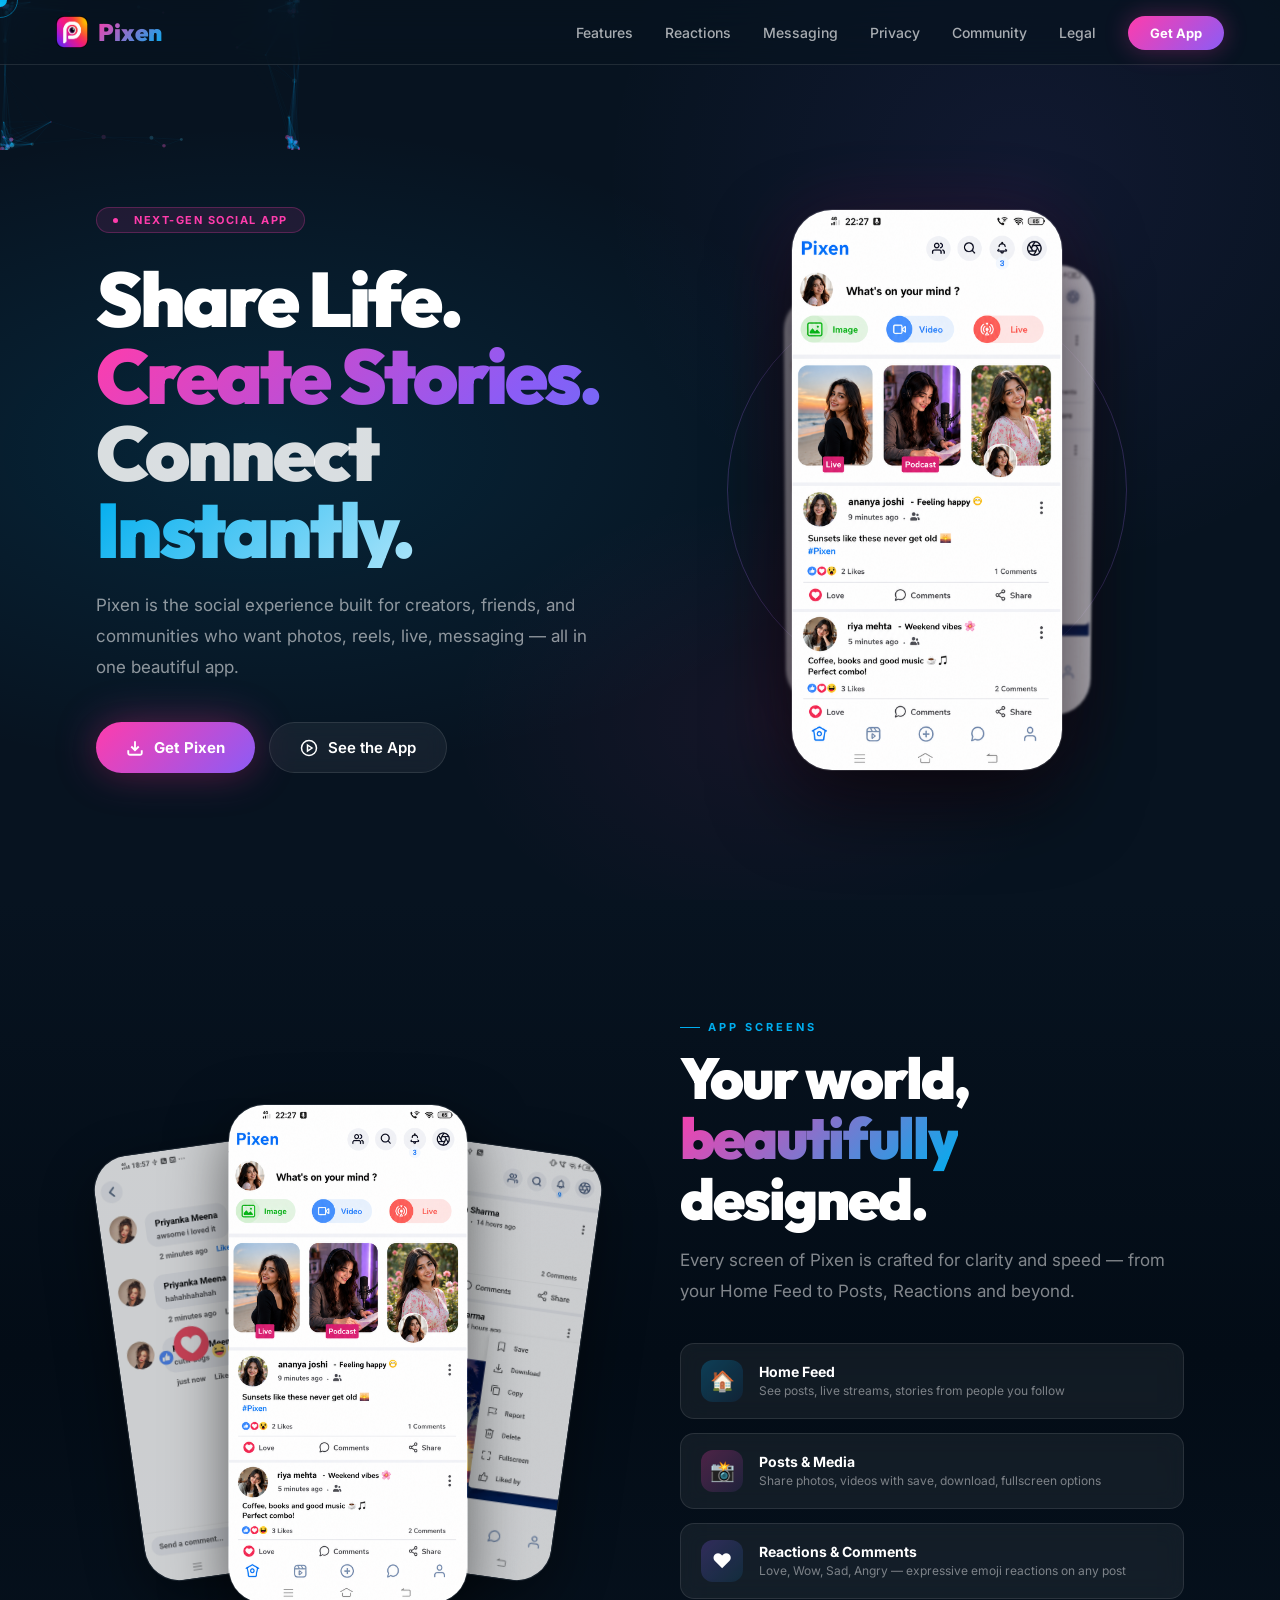
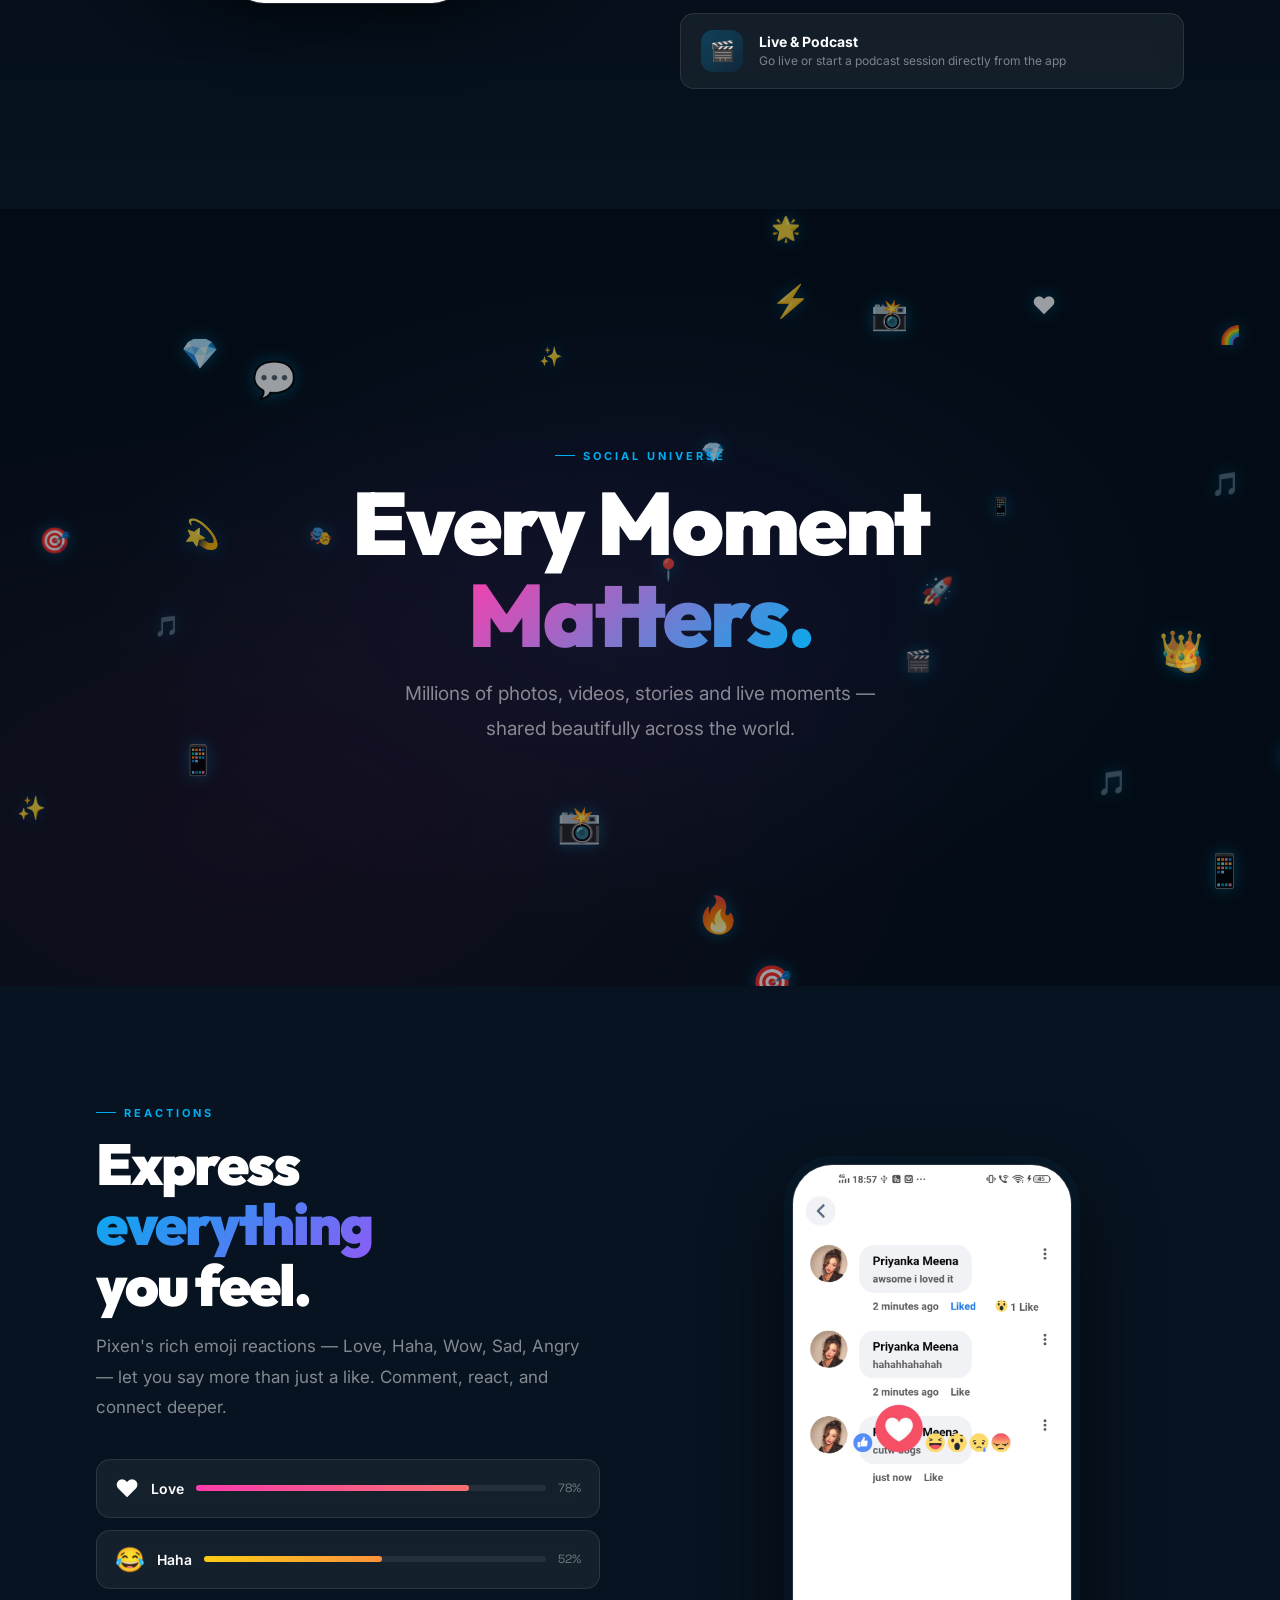
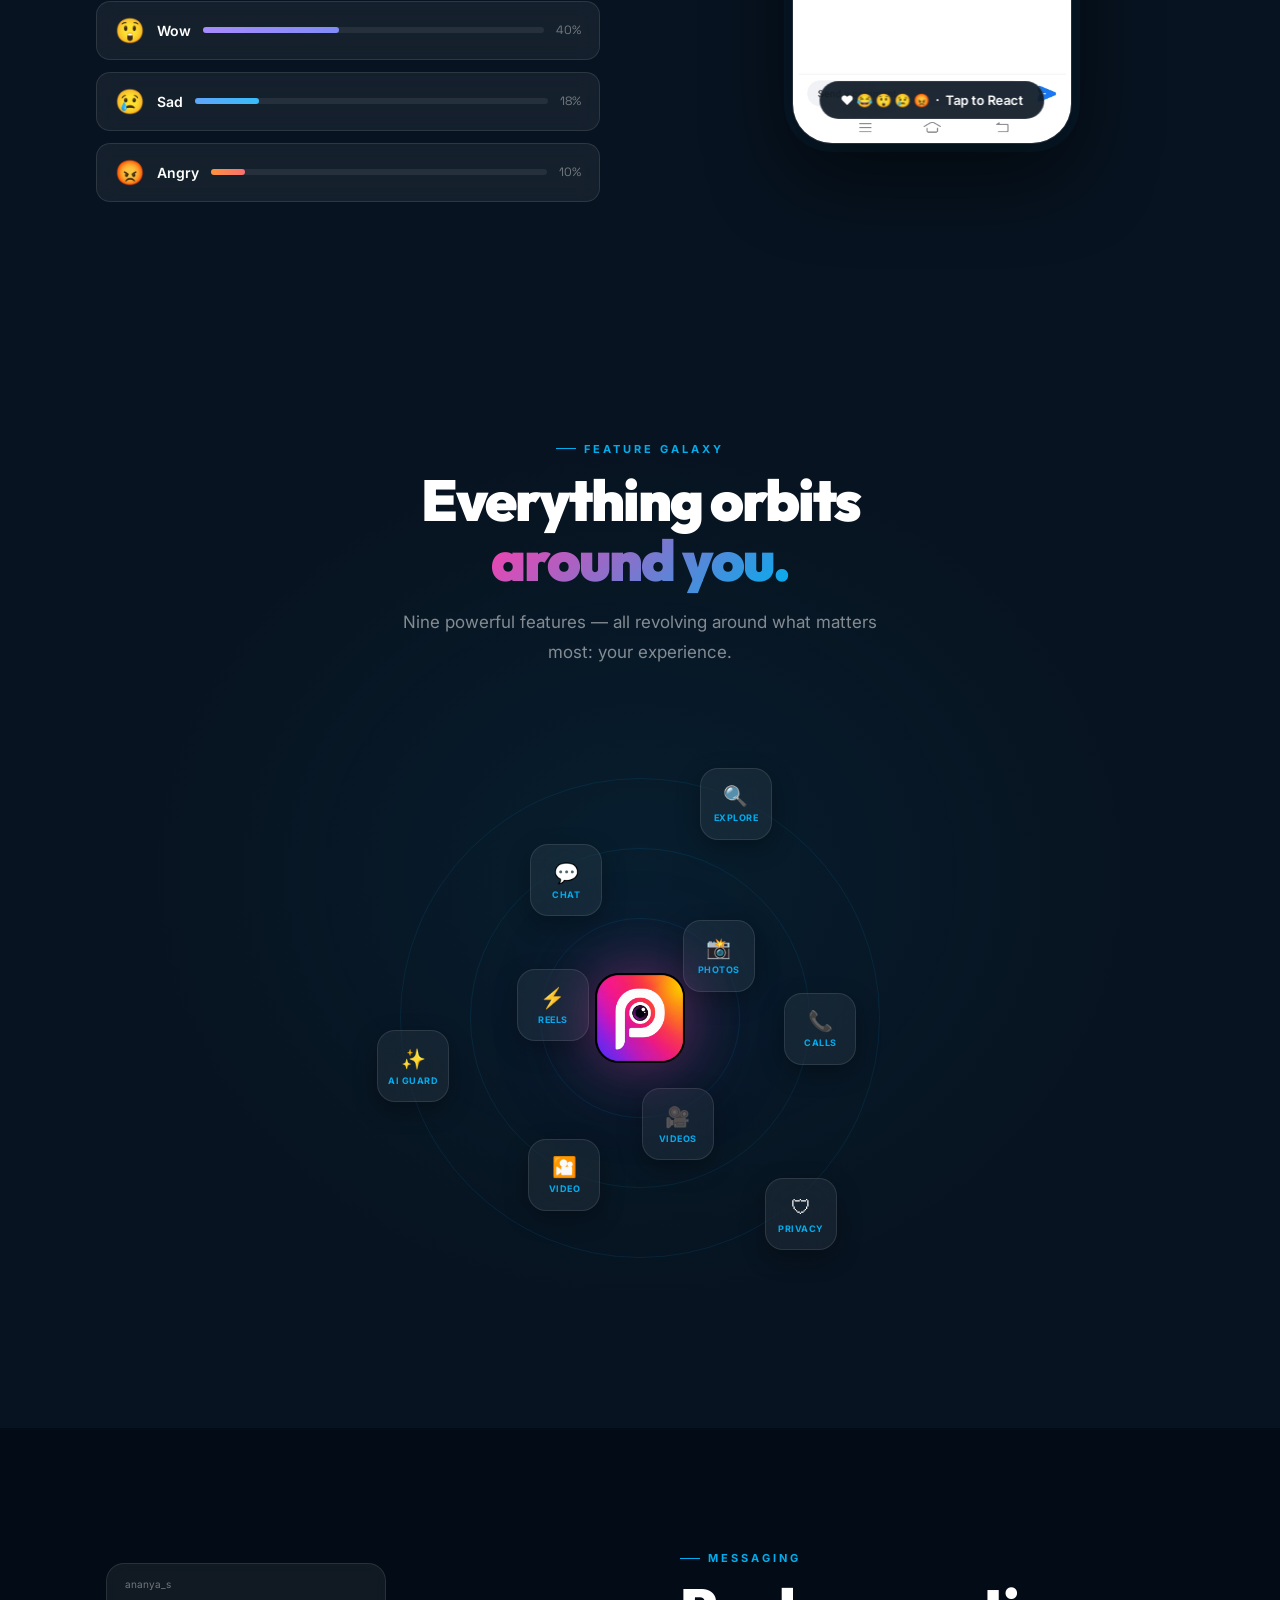
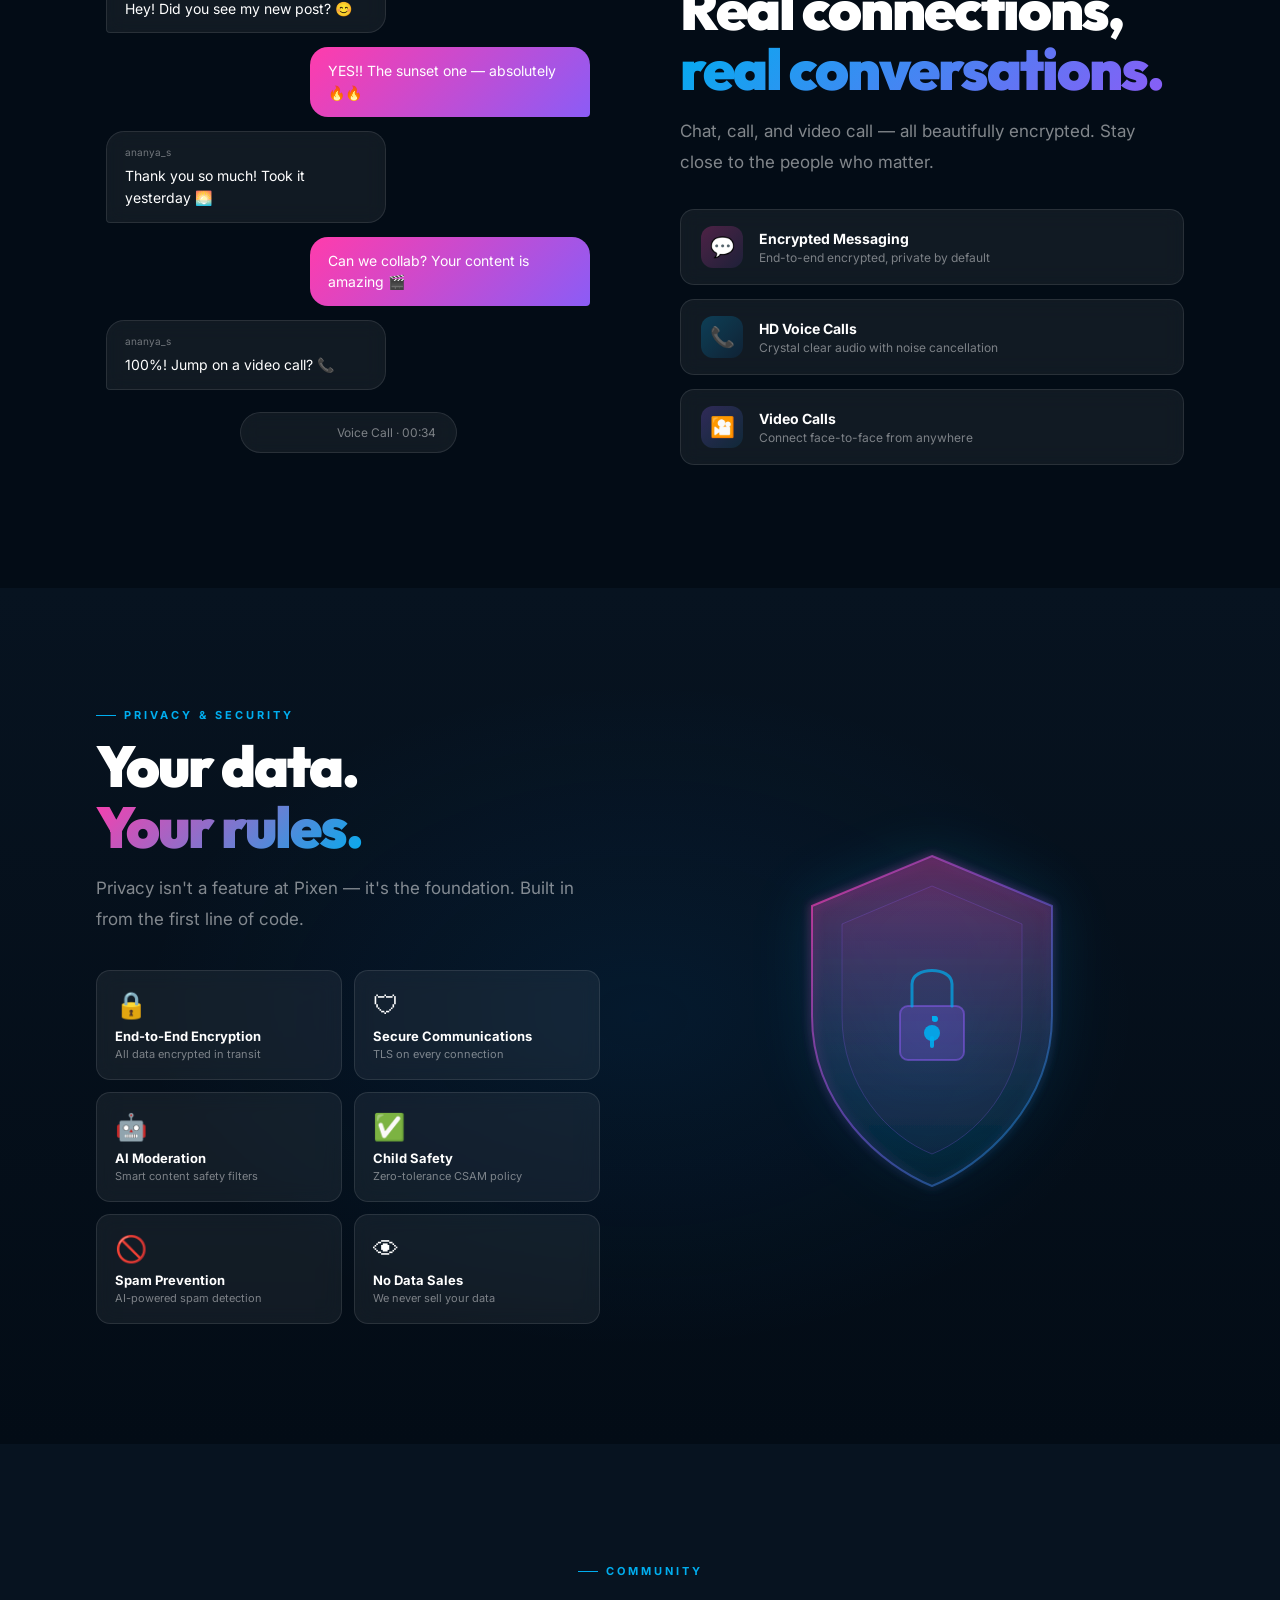
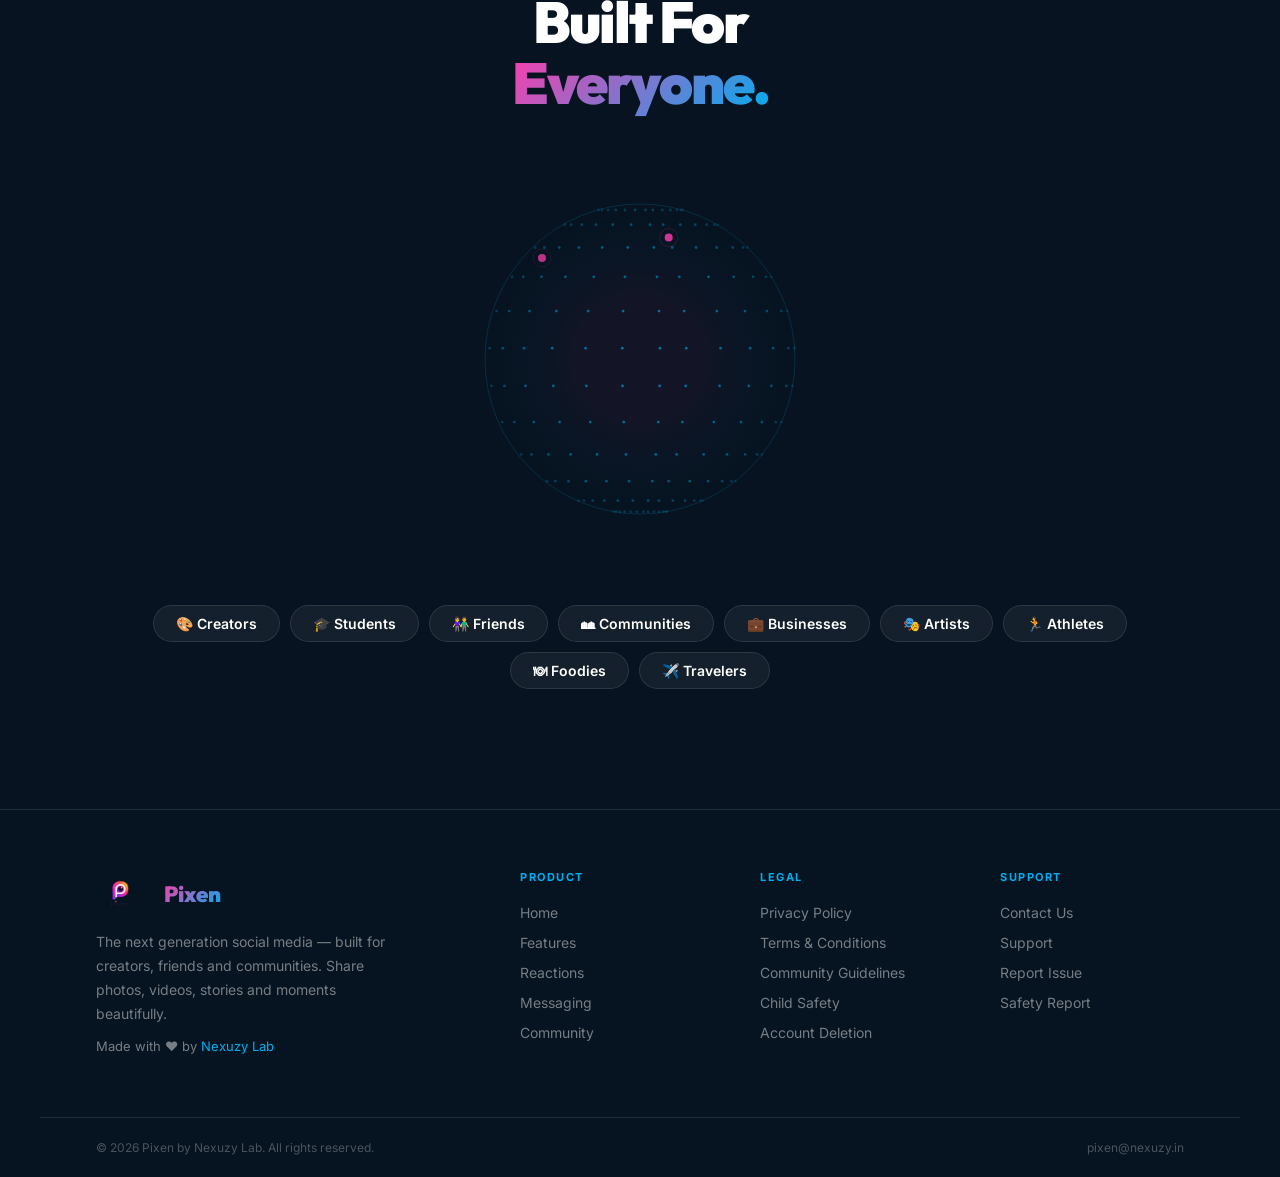
<file: index.html>
<!DOCTYPE html>
<html lang="en">
<head>
<meta charset="UTF-8">
<meta name="viewport" content="width=device-width, initial-scale=1.0">
<title>Pixen – The Next Generation Social Media Experience</title>
<meta name="description" content="Share photos, videos, stories and moments with Pixen. A beautiful social experience designed for creators, friends and communities.">
<meta name="keywords" content="Pixen, Social Media App, Photo Sharing, Video Sharing, Reels, Stories, Creator Platform, Messaging App">
<link rel="icon" type="image/png" href="icon.png">
<link rel="preconnect" href="https://fonts.googleapis.com">
<link href="https://fonts.googleapis.com/css2?family=Outfit:wght@300;400;600;700;800;900&family=Inter:wght@300;400;500;600&family=Space+Grotesk:wght@400;500;700&display=swap" rel="stylesheet">

<style>
:root {
  --sky: #00AEEF;
  --dark-blue: #0070D1;
  --deep: #071320;
  --deeper: #030c16;
  --white: #FFFFFF;
  --glass: rgba(255,255,255,0.06);
  --glass-border: rgba(255,255,255,0.1);
  --glow: rgba(0,174,239,0.35);
  --pink: #FF3CAC;
  --purple: #8B5CF6;
  --orange: #FF6B35;
}

*, *::before, *::after { margin: 0; padding: 0; box-sizing: border-box; }
html { scroll-behavior: smooth; }
body {
  background: var(--deep);
  color: var(--white);
  font-family: 'Inter', sans-serif;
  overflow-x: hidden;
  cursor: none;
}

/* ── CURSOR ── */
#cur { width:14px;height:14px;border-radius:50%;background:var(--sky);position:fixed;pointer-events:none;z-index:9999;transform:translate(-50%,-50%);transition:width .3s,height .3s;mix-blend-mode:screen; }
#cur2 { width:36px;height:36px;border-radius:50%;border:1.5px solid rgba(0,174,239,.5);position:fixed;pointer-events:none;z-index:9998;transform:translate(-50%,-50%);transition:left .12s ease,top .12s ease; }
body *:hover ~ #cur { width:28px;height:28px; }

/* ── SCROLL BAR ── */
#spbar { position:fixed;top:0;left:0;height:3px;background:linear-gradient(90deg,var(--pink),var(--sky),var(--purple));z-index:9999;transition:width .08s;box-shadow:0 0 8px var(--sky); }

/* ── NAV ── */
nav {
  position: fixed; top:0; left:0; right:0; z-index:1000;
  padding: 16px 56px;
  display: flex; align-items: center; justify-content: space-between;
  backdrop-filter: blur(24px);
  background: rgba(7,19,32,0.65);
  border-bottom: 1px solid var(--glass-border);
  transition: background .3s;
}
nav.scrolled { background: rgba(7,19,32,0.95); }
.nav-brand { display:flex;align-items:center;gap:10px;text-decoration:none; }
.nav-brand img { width:32px;height:32px;border-radius:8px; }
.nav-brand span { font-family:'Outfit',sans-serif;font-weight:900;font-size:24px;background:linear-gradient(135deg,var(--pink),var(--sky));-webkit-background-clip:text;-webkit-text-fill-color:transparent; }
.nav-links { display:flex;gap:32px;list-style:none; }
.nav-links a { color:rgba(255,255,255,.65);text-decoration:none;font-size:14px;font-weight:500;transition:color .25s; }
.nav-links a:hover { color:var(--sky); }
.nav-dl { background:linear-gradient(135deg,var(--pink),var(--purple));color:#fff!important;padding:9px 22px;border-radius:50px;font-weight:700!important;font-size:13px!important;box-shadow:0 0 24px rgba(255,60,172,.3);transition:box-shadow .3s!important; }
.nav-dl:hover { box-shadow:0 0 40px rgba(255,60,172,.5)!important;color:#fff!important; }

/* ── HERO ── */
#hero {
  min-height:100vh;
  display:flex; align-items:center;
  position:relative; overflow:hidden;
  background: radial-gradient(ellipse 80% 60% at 20% 50%, rgba(0,174,239,.12) 0%, transparent 60%),
              radial-gradient(ellipse 60% 80% at 80% 20%, rgba(139,92,246,.08) 0%, transparent 55%),
              radial-gradient(ellipse 50% 50% at 60% 80%, rgba(255,60,172,.06) 0%, transparent 50%),
              var(--deep);
}
#hero-canvas { position:absolute;inset:0;z-index:0; }

.hero-wrap {
  position:relative; z-index:5;
  display:grid; grid-template-columns:1fr 1fr;
  align-items:center; gap:60px;
  max-width:1200px; margin:0 auto; padding:0 56px;
  padding-top:80px;
}

/* left */
.hero-left { max-width:560px; }
.hero-pill {
  display:inline-flex;align-items:center;gap:8px;
  background:rgba(255,60,172,.1);border:1px solid rgba(255,60,172,.25);
  border-radius:50px;padding:5px 16px;font-size:11px;font-weight:700;
  color:var(--pink);letter-spacing:1.5px;text-transform:uppercase;margin-bottom:28px;
}
.hero-pill::before{content:'';width:5px;height:5px;background:var(--pink);border-radius:50%;animation:pdot 2s infinite;}
@keyframes pdot{0%,100%{opacity:1;transform:scale(1)}50%{opacity:.4;transform:scale(1.6)}}

.hero-h1 {
  font-family:'Outfit',sans-serif;font-weight:900;
  font-size:clamp(52px,6vw,80px);line-height:1.0;letter-spacing:-3px;
  margin-bottom:22px;
}
.hero-h1 .line1 { display:block;color:#fff; }
.hero-h1 .line2 {
  display:block;
  background:linear-gradient(135deg,var(--pink) 0%,var(--purple) 40%,var(--sky) 100%);
  -webkit-background-clip:text;-webkit-text-fill-color:transparent;
  background-size:200% 200%; animation:hgrad 5s ease infinite;
}
@keyframes hgrad{0%{background-position:0% 50%}50%{background-position:100% 50%}100%{background-position:0% 50%}}
.hero-h1 .line3 { display:block;color:rgba(255,255,255,.85); }
.hero-h1 .line4 {
  display:block;
  background:linear-gradient(135deg,var(--sky),#fff);
  -webkit-background-clip:text;-webkit-text-fill-color:transparent;
}

.hero-p { font-size:17px;color:rgba(255,255,255,.55);line-height:1.8;margin-bottom:40px;font-weight:400; }

.hero-btns { display:flex;gap:14px;flex-wrap:wrap; }
.btn-main {
  display:inline-flex;align-items:center;gap:10px;
  background:linear-gradient(135deg,var(--pink),var(--purple));
  color:#fff;padding:15px 30px;border-radius:50px;font-weight:700;font-size:15px;
  text-decoration:none;border:none;cursor:pointer;
  box-shadow:0 0 40px rgba(255,60,172,.35),0 4px 24px rgba(0,0,0,.3);
  transition:transform .3s,box-shadow .3s;position:relative;overflow:hidden;
}
.btn-main::before{content:'';position:absolute;inset:0;background:linear-gradient(135deg,rgba(255,255,255,.2),transparent);opacity:0;transition:opacity .3s;}
.btn-main:hover{transform:translateY(-3px);box-shadow:0 0 60px rgba(255,60,172,.5),0 8px 36px rgba(0,0,0,.4);}
.btn-main:hover::before{opacity:1;}
.btn-ghost {
  display:inline-flex;align-items:center;gap:10px;
  background:var(--glass);border:1px solid var(--glass-border);
  color:#fff;padding:15px 30px;border-radius:50px;font-weight:600;font-size:15px;
  text-decoration:none;backdrop-filter:blur(10px);transition:all .3s;
}
.btn-ghost:hover{background:rgba(255,255,255,.1);border-color:var(--sky);box-shadow:0 0 20px var(--glow);transform:translateY(-3px);}

/* right – phone stack */
.hero-right {
  position:relative;height:680px;
  display:flex;align-items:center;justify-content:center;
  perspective:1200px;
}
.phone-stack { position:relative;width:300px;height:620px; }

.phone-frame {
  position:absolute;
  border-radius:40px;
  overflow:hidden;
  box-shadow:0 30px 80px rgba(0,0,0,.6),0 0 0 1px rgba(255,255,255,.08);
  transition:transform .6s cubic-bezier(.23,1,.32,1);
}
.pf-main {
  width:270px;height:560px;
  top:30px;left:50%;transform:translateX(-50%);
  z-index:4;
  box-shadow:0 0 0 1px rgba(255,255,255,.12),0 30px 80px rgba(0,0,0,.7),0 0 80px rgba(255,60,172,.12);
  animation:pfloat 7s ease-in-out infinite;
}
.pf-back1 {
  width:240px;height:500px;
  top:60px;left:calc(50% + 60px);transform:translateX(-50%) rotateY(-12deg) rotateX(3deg) scale(.9);
  z-index:3;opacity:.7;filter:blur(1px);
  animation:pfloat2 7s ease-in-out infinite .5s;
}
.pf-back2 {
  width:220px;height:480px;
  top:80px;left:calc(50% - 50px);transform:translateX(-50%) rotateY(10deg) rotateX(2deg) scale(.85);
  z-index:3;opacity:.5;filter:blur(2px);
  animation:pfloat3 7s ease-in-out infinite 1s;
}
@keyframes pfloat{0%,100%{transform:translateX(-50%) translateY(0) rotateX(4deg) rotateY(-6deg)}50%{transform:translateX(-50%) translateY(-18px) rotateX(2deg) rotateY(-4deg)}}
@keyframes pfloat2{0%,100%{transform:translateX(-50%) rotateY(-12deg) rotateX(3deg) scale(.9) translateY(0)}50%{transform:translateX(-50%) rotateY(-10deg) rotateX(2deg) scale(.9) translateY(-12px)}}
@keyframes pfloat3{0%,100%{transform:translateX(-50%) rotateY(10deg) rotateX(2deg) scale(.85) translateY(0)}50%{transform:translateX(-50%) rotateY(8deg) rotateX(1deg) scale(.85) translateY(-8px)}}

.phone-frame img { width:100%;height:100%;object-fit:cover;object-position:top;display:block; }

/* glow rings */
.gring {
  position:absolute;border-radius:50%;border:1px solid;
  pointer-events:none;
  top:50%;left:50%;transform:translate(-50%,-50%);
  animation:gexpand 4s ease-out infinite;
}
@keyframes gexpand{0%{transform:translate(-50%,-50%) scale(.4);opacity:.7}100%{transform:translate(-50%,-50%) scale(1.8);opacity:0}}

/* ── SECTION SHARED ── */
.sec { position:relative;overflow:hidden;padding:120px 0; }
.sec-inner { max-width:1200px;margin:0 auto;padding:0 56px; }
.sec-tag { font-size:11px;font-weight:700;color:var(--sky);letter-spacing:3px;text-transform:uppercase;margin-bottom:14px;display:flex;align-items:center;gap:8px; }
.sec-tag::before { content:'';width:20px;height:1px;background:var(--sky); }
.sec-h { font-family:'Outfit',sans-serif;font-weight:900;font-size:clamp(36px,4.5vw,60px);line-height:1.05;letter-spacing:-2px;margin-bottom:16px; }
.sec-body { font-size:17px;color:rgba(255,255,255,.5);line-height:1.8;max-width:500px; }
.grad-txt { background:linear-gradient(135deg,var(--pink),var(--sky));-webkit-background-clip:text;-webkit-text-fill-color:transparent; }
.grad-txt2 { background:linear-gradient(135deg,var(--sky),var(--purple));-webkit-background-clip:text;-webkit-text-fill-color:transparent; }

/* reveal */
[data-r] { opacity:0;transform:translateY(36px);transition:opacity .9s,transform .9s; }
[data-r].on { opacity:1;transform:none; }
[data-r][data-d="1"]{transition-delay:.1s}[data-r][data-d="2"]{transition-delay:.2s}
[data-r][data-d="3"]{transition-delay:.3s}[data-r][data-d="4"]{transition-delay:.4s}
[data-r][data-d="5"]{transition-delay:.5s}

/* ── SECTION 2 — SCREENS SHOWCASE ── */
#screens { background:linear-gradient(180deg,var(--deep) 0%,var(--deeper) 50%,var(--deep) 100%); }
.screens-layout { display:grid;grid-template-columns:1fr 1fr;gap:80px;align-items:center; }

.phone-trio {
  position:relative;height:600px;
  display:flex;align-items:center;justify-content:center;
}
.pt-card {
  position:absolute;
  border-radius:36px;
  overflow:hidden;
  box-shadow:0 20px 60px rgba(0,0,0,.55);
  border:1px solid rgba(255,255,255,.1);
  transition:transform .4s,box-shadow .4s;
}
.pt-card:hover { transform:translateY(-12px) scale(1.03)!important;box-shadow:0 30px 80px rgba(0,0,0,.7),0 0 40px rgba(255,60,172,.15)!important; }
.pt-c { width:240px;height:500px;z-index:3;left:50%;transform:translateX(-50%);top:50px;animation:ptfloat 6s ease-in-out infinite; }
.pt-l { width:200px;height:430px;z-index:2;left:calc(50% - 130px);transform:translateX(-50%) rotate(-8deg);top:90px;opacity:.8;animation:ptfloat 6s ease-in-out infinite .8s; }
.pt-r { width:200px;height:430px;z-index:2;left:calc(50% + 130px);transform:translateX(-50%) rotate(8deg);top:90px;opacity:.8;animation:ptfloat 6s ease-in-out infinite 1.4s; }
@keyframes ptfloat{0%,100%{margin-top:0}50%{margin-top:-14px}}
.pt-card img { width:100%;height:100%;object-fit:cover;object-position:top; }

.feature-pills { display:flex;flex-direction:column;gap:14px;margin-top:36px; }
.fp {
  display:flex;align-items:center;gap:16px;
  background:var(--glass);border:1px solid var(--glass-border);
  border-radius:14px;padding:16px 20px;
  backdrop-filter:blur(10px);
  transition:all .35s;cursor:default;
}
.fp:hover { background:rgba(255,60,172,.07);border-color:rgba(255,60,172,.3);transform:translateX(8px);box-shadow:0 0 24px rgba(255,60,172,.1); }
.fp-icon { width:42px;height:42px;border-radius:12px;display:flex;align-items:center;justify-content:center;font-size:20px;flex-shrink:0; }
.fp-icon.blue { background:linear-gradient(135deg,rgba(0,174,239,.25),rgba(0,112,209,.1)); }
.fp-icon.pink { background:linear-gradient(135deg,rgba(255,60,172,.25),rgba(139,92,246,.1)); }
.fp-icon.purple { background:linear-gradient(135deg,rgba(139,92,246,.25),rgba(0,174,239,.1)); }
.fp-title { font-weight:700;font-size:14px;margin-bottom:3px; }
.fp-sub { font-size:12px;color:rgba(255,255,255,.45); }

/* ── SECTION 3 — SOCIAL UNIVERSE ── */
#universe {
  min-height:85vh;display:flex;align-items:center;
  background:radial-gradient(ellipse at center,rgba(139,92,246,.08) 0%,transparent 60%),
              radial-gradient(ellipse at 20% 80%,rgba(255,60,172,.06) 0%,transparent 50%),
              var(--deeper);
  text-align:center;overflow:hidden;
}
#fi-layer { position:absolute;inset:0;pointer-events:none; }
.fi { position:absolute;opacity:.6;animation:fidrift ease-in-out infinite;filter:drop-shadow(0 0 8px rgba(0,174,239,.4)); }
@keyframes fidrift{0%,100%{transform:translateY(0) rotate(0deg);opacity:.4}50%{transform:translateY(-28px) rotate(8deg);opacity:.75}}
.universe-text { position:relative;z-index:2;padding:120px 56px;width:100%; }
.universe-text .sec-h { font-size:clamp(50px,7vw,88px); }

/* ── SECTION 4 — COMMENTS SHOWCASE ── */
#comments-sec { background:var(--deep); }
.comments-layout { display:grid;grid-template-columns:1fr 1fr;gap:80px;align-items:center; }
.comment-phone {
  position:relative;width:280px;height:580px;margin:0 auto;
  border-radius:40px;overflow:hidden;
  border:1.5px solid rgba(255,255,255,.12);
  box-shadow:0 0 0 8px rgba(0,174,239,.04),0 30px 80px rgba(0,0,0,.6);
  animation:cpfloat 6s ease-in-out infinite;
}
@keyframes cpfloat{0%,100%{transform:translateY(0) rotateX(3deg) rotateY(8deg)}50%{transform:translateY(-16px) rotateX(2deg) rotateY(6deg)}}
.comment-phone img { width:100%;height:100%;object-fit:cover;object-position:top; }
.comment-badge {
  position:absolute;bottom:24px;left:50%;transform:translateX(-50%);
  background:rgba(7,19,32,.9);border:1px solid rgba(255,255,255,.1);
  border-radius:50px;padding:10px 20px;backdrop-filter:blur(20px);
  white-space:nowrap;display:flex;align-items:center;gap:8px;
  font-size:13px;font-weight:600;
}

.reactions-demo { display:flex;flex-direction:column;gap:12px;margin-top:32px; }
.react-row {
  display:flex;align-items:center;gap:12px;
  padding:14px 18px;background:var(--glass);border:1px solid var(--glass-border);
  border-radius:14px;backdrop-filter:blur(10px);transition:all .3s;
}
.react-row:hover{background:rgba(0,174,239,.07);border-color:rgba(0,174,239,.25);transform:translateX(6px);}
.react-emoji { font-size:24px; }
.react-label { font-size:14px;font-weight:600; }
.react-bar { flex:1;height:6px;border-radius:3px;background:rgba(255,255,255,.07); }
.react-fill { height:100%;border-radius:3px;transition:width 1.5s ease; }
.react-pct { font-size:12px;color:rgba(255,255,255,.4);font-family:'Space Grotesk',sans-serif; }

/* ── SECTION 5 — FEATURE GALAXY ── */
#galaxy {
  background:radial-gradient(ellipse at center,rgba(0,174,239,.07) 0%,transparent 55%), var(--deep);
  text-align:center;
}
.orbit-sys {
  position:relative;width:580px;height:580px;margin:60px auto 0;
}
.orbit-ring {
  position:absolute;top:50%;left:50%;border-radius:50%;
  border:1px solid rgba(0,174,239,.1);transform:translate(-50%,-50%);
}
.or1{width:200px;height:200px;animation:ospin 14s linear infinite;}
.or2{width:340px;height:340px;animation:ospin 22s linear infinite reverse;}
.or3{width:480px;height:480px;animation:ospin 32s linear infinite;}
@keyframes ospin{from{transform:translate(-50%,-50%) rotate(0deg)}to{transform:translate(-50%,-50%) rotate(360deg)}}
.orbit-logo {
  position:absolute;top:50%;left:50%;transform:translate(-50%,-50%);
  width:90px;height:90px;border-radius:24px;overflow:hidden;
  box-shadow:0 0 60px rgba(255,60,172,.35),0 0 120px rgba(139,92,246,.2);
  z-index:10;animation:logopulse 3s ease-in-out infinite;
}
.orbit-logo img { width:100%;height:100%;object-fit:cover; }
@keyframes logopulse{0%,100%{box-shadow:0 0 40px rgba(255,60,172,.3),0 0 80px rgba(139,92,246,.15)}50%{box-shadow:0 0 70px rgba(255,60,172,.5),0 0 140px rgba(139,92,246,.3)}}
.ocard {
  position:absolute;top:50%;left:50%;
  width:72px;height:72px;
  background:var(--glass);border:1px solid var(--glass-border);border-radius:18px;
  backdrop-filter:blur(20px);
  display:flex;flex-direction:column;align-items:center;justify-content:center;gap:4px;
  font-size:20px;cursor:default;
  box-shadow:0 8px 24px rgba(0,0,0,.3);
  transition:transform .3s,background .3s,box-shadow .3s;
}
.ocard span { font-size:9px;font-weight:700;color:var(--sky);letter-spacing:.5px;text-transform:uppercase; }
.ocard:hover { background:rgba(255,60,172,.12);border-color:rgba(255,60,172,.4);box-shadow:0 0 24px rgba(255,60,172,.2);transform:translate(-50%,-50%) scale(1.2)!important; }

/* ── SECTION 6 — MESSAGING ── */
#messaging { background:var(--deeper); }
.msg-layout { display:grid;grid-template-columns:1fr 1fr;gap:80px;align-items:center; }
.chat-visual {
  position:relative;height:520px;
  display:flex;flex-direction:column;justify-content:center;gap:14px;
  padding:0 10px;
}
.cbub {
  max-width:280px;padding:13px 18px;border-radius:18px;font-size:14px;
  line-height:1.55;position:relative;
  animation:bubappear .5s ease forwards;opacity:0;
}
@keyframes bubappear{from{opacity:0;transform:translateY(8px)}to{opacity:1;transform:none}}
.cbub.recv { background:var(--glass);border:1px solid var(--glass-border);border-radius:18px 18px 18px 4px;backdrop-filter:blur(10px); }
.cbub.sent { background:linear-gradient(135deg,var(--pink),var(--purple));border-radius:18px 18px 4px 18px;align-self:flex-end; }
.cbub-name { font-size:10px;color:rgba(255,255,255,.4);margin-bottom:5px; }
.wave-line {
  align-self:center;
  display:flex;align-items:center;gap:3px;
  background:var(--glass);border:1px solid var(--glass-border);
  border-radius:30px;padding:12px 20px;backdrop-filter:blur(10px);
  margin-top:8px;
}
.wb { width:3px;background:var(--sky);border-radius:2px;animation:wanim 1s ease-in-out infinite; }
@keyframes wanim{0%,100%{height:5px}50%{height:26px}}
.wave-line span { font-size:12px;color:rgba(255,255,255,.45);margin-left:10px; }

/* ── SECTION 7 — SECURITY ── */
#security {
  background:radial-gradient(ellipse at center,rgba(0,112,209,.1) 0%,transparent 55%),
             linear-gradient(180deg,var(--deep),var(--deeper));
}
.sec-layout { display:grid;grid-template-columns:1fr 1fr;gap:80px;align-items:center; }
.shield-wrap { position:relative;width:300px;height:360px;margin:0 auto; }
.shield-svg { width:100%;height:100%;filter:drop-shadow(0 0 28px rgba(0,174,239,.4));animation:shrot 8s ease-in-out infinite; }
@keyframes shrot{0%,100%{transform:rotateY(0deg) rotateX(4deg)}50%{transform:rotateY(14deg) rotateX(7deg)}}
.sp-dot { position:absolute;top:50%;left:50%;width:5px;height:5px;border-radius:50%;background:var(--sky); animation:spOrbit ease-in-out infinite; }
@keyframes spOrbit{0%{transform:rotate(0deg) translateX(130px) rotate(0deg);opacity:0}10%{opacity:1}90%{opacity:1}100%{transform:rotate(360deg) translateX(130px) rotate(-360deg);opacity:0}}
.sec-grid { display:grid;grid-template-columns:1fr 1fr;gap:12px;margin-top:36px; }
.sgcard {
  background:var(--glass);border:1px solid var(--glass-border);border-radius:14px;
  padding:18px;backdrop-filter:blur(10px);transition:all .3s;
}
.sgcard:hover{background:rgba(0,174,239,.08);border-color:rgba(0,174,239,.3);transform:translateY(-4px);box-shadow:0 10px 28px rgba(0,174,239,.12);}
.sgcard-icon{font-size:26px;margin-bottom:8px;}
.sgcard-title{font-weight:700;font-size:13px;margin-bottom:3px;}
.sgcard-sub{font-size:11px;color:rgba(255,255,255,.45);}

/* ── SECTION 8 — COMMUNITY ── */
#community { background:var(--deep);text-align:center; }
.globe-wrap { position:relative;width:380px;height:380px;margin:56px auto; }
#globe-cv { width:100%;height:100%; }
.ctags { display:flex;flex-wrap:wrap;gap:10px;justify-content:center;margin-top:32px; }
.ctag {
  background:var(--glass);border:1px solid var(--glass-border);border-radius:50px;
  padding:9px 22px;font-size:14px;font-weight:600;backdrop-filter:blur(10px);
  transition:all .3s;cursor:default;
}
.ctag:hover{background:rgba(255,60,172,.12);border-color:rgba(255,60,172,.35);color:var(--pink);transform:translateY(-4px);box-shadow:0 8px 20px rgba(255,60,172,.15);}

/* ── FOOTER ── */
footer {
  background:rgba(7,19,32,.97);border-top:1px solid var(--glass-border);
}
.ft-top {
  padding:60px 56px;display:grid;
  grid-template-columns:2fr 1fr 1fr 1fr;gap:56px;
  max-width:1200px;margin:0 auto;
}
.ft-brand p{font-size:14px;color:rgba(255,255,255,.45);margin-top:12px;line-height:1.7;max-width:300px;}
.ft-brand img{width:48px;height:48px;border-radius:12px;}
.ft-brand-row{display:flex;align-items:center;gap:10px;margin-bottom:0;}
.ft-brand-name{font-family:'Outfit',sans-serif;font-weight:900;font-size:22px;background:linear-gradient(135deg,var(--pink),var(--sky));-webkit-background-clip:text;-webkit-text-fill-color:transparent;}
.ft-col h4{font-size:11px;font-weight:700;letter-spacing:1.5px;text-transform:uppercase;color:var(--sky);margin-bottom:18px;}
.ft-col ul{list-style:none;}
.ft-col ul li{margin-bottom:10px;}
.ft-col ul li a{color:rgba(255,255,255,.45);text-decoration:none;font-size:14px;transition:color .25s;}
.ft-col ul li a:hover{color:var(--sky);}
.ft-bottom {
  max-width:1200px;margin:0 auto;padding:22px 56px;
  border-top:1px solid var(--glass-border);
  display:flex;justify-content:space-between;align-items:center;
}
.ft-bottom p{font-size:12px;color:rgba(255,255,255,.28);}

/* ── RESPONSIVE ── */
@media(max-width:900px){
  nav{padding:14px 20px;}
  .nav-links{display:none;}
  .hero-wrap{grid-template-columns:1fr;padding:0 20px;padding-top:100px;}
  .hero-right{height:460px;}
  .pf-back1,.pf-back2{display:none;}
  .screens-layout,.comments-layout,.msg-layout,.sec-layout{grid-template-columns:1fr;}
  .sec-inner{padding:0 20px;}
  .ft-top{grid-template-columns:1fr;padding:40px 20px;gap:28px;}
  .ft-bottom{flex-direction:column;gap:10px;padding:20px;text-align:center;}
  .orbit-sys{width:320px;height:320px;}
}
</style>
</head>
<body>

<div id="cur"></div>
<div id="cur2"></div>
<div id="spbar"></div>

<!-- NAV -->
<nav id="mainnav">
  <a href="#" class="nav-brand">
    <img src="icon.png" alt="Pixen Icon">
    <span>Pixen</span>
  </a>
  <ul class="nav-links">
    <li><a href="#screens">Features</a></li>
    <li><a href="#comments-sec">Reactions</a></li>
    <li><a href="#messaging">Messaging</a></li>
    <li><a href="#security">Privacy</a></li>
    <li><a href="#community">Community</a></li>
    <li><a href="privacy-policy.html">Legal</a></li>
    <li><a href="#screens" class="nav-dl">Get App</a></li>
  </ul>
</nav>

<!-- ══════════════ HERO ══════════════ -->
<section id="hero">
  <canvas id="hero-canvas"></canvas>

  <div class="hero-wrap">
    <!-- LEFT -->
    <div class="hero-left">
      <div class="hero-pill" data-r>
        <span></span> Next-Gen Social App
      </div>
      <h1 class="hero-h1" data-r data-d="1">
        <span class="line1">Share Life.</span>
        <span class="line2">Create Stories.</span>
        <span class="line3">Connect</span>
        <span class="line4">Instantly.</span>
      </h1>
      <p class="hero-p" data-r data-d="2">
        Pixen is the social experience built for creators, friends, and communities who want photos, reels, live, messaging — all in one beautiful app.
      </p>
      <div class="hero-btns" data-r data-d="3">
        <a href="#screens" class="btn-main">
          <svg width="18" height="18" fill="none" stroke="currentColor" stroke-width="2.5" viewBox="0 0 24 24"><path d="M21 15v4a2 2 0 01-2 2H5a2 2 0 01-2-2v-4"/><polyline points="7 10 12 15 17 10"/><line x1="12" y1="15" x2="12" y2="3"/></svg>
          Get Pixen
        </a>
        <a href="#screens" class="btn-ghost">
          <svg width="18" height="18" fill="none" stroke="currentColor" stroke-width="2" viewBox="0 0 24 24"><circle cx="12" cy="12" r="10"/><polygon points="10 8 16 12 10 16 10 8"/></svg>
          See the App
        </a>
      </div>
    </div>

    <!-- RIGHT — real phone screenshots -->
    <div class="hero-right" id="heroRight" data-r data-d="2">
      <!-- glow rings -->
      <div class="gring" style="width:400px;height:400px;border-color:rgba(255,60,172,.15);animation-delay:0s;"></div>
      <div class="gring" style="width:400px;height:400px;border-color:rgba(0,174,239,.1);animation-delay:1.4s;"></div>
      <div class="gring" style="width:400px;height:400px;border-color:rgba(139,92,246,.1);animation-delay:2.8s;"></div>

      <div class="phone-stack">
        <div class="phone-frame pf-back2">
          <img src="comment.jpg" alt="Pixen Reactions">
        </div>
        <div class="phone-frame pf-back1">
          <img src="post.png" alt="Pixen Post">
        </div>
        <div class="phone-frame pf-main" id="mainPhone">
          <img src="home.png" alt="Pixen Home Feed">
        </div>
      </div>
    </div>
  </div>
</section>

<!-- ══════════════ SCREENS SHOWCASE ══════════════ -->
<section id="screens" class="sec">
  <div class="sec-inner">
    <div class="screens-layout">
      <div class="phone-trio" data-r>
        <div class="pt-card pt-l">
          <img src="comment.jpg" alt="Pixen Comments">
        </div>
        <div class="pt-card pt-r">
          <img src="post.png" alt="Pixen Post">
        </div>
        <div class="pt-card pt-c">
          <img src="home.png" alt="Pixen Home">
        </div>
      </div>

      <div data-r data-d="2">
        <div class="sec-tag">App Screens</div>
        <h2 class="sec-h">Your world,<br><span class="grad-txt">beautifully</span><br>designed.</h2>
        <p class="sec-body">Every screen of Pixen is crafted for clarity and speed — from your Home Feed to Posts, Reactions and beyond.</p>

        <div class="feature-pills">
          <div class="fp" data-r data-d="2">
            <div class="fp-icon blue">🏠</div>
            <div>
              <div class="fp-title">Home Feed</div>
              <div class="fp-sub">See posts, live streams, stories from people you follow</div>
            </div>
          </div>
          <div class="fp" data-r data-d="3">
            <div class="fp-icon pink">📸</div>
            <div>
              <div class="fp-title">Posts & Media</div>
              <div class="fp-sub">Share photos, videos with save, download, fullscreen options</div>
            </div>
          </div>
          <div class="fp" data-r data-d="4">
            <div class="fp-icon purple">❤️</div>
            <div>
              <div class="fp-title">Reactions & Comments</div>
              <div class="fp-sub">Love, Wow, Sad, Angry — expressive emoji reactions on any post</div>
            </div>
          </div>
          <div class="fp" data-r data-d="5">
            <div class="fp-icon blue">🎬</div>
            <div>
              <div class="fp-title">Live & Podcast</div>
              <div class="fp-sub">Go live or start a podcast session directly from the app</div>
            </div>
          </div>
        </div>
      </div>
    </div>
  </div>
</section>

<!-- ══════════════ SOCIAL UNIVERSE ══════════════ -->
<section id="universe" class="sec">
  <div id="fi-layer"></div>
  <div class="universe-text">
    <div class="sec-tag" style="justify-content:center;" data-r>Social Universe</div>
    <h2 class="sec-h" data-r data-d="1" style="font-size:clamp(50px,7vw,88px);">Every Moment<br><span class="grad-txt">Matters.</span></h2>
    <p class="sec-body" data-r data-d="2" style="margin:0 auto;text-align:center;font-size:19px;">
      Millions of photos, videos, stories and live moments — shared beautifully across the world.
    </p>
  </div>
</section>

<!-- ══════════════ COMMENTS & REACTIONS ══════════════ -->
<section id="comments-sec" class="sec">
  <div class="sec-inner">
    <div class="comments-layout">
      <div data-r>
        <div class="sec-tag">Reactions</div>
        <h2 class="sec-h">Express<br><span class="grad-txt2">everything</span><br>you feel.</h2>
        <p class="sec-body">Pixen's rich emoji reactions — Love, Haha, Wow, Sad, Angry — let you say more than just a like. Comment, react, and connect deeper.</p>

        <div class="reactions-demo" style="margin-top:36px;">
          <div class="react-row">
            <span class="react-emoji">❤️</span>
            <span class="react-label">Love</span>
            <div class="react-bar"><div class="react-fill" style="width:0%;background:linear-gradient(90deg,#FF3CAC,#f87171);" data-w="78%"></div></div>
            <span class="react-pct">78%</span>
          </div>
          <div class="react-row">
            <span class="react-emoji">😂</span>
            <span class="react-label">Haha</span>
            <div class="react-bar"><div class="react-fill" style="width:0%;background:linear-gradient(90deg,#facc15,#fb923c);" data-w="52%"></div></div>
            <span class="react-pct">52%</span>
          </div>
          <div class="react-row">
            <span class="react-emoji">😲</span>
            <span class="react-label">Wow</span>
            <div class="react-bar"><div class="react-fill" style="width:0%;background:linear-gradient(90deg,#a78bfa,#818cf8);" data-w="40%"></div></div>
            <span class="react-pct">40%</span>
          </div>
          <div class="react-row">
            <span class="react-emoji">😢</span>
            <span class="react-label">Sad</span>
            <div class="react-bar"><div class="react-fill" style="width:0%;background:linear-gradient(90deg,#60a5fa,#38bdf8);" data-w="18%"></div></div>
            <span class="react-pct">18%</span>
          </div>
          <div class="react-row">
            <span class="react-emoji">😡</span>
            <span class="react-label">Angry</span>
            <div class="react-bar"><div class="react-fill" style="width:0%;background:linear-gradient(90deg,#fb923c,#f87171);" data-w="10%"></div></div>
            <span class="react-pct">10%</span>
          </div>
        </div>
      </div>

      <div class="comment-phone" data-r data-d="2" style="perspective:800px;">
        <img src="comment.jpg" alt="Pixen Comments and Reactions">
        <div class="comment-badge">
          ❤️ 😂 😲 😢 😡 &nbsp;·&nbsp; Tap to React
        </div>
      </div>
    </div>
  </div>
</section>

<!-- ══════════════ FEATURE GALAXY ══════════════ -->
<section id="galaxy" class="sec">
  <div class="sec-inner">
    <div class="sec-tag" style="justify-content:center;" data-r>Feature Galaxy</div>
    <h2 class="sec-h" data-r data-d="1" style="text-align:center;">Everything orbits<br><span class="grad-txt">around you.</span></h2>
    <p class="sec-body" data-r data-d="2" style="margin:0 auto;text-align:center;">Nine powerful features — all revolving around what matters most: your experience.</p>

    <div class="orbit-sys" data-r data-d="2">
      <div class="orbit-ring or1"></div>
      <div class="orbit-ring or2"></div>
      <div class="orbit-ring or3"></div>
      <div class="orbit-logo">
        <img src="icon.png" alt="Pixen">
      </div>
      <!-- cards placed by JS -->
    </div>
  </div>
</section>

<!-- ══════════════ MESSAGING ══════════════ -->
<section id="messaging" class="sec">
  <div class="sec-inner">
    <div class="msg-layout">
      <div class="chat-visual" data-r>
        <div class="cbub recv" style="animation-delay:.2s;">
          <div class="cbub-name">ananya_s</div>
          Hey! Did you see my new post? 😊
        </div>
        <div class="cbub sent" style="animation-delay:.8s;">
          YES!! The sunset one — absolutely 🔥🔥
        </div>
        <div class="cbub recv" style="animation-delay:1.4s;">
          <div class="cbub-name">ananya_s</div>
          Thank you so much! Took it yesterday 🌅
        </div>
        <div class="cbub sent" style="animation-delay:2s;">
          Can we collab? Your content is amazing 🎬
        </div>
        <div class="cbub recv" style="animation-delay:2.6s;">
          <div class="cbub-name">ananya_s</div>
          100%! Jump on a video call? 📞
        </div>
        <div class="wave-line" style="animation-delay:3.2s;">
          <div class="wb" style="animation-delay:0s;"></div>
          <div class="wb" style="animation-delay:.1s;"></div>
          <div class="wb" style="animation-delay:.2s;"></div>
          <div class="wb" style="animation-delay:.15s;"></div>
          <div class="wb" style="animation-delay:.05s;"></div>
          <div class="wb" style="animation-delay:.25s;"></div>
          <div class="wb" style="animation-delay:.35s;"></div>
          <div class="wb" style="animation-delay:.2s;"></div>
          <div class="wb" style="animation-delay:.1s;"></div>
          <div class="wb" style="animation-delay:.3s;"></div>
          <div class="wb" style="animation-delay:.4s;"></div>
          <span>Voice Call · 00:34</span>
        </div>
      </div>

      <div data-r data-d="2">
        <div class="sec-tag">Messaging</div>
        <h2 class="sec-h">Real connections,<br><span class="grad-txt2">real conversations.</span></h2>
        <p class="sec-body">Chat, call, and video call — all beautifully encrypted. Stay close to the people who matter.</p>

        <div class="feature-pills" style="margin-top:32px;">
          <div class="fp">
            <div class="fp-icon pink">💬</div>
            <div><div class="fp-title">Encrypted Messaging</div><div class="fp-sub">End-to-end encrypted, private by default</div></div>
          </div>
          <div class="fp">
            <div class="fp-icon blue">📞</div>
            <div><div class="fp-title">HD Voice Calls</div><div class="fp-sub">Crystal clear audio with noise cancellation</div></div>
          </div>
          <div class="fp">
            <div class="fp-icon purple">🎦</div>
            <div><div class="fp-title">Video Calls</div><div class="fp-sub">Connect face-to-face from anywhere</div></div>
          </div>
        </div>
      </div>
    </div>
  </div>
</section>

<!-- ══════════════ SECURITY ══════════════ -->
<section id="security" class="sec">
  <div class="sec-inner">
    <div class="sec-layout">
      <div data-r>
        <div class="sec-tag">Privacy & Security</div>
        <h2 class="sec-h">Your data.<br><span class="grad-txt">Your rules.</span></h2>
        <p class="sec-body">Privacy isn't a feature at Pixen — it's the foundation. Built in from the first line of code.</p>

        <div class="sec-grid">
          <div class="sgcard"><div class="sgcard-icon">🔒</div><div class="sgcard-title">End-to-End Encryption</div><div class="sgcard-sub">All data encrypted in transit</div></div>
          <div class="sgcard"><div class="sgcard-icon">🛡</div><div class="sgcard-title">Secure Communications</div><div class="sgcard-sub">TLS on every connection</div></div>
          <div class="sgcard"><div class="sgcard-icon">🤖</div><div class="sgcard-title">AI Moderation</div><div class="sgcard-sub">Smart content safety filters</div></div>
          <div class="sgcard"><div class="sgcard-icon">✅</div><div class="sgcard-title">Child Safety</div><div class="sgcard-sub">Zero-tolerance CSAM policy</div></div>
          <div class="sgcard"><div class="sgcard-icon">🚫</div><div class="sgcard-title">Spam Prevention</div><div class="sgcard-sub">AI-powered spam detection</div></div>
          <div class="sgcard"><div class="sgcard-icon">👁</div><div class="sgcard-title">No Data Sales</div><div class="sgcard-sub">We never sell your data</div></div>
        </div>
      </div>

      <div class="shield-wrap" data-r data-d="2">
        <svg class="shield-svg" viewBox="0 0 300 360" fill="none" xmlns="http://www.w3.org/2000/svg">
          <defs>
            <linearGradient id="sg1" x1="0" y1="0" x2="1" y2="1">
              <stop offset="0%" stop-color="#FF3CAC" stop-opacity=".7"/>
              <stop offset="50%" stop-color="#8B5CF6" stop-opacity=".5"/>
              <stop offset="100%" stop-color="#00AEEF" stop-opacity=".4"/>
            </linearGradient>
            <linearGradient id="sg2" x1="0" y1="0" x2="0" y2="1">
              <stop offset="0%" stop-color="rgba(255,60,172,.2)"/>
              <stop offset="100%" stop-color="rgba(0,174,239,.04)"/>
            </linearGradient>
            <filter id="gf"><feGaussianBlur stdDeviation="5" result="b"/><feMerge><feMergeNode in="b"/><feMergeNode in="SourceGraphic"/></feMerge></filter>
          </defs>
          <path d="M150 20 L270 70 L270 180 C270 270 200 330 150 350 C100 330 30 270 30 180 L30 70 Z" fill="url(#sg2)" stroke="url(#sg1)" stroke-width="2" filter="url(#gf)"/>
          <path d="M150 50 L240 88 L240 180 C240 250 195 300 150 318 C105 300 60 250 60 180 L60 88 Z" fill="rgba(255,60,172,.04)" stroke="rgba(139,92,246,.25)" stroke-width="1"/>
          <rect x="118" y="170" width="64" height="54" rx="8" fill="rgba(139,92,246,.25)" stroke="rgba(139,92,246,.5)" stroke-width="2"/>
          <path d="M130 170 L130 148 C130 130 170 130 170 148 L170 170" fill="none" stroke="rgba(0,174,239,.7)" stroke-width="3" stroke-linecap="round"/>
          <circle cx="150" cy="197" r="8" fill="rgba(0,174,239,.9)"/>
          <rect x="148" y="200" width="4" height="12" rx="2" fill="rgba(0,174,239,.9)"/>
        </svg>
        <div id="shield-sp"></div>
      </div>
    </div>
  </div>
</section>

<!-- ══════════════ COMMUNITY ══════════════ -->
<section id="community" class="sec">
  <div class="sec-inner">
    <div class="sec-tag" style="justify-content:center;" data-r>Community</div>
    <h2 class="sec-h" data-r data-d="1" style="text-align:center;">Built For<br><span class="grad-txt">Everyone.</span></h2>
    <div class="globe-wrap" data-r data-d="2"><canvas id="globe-cv"></canvas></div>
    <div class="ctags" data-r data-d="3">
      <div class="ctag">🎨 Creators</div>
      <div class="ctag">🎓 Students</div>
      <div class="ctag">👫 Friends</div>
      <div class="ctag">🏘 Communities</div>
      <div class="ctag">💼 Businesses</div>
      <div class="ctag">🎭 Artists</div>
      <div class="ctag">🏃 Athletes</div>
      <div class="ctag">🍽 Foodies</div>
      <div class="ctag">✈️ Travelers</div>
    </div>
  </div>
</section>

<!-- ══════════════ FOOTER ══════════════ -->
<footer>
  <div class="ft-top">
    <div class="ft-brand">
      <div class="ft-brand-row">
        <img src="logo.png" alt="Pixen Logo">
        <span class="ft-brand-name" style="margin-left:10px;">Pixen</span>
      </div>
      <p>The next generation social media — built for creators, friends and communities. Share photos, videos, stories and moments beautifully.</p>
      <p style="margin-top:10px;font-size:13px;">Made with ❤️ by <span style="color:var(--sky);">Nexuzy Lab</span></p>
    </div>
    <div class="ft-col">
      <h4>Product</h4>
      <ul>
        <li><a href="#hero">Home</a></li>
        <li><a href="#screens">Features</a></li>
        <li><a href="#comments-sec">Reactions</a></li>
        <li><a href="#messaging">Messaging</a></li>
        <li><a href="#community">Community</a></li>
      </ul>
    </div>
    <div class="ft-col">
      <h4>Legal</h4>
      <ul>
        <li><a href="privacy-policy.html">Privacy Policy</a></li>
        <li><a href="terms.html">Terms & Conditions</a></li>
        <li><a href="community-guidelines.html">Community Guidelines</a></li>
        <li><a href="child-safety.html">Child Safety</a></li>
        <li><a href="account-deletion.html">Account Deletion</a></li>
      </ul>
    </div>
    <div class="ft-col">
      <h4>Support</h4>
      <ul>
        <li><a href="mailto:pixen@nexuzy.in">Contact Us</a></li>
        <li><a href="mailto:pixen@nexuzy.in">Support</a></li>
        <li><a href="mailto:pixen@nexuzy.in">Report Issue</a></li>
        <li><a href="child-safety.html">Safety Report</a></li>
      </ul>
    </div>
  </div>
  <div class="ft-bottom">
    <p>© 2026 Pixen by Nexuzy Lab. All rights reserved.</p>
    <p>pixen@nexuzy.in</p>
  </div>
</footer>

<script>
/* ── CURSOR ── */
const cur = document.getElementById('cur');
const cur2 = document.getElementById('cur2');
let mx=0,my=0,tx=0,ty=0;
document.addEventListener('mousemove',e=>{
  mx=e.clientX; my=e.clientY;
  cur.style.left=mx+'px'; cur.style.top=my+'px';
});
(function tickCur(){
  tx+=(mx-tx)*.14; ty+=(my-ty)*.14;
  cur2.style.left=tx+'px'; cur2.style.top=ty+'px';
  requestAnimationFrame(tickCur);
})();
document.querySelectorAll('a,button,.fp,.sgcard,.ctag,.ocard').forEach(el=>{
  el.addEventListener('mouseenter',()=>{cur.style.width='28px';cur.style.height='28px';});
  el.addEventListener('mouseleave',()=>{cur.style.width='14px';cur.style.height='14px';});
});

/* ── SCROLL PROGRESS ── */
window.addEventListener('scroll',()=>{
  const p = window.scrollY/(document.documentElement.scrollHeight-window.innerHeight)*100;
  document.getElementById('spbar').style.width=p+'%';
  document.getElementById('mainnav').classList.toggle('scrolled', window.scrollY>60);
});

/* ── HERO CANVAS ── */
(function(){
  const cv=document.getElementById('hero-canvas');
  const ctx=cv.getContext('2d');
  let W,H,pts=[];
  function resize(){ W=cv.width=cv.offsetWidth; H=cv.height=cv.offsetHeight; }
  resize(); window.addEventListener('resize',resize);
  for(let i=0;i<90;i++) pts.push({
    x:Math.random()*1920, y:Math.random()*1080,
    vx:(Math.random()-.5)*.35, vy:(Math.random()-.5)*.35,
    r:Math.random()*2+.5, op:Math.random()*.4+.1,
    hue:Math.random()<.5?195:320
  });
  function draw(){
    ctx.clearRect(0,0,W,H);
    pts.forEach(p=>{
      p.x+=p.vx; p.y+=p.vy;
      if(p.x<0)p.x=W; if(p.x>W)p.x=0;
      if(p.y<0)p.y=H; if(p.y>H)p.y=0;
      ctx.beginPath(); ctx.arc(p.x,p.y,p.r,0,Math.PI*2);
      ctx.fillStyle=`hsla(${p.hue},90%,65%,${p.op})`; ctx.fill();
    });
    pts.forEach((a,i)=>pts.slice(i+1).forEach(b=>{
      const dx=a.x-b.x,dy=a.y-b.y,d=Math.sqrt(dx*dx+dy*dy);
      if(d<110){ ctx.beginPath(); ctx.moveTo(a.x,a.y); ctx.lineTo(b.x,b.y);
        ctx.strokeStyle=`rgba(0,174,239,${.07*(1-d/110)})`; ctx.lineWidth=.8; ctx.stroke(); }
    }));
    requestAnimationFrame(draw);
  }
  draw();
})();

/* ── PHONE MOUSE TILT ── */
const mainPh = document.getElementById('mainPhone');
document.addEventListener('mousemove',e=>{
  if(!mainPh) return;
  const rect=mainPh.getBoundingClientRect();
  const cx=rect.left+rect.width/2, cy=rect.top+rect.height/2;
  const rx=(e.clientY-cy)/28, ry=-(e.clientX-cx)/28;
  mainPh.style.transform=`translateX(-50%) rotateX(${rx}deg) rotateY(${ry}deg)`;
});

/* ── FLOATING ICONS ── */
(function(){
  const layer=document.getElementById('fi-layer');
  const icons=['❤️','💬','📸','🎬','⚡','✨','🔥','💫','🌟','📱','🎵','🎭','👑','🌈','💎','🚀','📍','🎯'];
  for(let i=0;i<28;i++){
    const el=document.createElement('div');
    el.className='fi';
    el.textContent=icons[Math.floor(Math.random()*icons.length)];
    el.style.cssText=`left:${Math.random()*100}%;top:${Math.random()*100}%;font-size:${16+Math.random()*20}px;animation-duration:${4+Math.random()*6}s;animation-delay:${Math.random()*5}s;`;
    layer.appendChild(el);
  }
})();

/* ── ORBIT CARDS ── */
(function(){
  const sys=document.querySelector('.orbit-sys');
  if(!sys) return;
  const feats=[
    {icon:'📸',label:'Photos'},{icon:'🎥',label:'Videos'},{icon:'⚡',label:'Reels'},
    {icon:'💬',label:'Chat'},{icon:'📞',label:'Calls'},{icon:'🎦',label:'Video'},
    {icon:'🔍',label:'Explore'},{icon:'🛡',label:'Privacy'},{icon:'✨',label:'AI Guard'},
  ];
  const radii=[100,170,240];
  let t=Date.now();
  feats.forEach((f,idx)=>{
    const c=document.createElement('div');
    c.className='ocard';
    c.innerHTML=`${f.icon}<span>${f.label}</span>`;
    c.style.position='absolute'; c.style.top='50%'; c.style.left='50%';
    sys.appendChild(c);
  });
  const cards=[...sys.querySelectorAll('.ocard')];
  const speeds=[.25,-.17,.12];
  function animOrbit(){
    const el=(Date.now()-t)/1000;
    cards.forEach((c,i)=>{
      const ring=Math.floor(i/3),pos=i%3;
      const r=radii[ring], spd=speeds[ring];
      const base=(pos/3)*Math.PI*2-Math.PI/2;
      const ang=base+el*spd;
      const x=300+Math.cos(ang)*r, y=300+Math.sin(ang)*r;
      if(!c.matches(':hover')){ c.style.left=x+'px'; c.style.top=y+'px'; c.style.transform='translate(-50%,-50%)'; }
    });
    requestAnimationFrame(animOrbit);
  }
  animOrbit();
})();

/* ── SHIELD PARTICLES ── */
(function(){
  const c=document.getElementById('shield-sp');
  if(!c) return;
  for(let i=0;i<10;i++){
    const d=document.createElement('div');
    d.className='sp-dot';
    d.style.animationDuration=(3+Math.random()*4)+'s';
    d.style.animationDelay=(i*.6)+'s';
    d.style.width=d.style.height=(3+Math.random()*3)+'px';
    c.appendChild(d);
  }
})();

/* ── GLOBE ── */
(function(){
  const cv=document.getElementById('globe-cv');
  if(!cv) return;
  const ctx=cv.getContext('2d');
  cv.width=380; cv.height=380;
  const cx=190,cy=190,R=155;
  let rot=0;
  const dots=[];
  for(let la=-80;la<=80;la+=14) for(let lo=0;lo<360;lo+=14) dots.push({la:la*Math.PI/180,lo:lo*Math.PI/180});
  const pins=[{la:.71,lo:-1.29},{la:.9,lo:-.0017},{la:.62,lo:2.44},{la:.5,lo:1.35},{la:-.59,lo:2.64},{la:.04,lo:1.81}];
  function proj(la,lo,r){
    const l=lo+r;
    return{x:cx+R*Math.cos(la)*Math.sin(l),y:cy-R*Math.sin(la),z:Math.cos(la)*Math.cos(l)};
  }
  function drawGlobe(){
    ctx.clearRect(0,0,380,380);
    const g=ctx.createRadialGradient(cx,cy,R*.4,cx,cy,R);
    g.addColorStop(0,'rgba(255,60,172,.05)'); g.addColorStop(1,'rgba(0,174,239,0)');
    ctx.beginPath(); ctx.arc(cx,cy,R,0,Math.PI*2); ctx.fillStyle=g; ctx.fill();
    ctx.beginPath(); ctx.arc(cx,cy,R,0,Math.PI*2); ctx.strokeStyle='rgba(0,174,239,.18)'; ctx.lineWidth=1; ctx.stroke();
    dots.forEach(d=>{
      const p=proj(d.la,d.lo,rot);
      if(p.z>0){ ctx.beginPath(); ctx.arc(p.x,p.y,1.4,0,Math.PI*2); ctx.fillStyle=`rgba(0,174,239,${.15+p.z*.45})`; ctx.fill(); }
    });
    pins.forEach(p=>{
      const q=proj(p.la,p.lo,rot);
      if(q.z>.08){
        ctx.beginPath(); ctx.arc(q.x,q.y,4,0,Math.PI*2); ctx.fillStyle=`rgba(255,60,172,${.55+q.z*.45})`; ctx.fill();
        ctx.beginPath(); ctx.arc(q.x,q.y,9,0,Math.PI*2); ctx.strokeStyle=`rgba(255,60,172,${.25*q.z})`; ctx.lineWidth=1; ctx.stroke();
      }
    });
    rot+=.004;
    requestAnimationFrame(drawGlobe);
  }
  drawGlobe();
})();

/* ── SCROLL REVEAL ── */
const revObs=new IntersectionObserver(entries=>{
  entries.forEach(e=>{ if(e.isIntersecting) e.target.classList.add('on'); });
},{threshold:.1,rootMargin:'0px 0px -40px 0px'});
document.querySelectorAll('[data-r]').forEach(el=>revObs.observe(el));

/* ── REACTION BAR ANIMATION ── */
const barObs=new IntersectionObserver(entries=>{
  entries.forEach(e=>{
    if(e.isIntersecting){
      e.target.querySelectorAll('.react-fill').forEach(f=>{
        setTimeout(()=>{ f.style.width=f.dataset.w; },300);
      });
      barObs.unobserve(e.target);
    }
  });
},{threshold:.3});
const reactSection=document.querySelector('.reactions-demo');
if(reactSection) barObs.observe(reactSection);

/* ── SMOOTH SCROLL ── */
document.querySelectorAll('a[href^="#"]').forEach(a=>{
  a.addEventListener('click',e=>{
    const t=document.querySelector(a.getAttribute('href'));
    if(t){ e.preventDefault(); t.scrollIntoView({behavior:'smooth'}); }
  });
});

/* ── HERO IMMEDIATE REVEAL ── */
setTimeout(()=>{
  document.querySelectorAll('#hero [data-r]').forEach(el=>el.classList.add('on'));
},80);
</script>
</body>
</html>
</file>
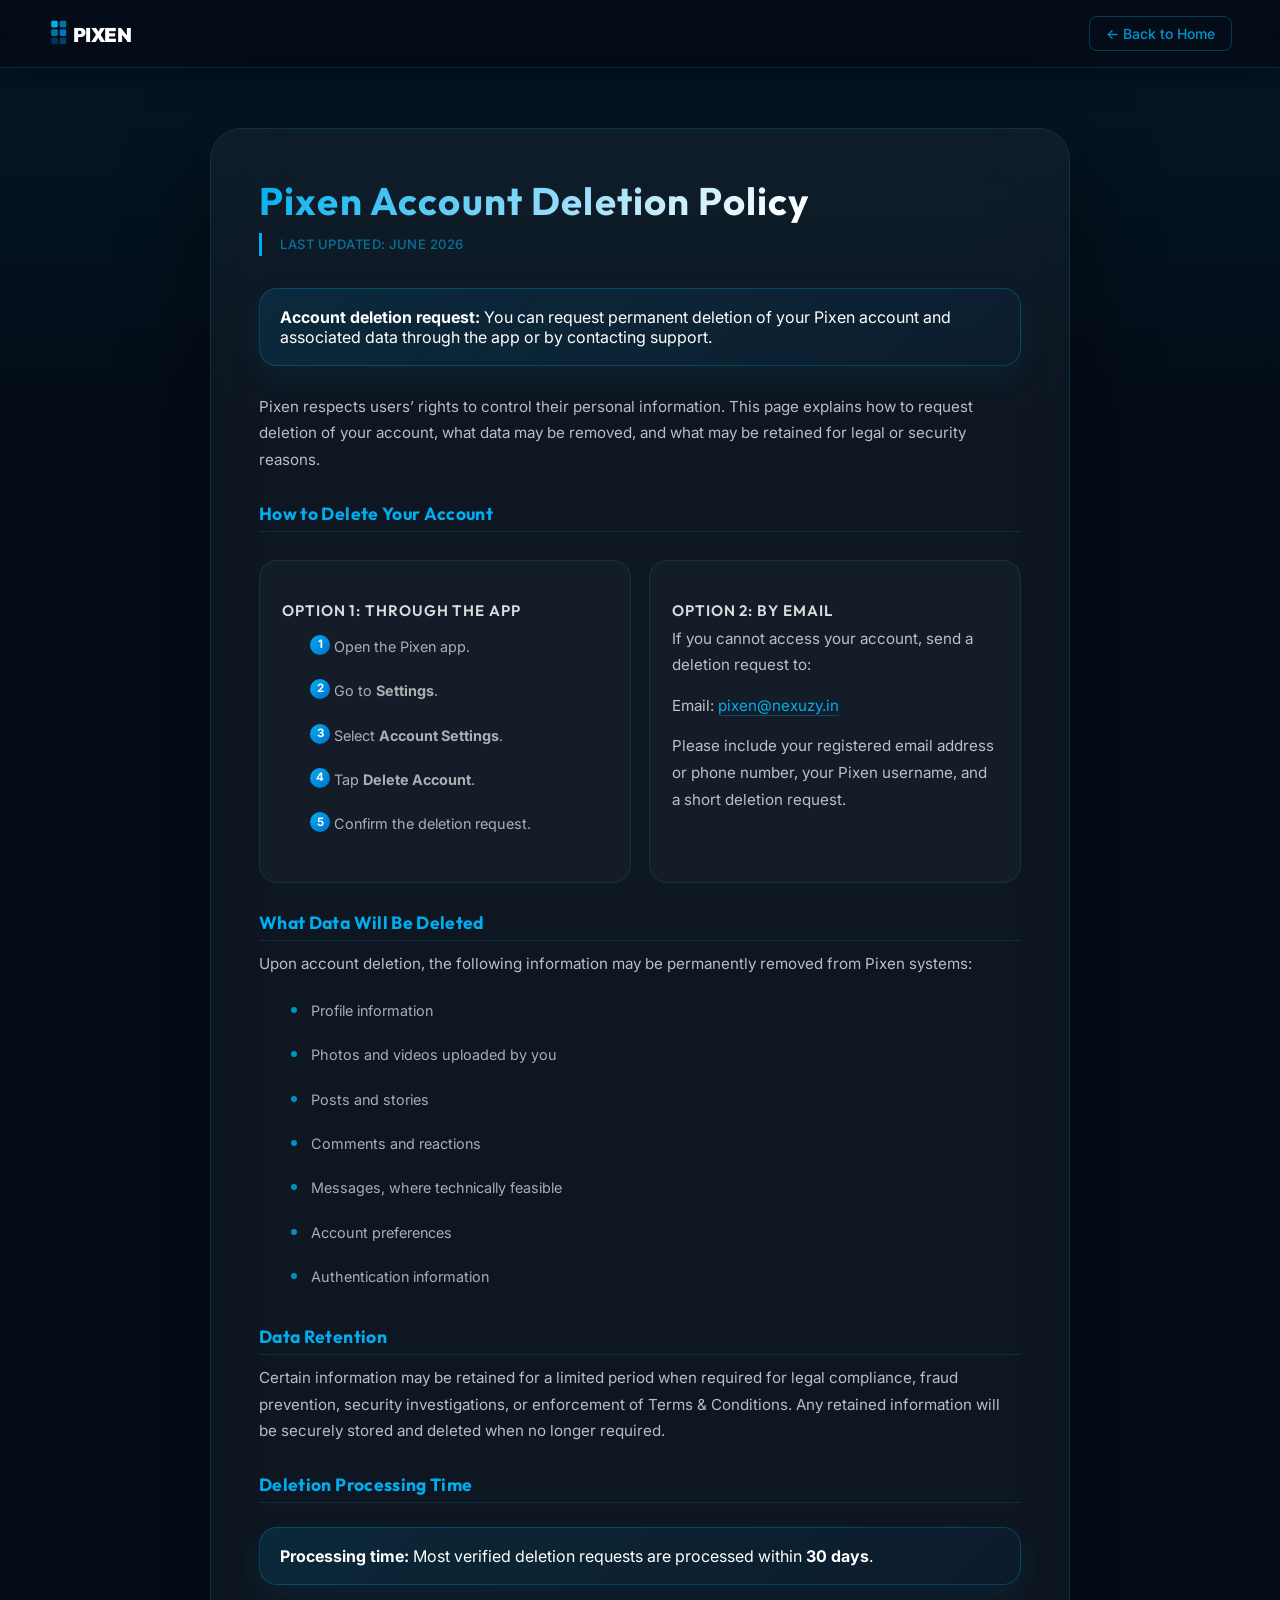
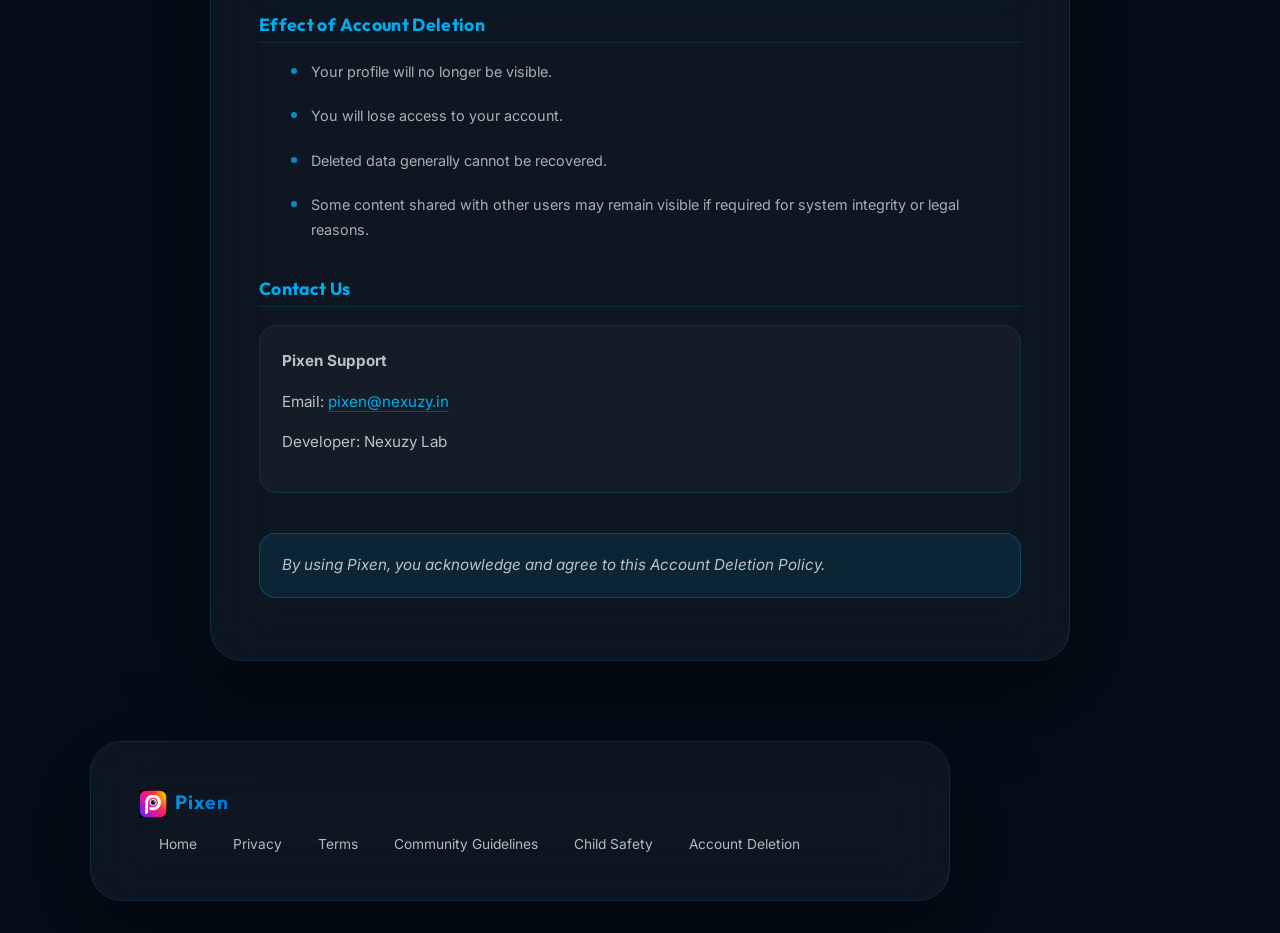
<file: account-deletion.html>
<!DOCTYPE html>
<html lang="en">
<head>
  <meta charset="UTF-8" />
  <meta name="viewport" content="width=device-width, initial-scale=1.0" />
  <title>Pixen – Account Deletion</title>
  <link rel="icon" type="image/png" href="assets/icon.png" />
  <link rel="preconnect" href="https://fonts.googleapis.com">
  <link rel="preconnect" href="https://fonts.gstatic.com" crossorigin>
  <link href="https://fonts.googleapis.com/css2?family=Outfit:wght@400;600;700&family=Inter:wght@400;500&display=swap" rel="stylesheet">
  <link rel="stylesheet" href="assets/css/style.css" />
  <style>
    body{background:#040d18;}
    .nav-header{position:sticky;top:0;z-index:100;display:flex;align-items:center;justify-content:space-between;padding:16px 48px;background:rgba(4,13,24,.92);backdrop-filter:blur(20px);border-bottom:1px solid rgba(0,174,239,.2);box-shadow:0 4px 30px rgba(0,0,0,.5);}
    .nav-home-link{color:rgba(0,174,239,.85);text-decoration:none;font-size:14px;font-weight:500;padding:8px 16px;border:1px solid rgba(0,174,239,.3);border-radius:8px;transition:all .25s;}
    .nav-home-link:hover{background:rgba(0,174,239,.1);border-color:rgba(0,174,239,.6);color:#00AEEF;}
    .section{min-height:unset!important;padding:60px 7vw 80px!important;}
    .section.dark{background:linear-gradient(180deg,rgba(0,174,239,.06) 0%,#040d18 15%,#040d18 100%)!important;}
    .glass-card{background:rgba(255,255,255,.04)!important;border:1px solid rgba(0,174,239,.15)!important;box-shadow:0 24px 80px rgba(0,0,0,.6),0 0 60px rgba(0,174,239,.04)!important;padding:48px!important;max-width:860px!important;}
    .legal-content h2{font-size:clamp(1.8rem,3vw,2.5rem)!important;background:linear-gradient(135deg,#00AEEF,#fff 70%);-webkit-background-clip:text;-webkit-text-fill-color:transparent;margin-bottom:8px!important;}
    .legal-content .last-updated{color:rgba(0,174,239,.6)!important;font-size:13px!important;letter-spacing:.5px;margin-bottom:32px!important;font-weight:500;}
    .legal-content h3{color:#00AEEF!important;font-size:1.1rem!important;font-weight:700!important;margin:28px 0 10px!important;padding-bottom:6px;border-bottom:1px solid rgba(0,174,239,.15);}
    .legal-content h4{color:rgba(255,255,255,.85)!important;font-size:.95rem!important;font-weight:600!important;margin:18px 0 6px!important;}
    .legal-content p{color:rgba(255,255,255,.72)!important;line-height:1.75!important;font-size:.95rem!important;}
    .legal-content ul,.legal-content ol{padding-left:20px;margin-bottom:16px;}
    .legal-content ul li,.legal-content ol li{color:rgba(255,255,255,.65)!important;font-size:.9rem!important;line-height:1.7!important;margin-bottom:6px;}
    .legal-content ul li::marker,.legal-content ol li::marker{color:rgba(0,174,239,.7);}
    .legal-content a{color:#00AEEF!important;text-decoration:none;border-bottom:1px solid rgba(0,174,239,.3);transition:border-color .2s;}
    .legal-content a:hover{border-color:#00AEEF;}
    .highlight-box{background:linear-gradient(135deg,rgba(0,174,239,.12),rgba(0,112,209,.06));border:1px solid rgba(0,174,239,.25);border-radius:18px;padding:18px 20px;margin:24px 0 28px;box-shadow:0 10px 30px rgba(0,174,239,.08);}
    .highlight-box strong{color:#fff;}
    .contact-card,.steps-card{background:rgba(255,255,255,.03);border:1px solid rgba(0,174,239,.14);border-radius:18px;padding:22px;margin-top:18px;}
    .two-col{display:grid;grid-template-columns:1fr 1fr;gap:18px;}
    @media (max-width:780px){.two-col{grid-template-columns:1fr;}.nav-header{padding:16px 20px;}.glass-card{padding:28px!important;}}
    footer{padding:32px 7vw!important;border-top:1px solid rgba(0,174,239,.15)!important;background:rgba(4,13,24,.95)!important;}
    .footer-inner{display:flex;gap:18px;align-items:center;justify-content:space-between;flex-wrap:wrap;}
    .footer-logo,.footer-nav a{color:rgba(255,255,255,.7)!important;text-decoration:none;}
    .footer-nav{display:flex;gap:16px;flex-wrap:wrap;}
    .footer-nav a:hover{color:#00AEEF!important;}
  </style>
</head>
<body>
  <header class="nav-header">
    <a href="index.html" class="nav-logo" aria-label="Pixen Home">
      <svg width="108" height="32" viewBox="0 0 108 34" fill="none" xmlns="http://www.w3.org/2000/svg" aria-label="Pixen" style="display:block;height:32px;width:auto;">
        <rect x="0" y="3" width="7" height="7" rx="1.5" fill="#00AEEF"/>
        <rect x="9" y="3" width="7" height="7" rx="1.5" fill="#00AEEF" opacity="0.65"/>
        <rect x="0" y="12" width="7" height="7" rx="1.5" fill="#00AEEF" opacity="0.65"/>
        <rect x="9" y="12" width="7" height="7" rx="1.5" fill="#0070D1"/>
        <rect x="0" y="21" width="7" height="7" rx="1.5" fill="#0070D1" opacity="0.4"/>
        <rect x="9" y="21" width="7" height="7" rx="1.5" fill="#00AEEF" opacity="0.35"/>
        <text x="23" y="25" font-family="Outfit,sans-serif" font-weight="900" font-size="21" letter-spacing="-0.5" fill="white">PIXEN</text>
      </svg>
    </a>
    <a href="index.html" class="nav-home-link">&larr; Back to Home</a>
  </header>

  <main class="section dark">
    <div class="section-content glass-card legal-content">
      <h2>Pixen Account Deletion Policy</h2>
      <p class="last-updated">Last Updated: June 2026</p>

      <div class="highlight-box">
        <strong>Account deletion request:</strong> You can request permanent deletion of your Pixen account and associated data through the app or by contacting support.
      </div>

      <p>Pixen respects users&rsquo; rights to control their personal information. This page explains how to request deletion of your account, what data may be removed, and what may be retained for legal or security reasons.</p>

      <h3>How to Delete Your Account</h3>
      <div class="two-col">
        <div class="steps-card">
          <h4>Option 1: Through the App</h4>
          <ol>
            <li>Open the Pixen app.</li>
            <li>Go to <strong>Settings</strong>.</li>
            <li>Select <strong>Account Settings</strong>.</li>
            <li>Tap <strong>Delete Account</strong>.</li>
            <li>Confirm the deletion request.</li>
          </ol>
        </div>
        <div class="contact-card">
          <h4>Option 2: By Email</h4>
          <p>If you cannot access your account, send a deletion request to:</p>
          <p>Email: <a href="mailto:pixen@nexuzy.in">pixen@nexuzy.in</a></p>
          <p>Please include your registered email address or phone number, your Pixen username, and a short deletion request.</p>
        </div>
      </div>

      <h3>What Data Will Be Deleted</h3>
      <p>Upon account deletion, the following information may be permanently removed from Pixen systems:</p>
      <ul>
        <li>Profile information</li>
        <li>Photos and videos uploaded by you</li>
        <li>Posts and stories</li>
        <li>Comments and reactions</li>
        <li>Messages, where technically feasible</li>
        <li>Account preferences</li>
        <li>Authentication information</li>
      </ul>

      <h3>Data Retention</h3>
      <p>Certain information may be retained for a limited period when required for legal compliance, fraud prevention, security investigations, or enforcement of Terms &amp; Conditions. Any retained information will be securely stored and deleted when no longer required.</p>

      <h3>Deletion Processing Time</h3>
      <div class="highlight-box">
        <strong>Processing time:</strong> Most verified deletion requests are processed within <strong>30 days</strong>.
      </div>

      <h3>Effect of Account Deletion</h3>
      <ul>
        <li>Your profile will no longer be visible.</li>
        <li>You will lose access to your account.</li>
        <li>Deleted data generally cannot be recovered.</li>
        <li>Some content shared with other users may remain visible if required for system integrity or legal reasons.</li>
      </ul>

      <h3>Contact Us</h3>
      <div class="contact-card">
        <p><strong>Pixen Support</strong></p>
        <p>Email: <a href="mailto:pixen@nexuzy.in">pixen@nexuzy.in</a></p>
        <p>Developer: Nexuzy Lab</p>
      </div>

      <p class="legal-acknowledgement">By using Pixen, you acknowledge and agree to this Account Deletion Policy.</p>
    </div>
  </main>

  <footer class="footer glass-card">
    <div class="footer-inner">
      <div class="footer-logo">
        <img src="assets/icon.png" alt="Pixen" width="28" height="28" loading="lazy" style="height:28px;width:auto;object-fit:contain;vertical-align:middle;margin-right:8px;" />Pixen
      </div>
      <nav class="footer-nav">
        <a href="index.html">Home</a>
        <a href="privacy-policy.html">Privacy</a>
        <a href="terms.html">Terms</a>
        <a href="community-guidelines.html">Community Guidelines</a>
        <a href="child-safety.html">Child Safety</a>
        <a href="account-deletion.html">Account Deletion</a>
      </nav>
    </div>
  </footer>
</body>
</html>
</file>
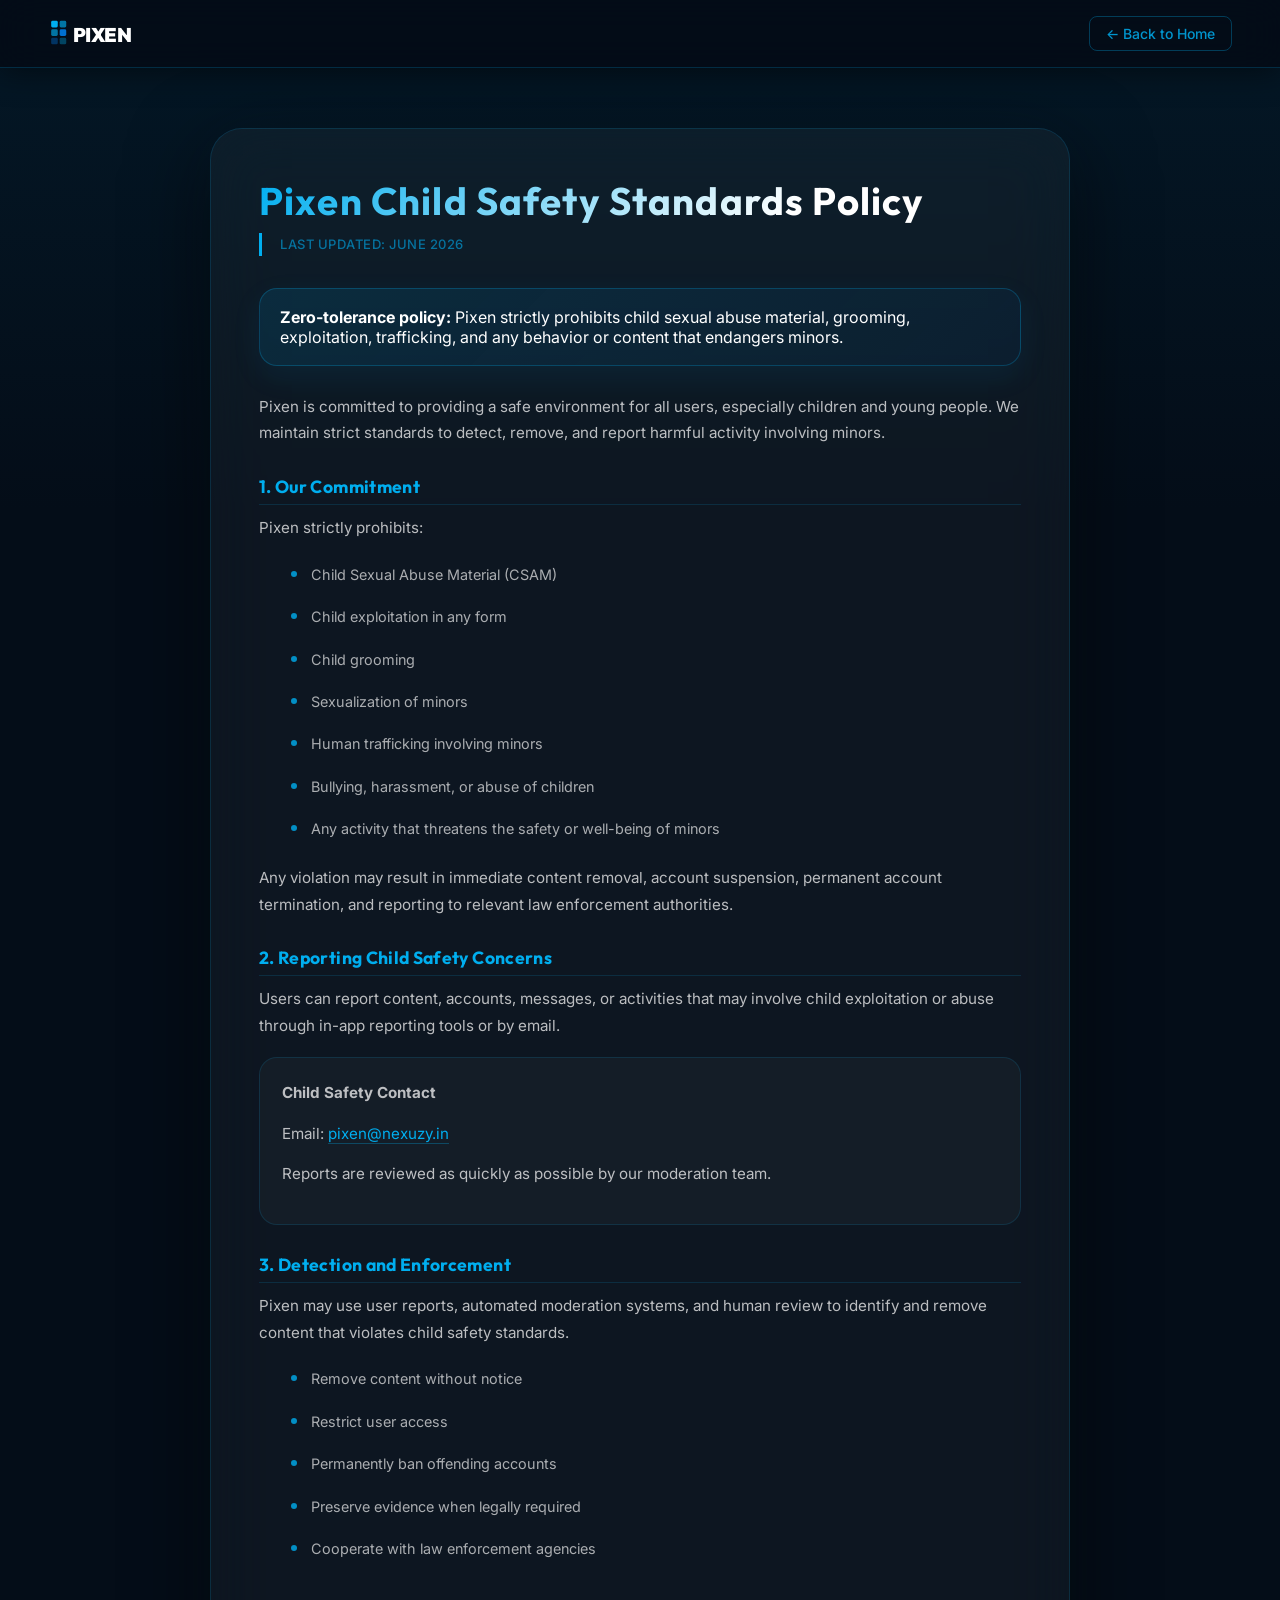
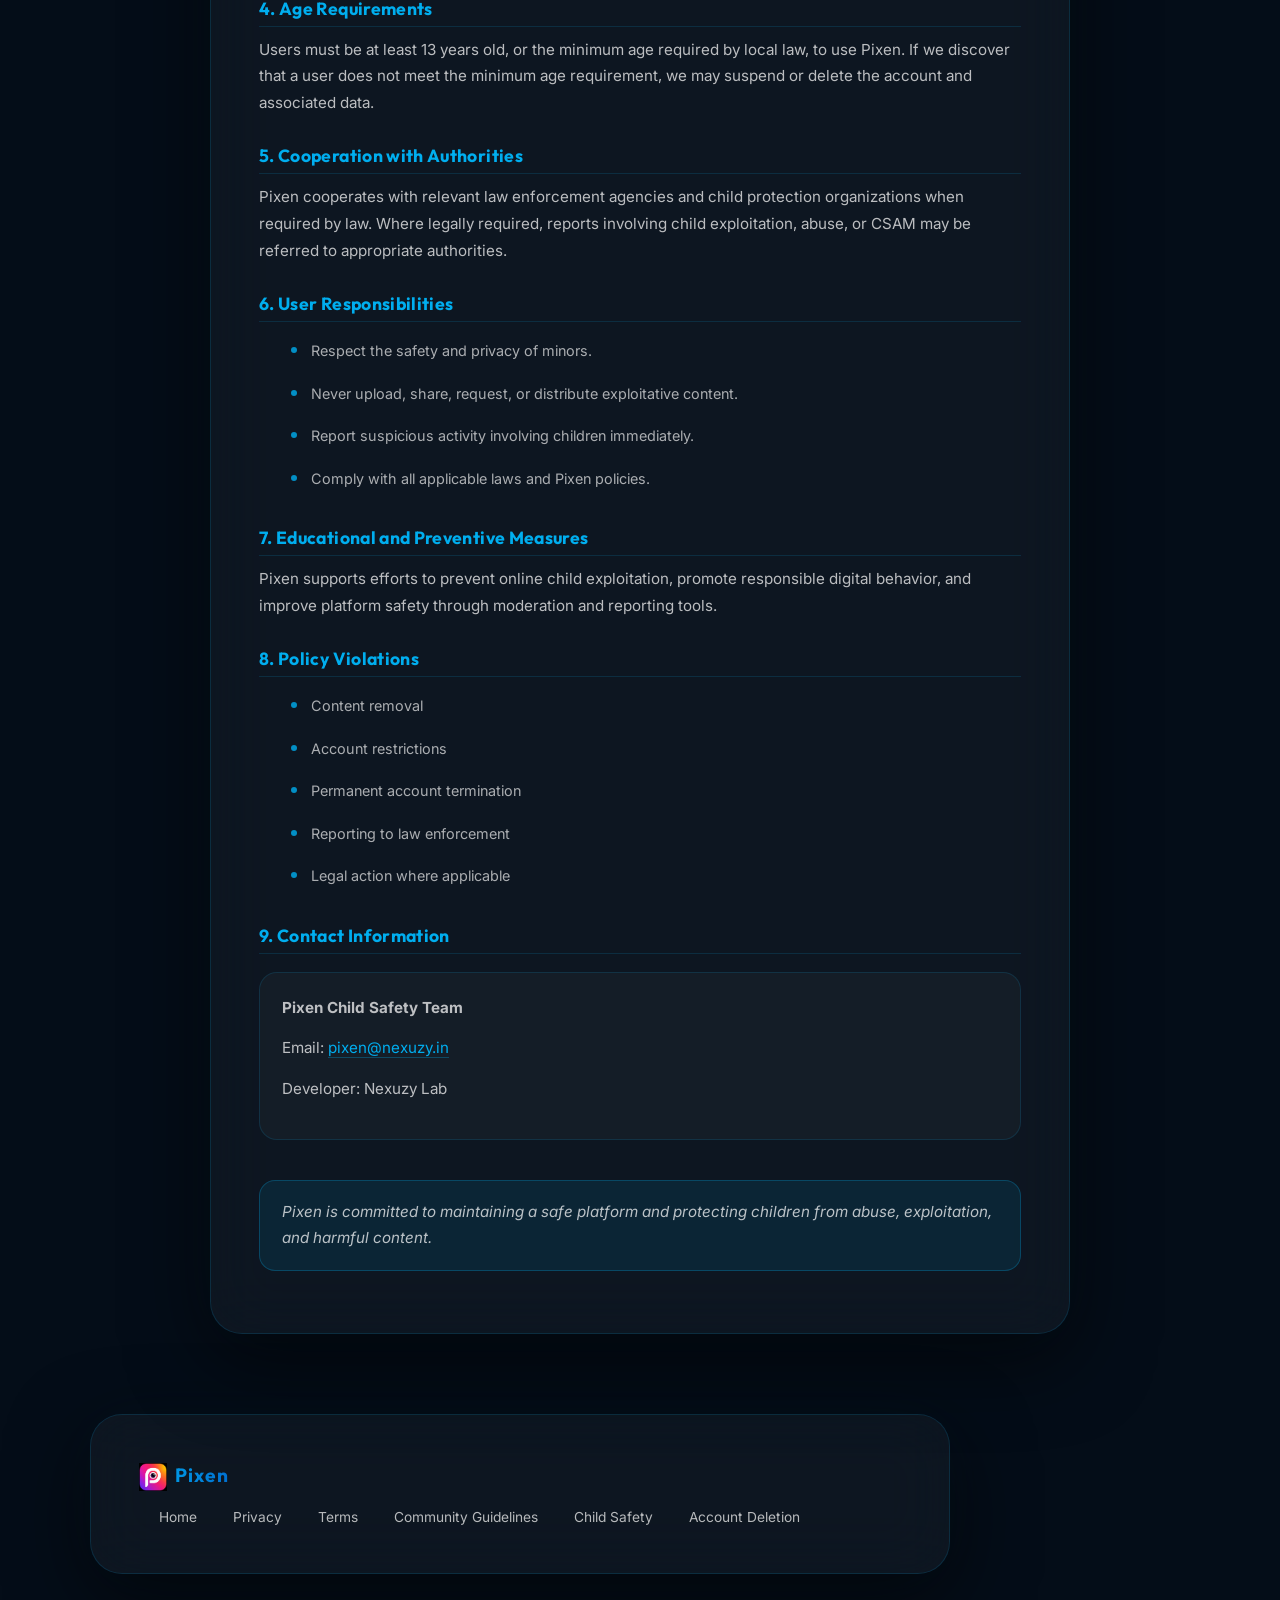
<file: child-safety.html>
<!DOCTYPE html>
<html lang="en">
<head>
  <meta charset="UTF-8" />
  <meta name="viewport" content="width=device-width, initial-scale=1.0" />
  <title>Pixen – Child Safety Standards</title>
  <link rel="icon" type="image/png" href="assets/icon.png" />
  <link rel="preconnect" href="https://fonts.googleapis.com">
  <link rel="preconnect" href="https://fonts.gstatic.com" crossorigin>
  <link href="https://fonts.googleapis.com/css2?family=Outfit:wght@400;600;700&family=Inter:wght@400;500&display=swap" rel="stylesheet">
  <link rel="stylesheet" href="assets/css/style.css" />
  <style>
    body{background:#040d18;}
    .nav-header{position:sticky;top:0;z-index:100;display:flex;align-items:center;justify-content:space-between;padding:16px 48px;background:rgba(4,13,24,.92);backdrop-filter:blur(20px);border-bottom:1px solid rgba(0,174,239,.2);box-shadow:0 4px 30px rgba(0,0,0,.5);}
    .nav-home-link{color:rgba(0,174,239,.85);text-decoration:none;font-size:14px;font-weight:500;padding:8px 16px;border:1px solid rgba(0,174,239,.3);border-radius:8px;transition:all .25s;}
    .nav-home-link:hover{background:rgba(0,174,239,.1);border-color:rgba(0,174,239,.6);color:#00AEEF;}
    .section{min-height:unset!important;padding:60px 7vw 80px!important;}
    .section.dark{background:linear-gradient(180deg,rgba(0,174,239,.06) 0%,#040d18 15%,#040d18 100%)!important;}
    .glass-card{background:rgba(255,255,255,.04)!important;border:1px solid rgba(0,174,239,.15)!important;box-shadow:0 24px 80px rgba(0,0,0,.6),0 0 60px rgba(0,174,239,.04)!important;padding:48px!important;max-width:860px!important;}
    .legal-content h2{font-size:clamp(1.8rem,3vw,2.5rem)!important;background:linear-gradient(135deg,#00AEEF,#fff 70%);-webkit-background-clip:text;-webkit-text-fill-color:transparent;margin-bottom:8px!important;}
    .legal-content .last-updated{color:rgba(0,174,239,.6)!important;font-size:13px!important;letter-spacing:.5px;margin-bottom:32px!important;font-weight:500;}
    .legal-content h3{color:#00AEEF!important;font-size:1.1rem!important;font-weight:700!important;margin:28px 0 10px!important;padding-bottom:6px;border-bottom:1px solid rgba(0,174,239,.15);}
    .legal-content h4{color:rgba(255,255,255,.85)!important;font-size:.95rem!important;font-weight:600!important;margin:18px 0 6px!important;}
    .legal-content p{color:rgba(255,255,255,.72)!important;line-height:1.75!important;font-size:.95rem!important;}
    .legal-content ul{padding-left:20px;margin-bottom:16px;}
    .legal-content ul li{color:rgba(255,255,255,.65)!important;font-size:.9rem!important;line-height:1.7!important;margin-bottom:4px;}
    .legal-content ul li::marker{color:rgba(0,174,239,.6);}
    .legal-content a{color:#00AEEF!important;text-decoration:none;border-bottom:1px solid rgba(0,174,239,.3);transition:border-color .2s;}
    .legal-content a:hover{border-color:#00AEEF;}
    .alert-box{background:linear-gradient(135deg,rgba(0,174,239,.12),rgba(0,112,209,.06));border:1px solid rgba(0,174,239,.25);border-radius:18px;padding:18px 20px;margin:24px 0 28px;box-shadow:0 10px 30px rgba(0,174,239,.08);}
    .alert-box strong{color:#fff;}
    .contact-card{background:rgba(255,255,255,.03);border:1px solid rgba(0,174,239,.14);border-radius:18px;padding:22px;margin-top:18px;}
    footer{padding:32px 7vw!important;border-top:1px solid rgba(0,174,239,.15)!important;background:rgba(4,13,24,.95)!important;}
    .footer-inner{display:flex;gap:18px;align-items:center;justify-content:space-between;flex-wrap:wrap;}
    .footer-logo,.footer-nav a{color:rgba(255,255,255,.7)!important;text-decoration:none;}
    .footer-nav{display:flex;gap:16px;flex-wrap:wrap;}
    .footer-nav a:hover{color:#00AEEF!important;}
  </style>
</head>
<body>
  <header class="nav-header">
    <a href="index.html" class="nav-logo" aria-label="Pixen Home">
      <svg width="108" height="32" viewBox="0 0 108 34" fill="none" xmlns="http://www.w3.org/2000/svg" aria-label="Pixen" style="display:block;height:32px;width:auto;">
        <rect x="0" y="3" width="7" height="7" rx="1.5" fill="#00AEEF"/>
        <rect x="9" y="3" width="7" height="7" rx="1.5" fill="#00AEEF" opacity="0.65"/>
        <rect x="0" y="12" width="7" height="7" rx="1.5" fill="#00AEEF" opacity="0.65"/>
        <rect x="9" y="12" width="7" height="7" rx="1.5" fill="#0070D1"/>
        <rect x="0" y="21" width="7" height="7" rx="1.5" fill="#0070D1" opacity="0.4"/>
        <rect x="9" y="21" width="7" height="7" rx="1.5" fill="#00AEEF" opacity="0.35"/>
        <text x="23" y="25" font-family="Outfit,sans-serif" font-weight="900" font-size="21" letter-spacing="-0.5" fill="white">PIXEN</text>
      </svg>
    </a>
    <a href="index.html" class="nav-home-link">&larr; Back to Home</a>
  </header>

  <main class="section dark">
    <div class="section-content glass-card legal-content">
      <h2>Pixen Child Safety Standards Policy</h2>
      <p class="last-updated">Last Updated: June 2026</p>

      <div class="alert-box">
        <strong>Zero-tolerance policy:</strong> Pixen strictly prohibits child sexual abuse material, grooming, exploitation, trafficking, and any behavior or content that endangers minors.
      </div>

      <p>Pixen is committed to providing a safe environment for all users, especially children and young people. We maintain strict standards to detect, remove, and report harmful activity involving minors.</p>

      <h3>1. Our Commitment</h3>
      <p>Pixen strictly prohibits:</p>
      <ul>
        <li>Child Sexual Abuse Material (CSAM)</li>
        <li>Child exploitation in any form</li>
        <li>Child grooming</li>
        <li>Sexualization of minors</li>
        <li>Human trafficking involving minors</li>
        <li>Bullying, harassment, or abuse of children</li>
        <li>Any activity that threatens the safety or well-being of minors</li>
      </ul>
      <p>Any violation may result in immediate content removal, account suspension, permanent account termination, and reporting to relevant law enforcement authorities.</p>

      <h3>2. Reporting Child Safety Concerns</h3>
      <p>Users can report content, accounts, messages, or activities that may involve child exploitation or abuse through in-app reporting tools or by email.</p>
      <div class="contact-card">
        <p><strong>Child Safety Contact</strong></p>
        <p>Email: <a href="mailto:pixen@nexuzy.in">pixen@nexuzy.in</a></p>
        <p>Reports are reviewed as quickly as possible by our moderation team.</p>
      </div>

      <h3>3. Detection and Enforcement</h3>
      <p>Pixen may use user reports, automated moderation systems, and human review to identify and remove content that violates child safety standards.</p>
      <ul>
        <li>Remove content without notice</li>
        <li>Restrict user access</li>
        <li>Permanently ban offending accounts</li>
        <li>Preserve evidence when legally required</li>
        <li>Cooperate with law enforcement agencies</li>
      </ul>

      <h3>4. Age Requirements</h3>
      <p>Users must be at least 13 years old, or the minimum age required by local law, to use Pixen. If we discover that a user does not meet the minimum age requirement, we may suspend or delete the account and associated data.</p>

      <h3>5. Cooperation with Authorities</h3>
      <p>Pixen cooperates with relevant law enforcement agencies and child protection organizations when required by law. Where legally required, reports involving child exploitation, abuse, or CSAM may be referred to appropriate authorities.</p>

      <h3>6. User Responsibilities</h3>
      <ul>
        <li>Respect the safety and privacy of minors.</li>
        <li>Never upload, share, request, or distribute exploitative content.</li>
        <li>Report suspicious activity involving children immediately.</li>
        <li>Comply with all applicable laws and Pixen policies.</li>
      </ul>

      <h3>7. Educational and Preventive Measures</h3>
      <p>Pixen supports efforts to prevent online child exploitation, promote responsible digital behavior, and improve platform safety through moderation and reporting tools.</p>

      <h3>8. Policy Violations</h3>
      <ul>
        <li>Content removal</li>
        <li>Account restrictions</li>
        <li>Permanent account termination</li>
        <li>Reporting to law enforcement</li>
        <li>Legal action where applicable</li>
      </ul>

      <h3>9. Contact Information</h3>
      <div class="contact-card">
        <p><strong>Pixen Child Safety Team</strong></p>
        <p>Email: <a href="mailto:pixen@nexuzy.in">pixen@nexuzy.in</a></p>
        <p>Developer: Nexuzy Lab</p>
      </div>

      <p class="legal-acknowledgement">Pixen is committed to maintaining a safe platform and protecting children from abuse, exploitation, and harmful content.</p>
    </div>
  </main>

  <footer class="footer glass-card">
    <div class="footer-inner">
      <div class="footer-logo">
        <img src="assets/icon.png" alt="Pixen" width="28" height="28" loading="lazy" style="height:28px;width:auto;object-fit:contain;vertical-align:middle;margin-right:8px;" />Pixen
      </div>
      <nav class="footer-nav">
        <a href="index.html">Home</a>
        <a href="privacy-policy.html">Privacy</a>
        <a href="terms.html">Terms</a>
        <a href="community-guidelines.html">Community Guidelines</a>
        <a href="child-safety.html">Child Safety</a>
        <a href="account-deletion.html">Account Deletion</a>
      </nav>
    </div>
  </footer>
</body>
</html>
</file>
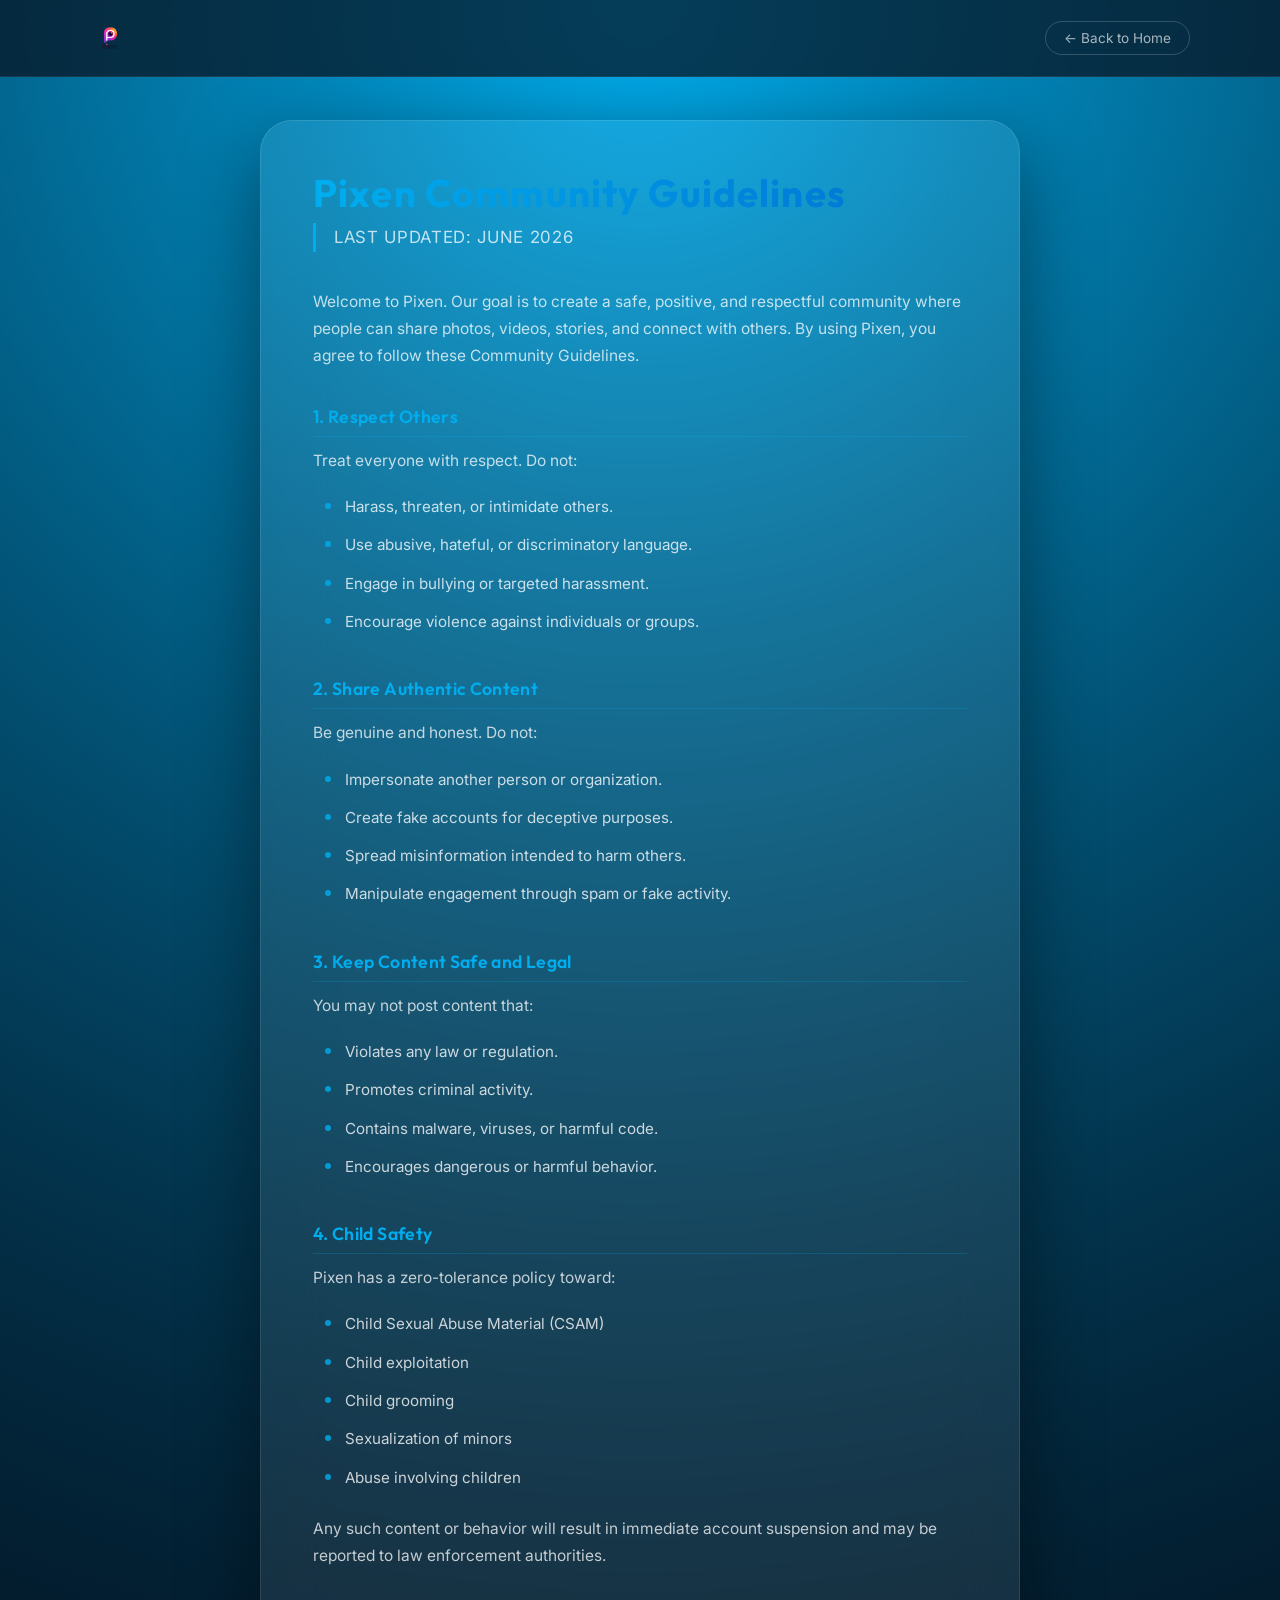
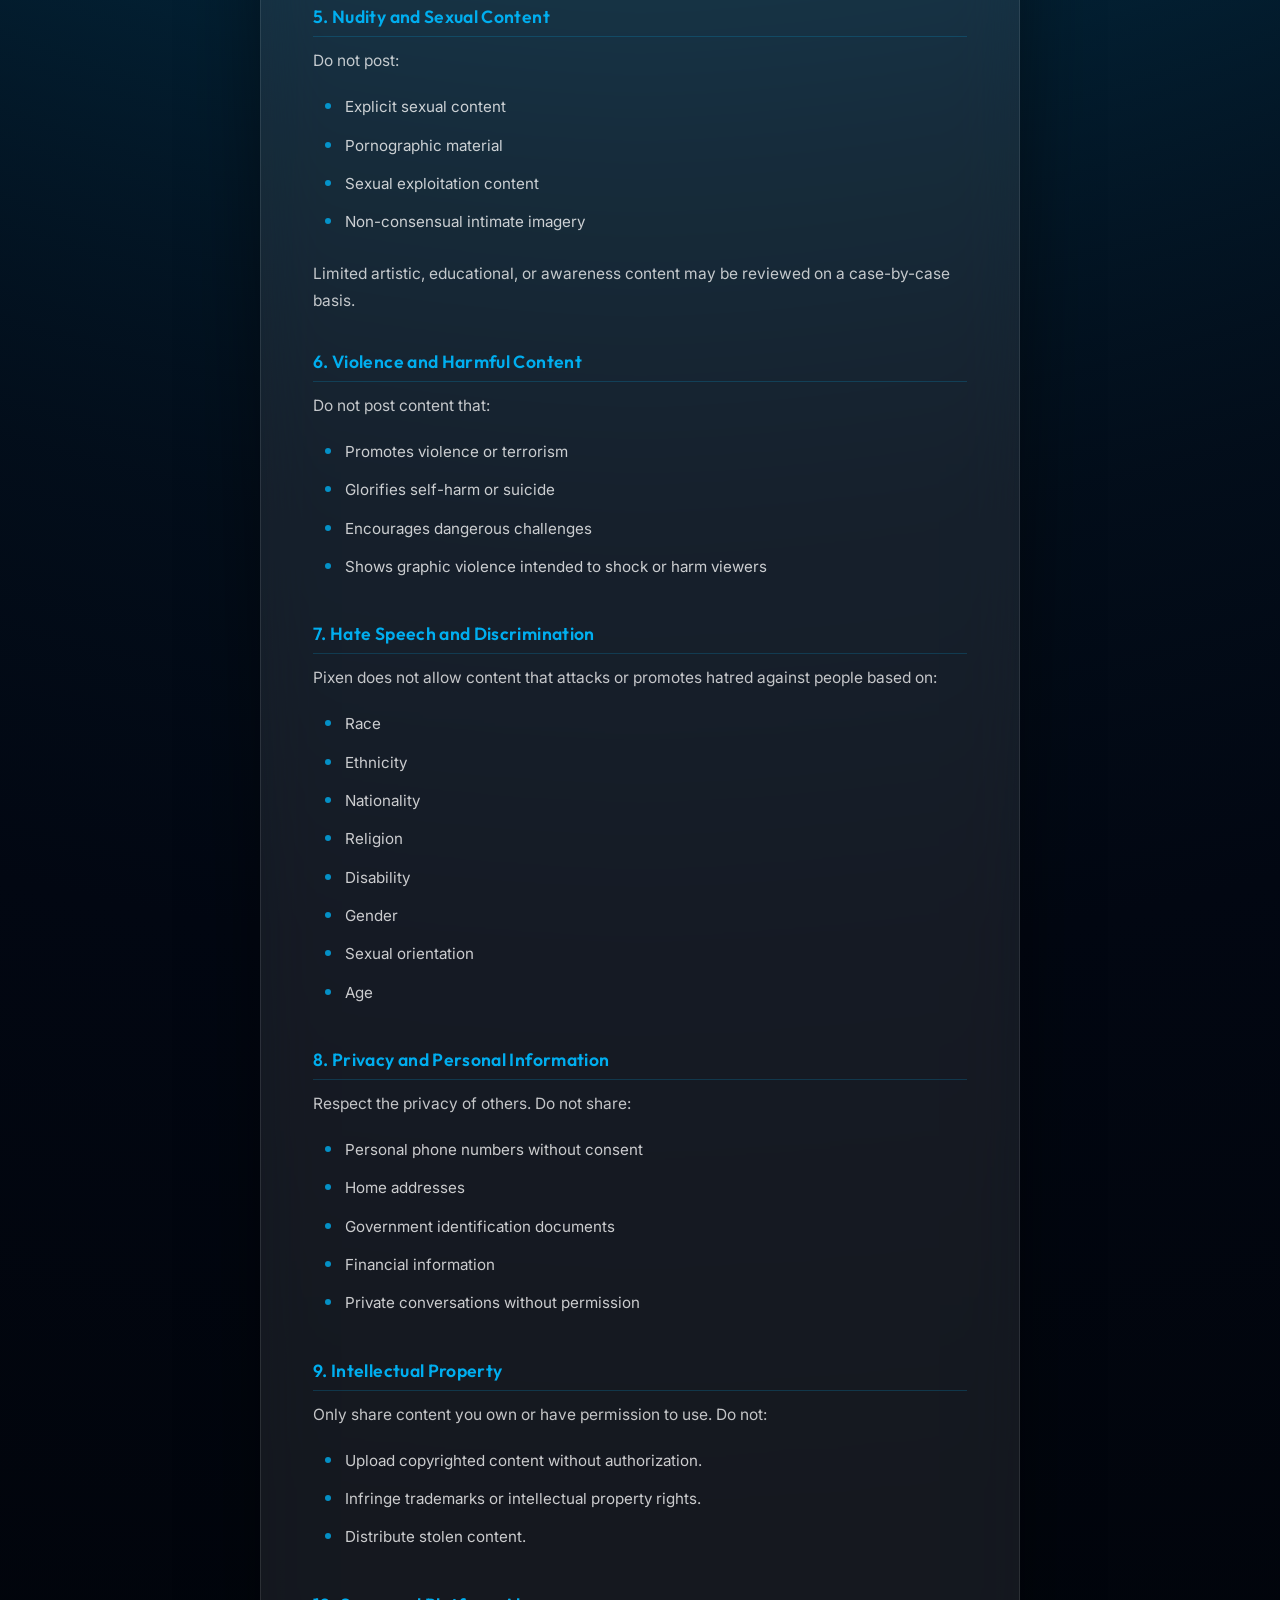
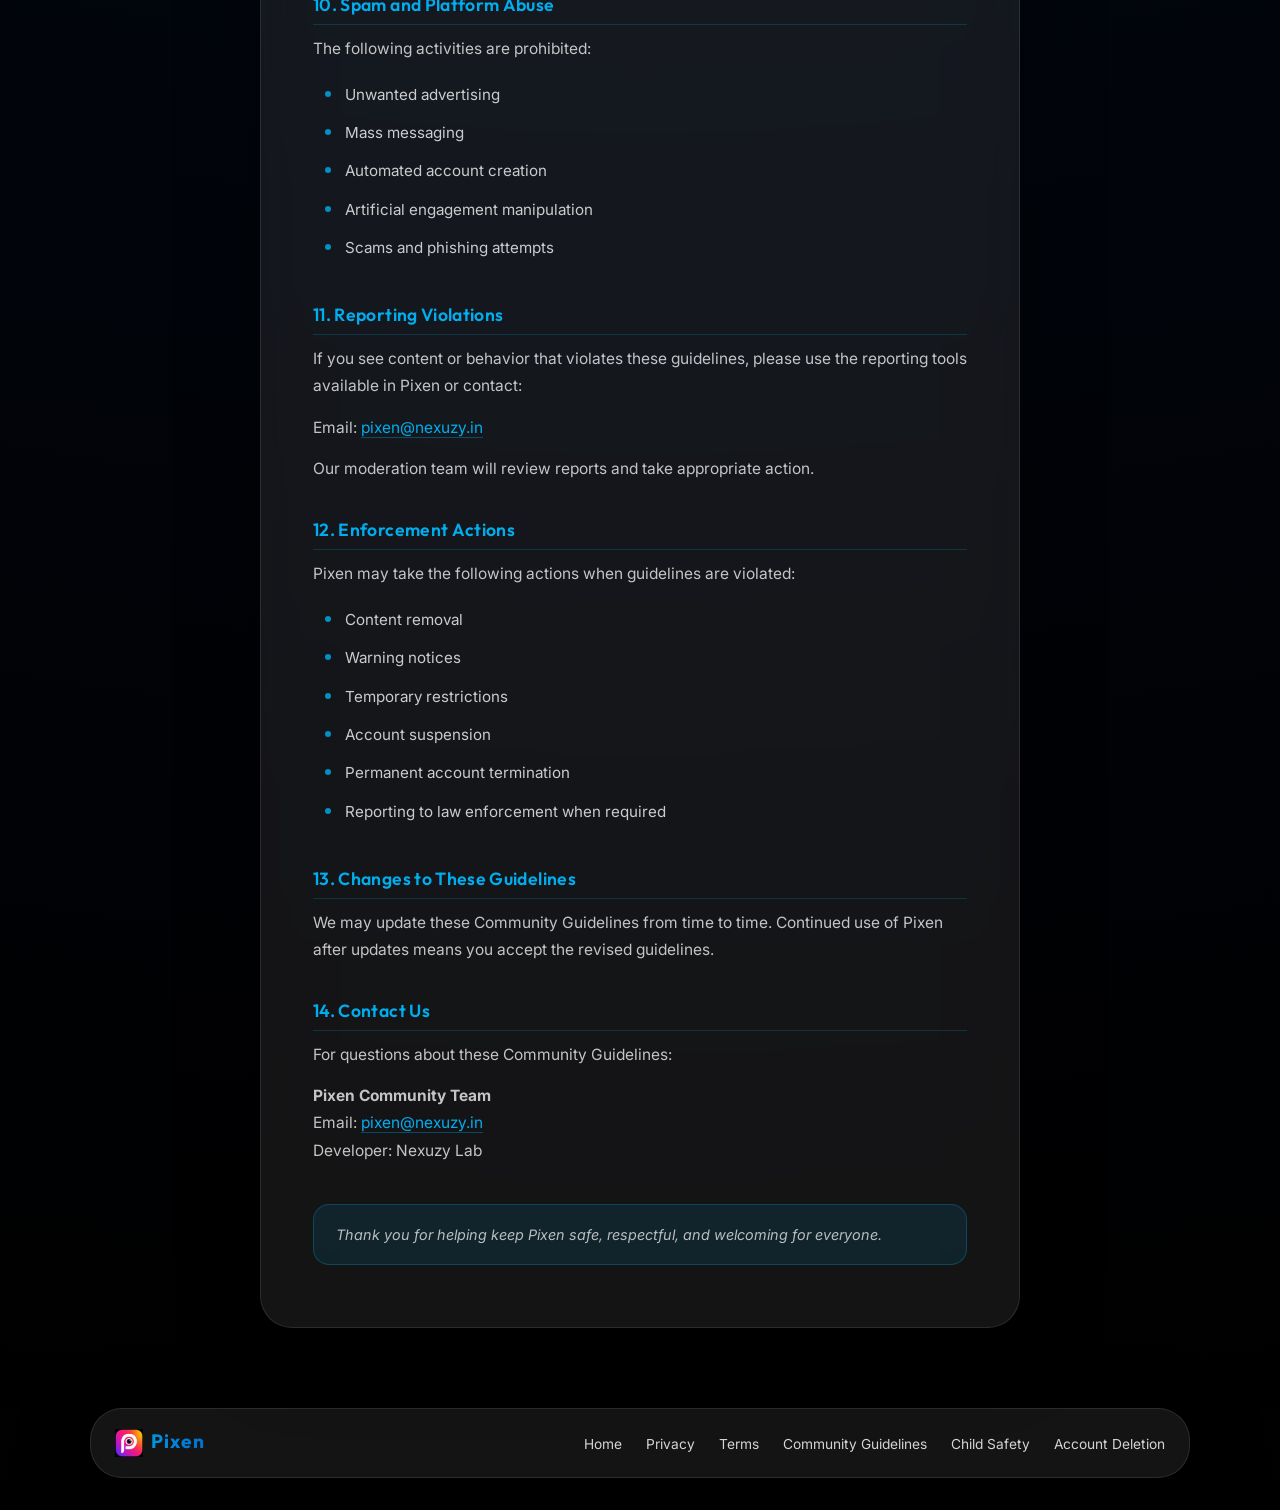
<file: community-guidelines.html>
<!DOCTYPE html>
<html lang="en">
<head>
  <meta charset="UTF-8" />
  <meta name="viewport" content="width=device-width, initial-scale=1.0" />
  <title>Pixen – Community Guidelines</title>
  <link rel="icon" type="image/png" href="assets/icon.png" />
  <link rel="preconnect" href="https://fonts.googleapis.com">
  <link rel="preconnect" href="https://fonts.gstatic.com" crossorigin>
  <link href="https://fonts.googleapis.com/css2?family=Outfit:wght@400;600;700&family=Inter:wght@400;500&display=swap" rel="stylesheet">
  <link rel="stylesheet" href="assets/css/style.css" />
</head>
<body>
  <header class="nav-header">
    <a href="index.html" class="nav-logo" aria-label="Pixen Home">
      <img src="assets/logo.png" alt="Pixen" width="120" height="40" loading="eager" style="height:40px;width:auto;object-fit:contain;display:block;" />
    </a>
    <a href="index.html" class="nav-home-link">&larr; Back to Home</a>
  </header>

  <main class="section dark">
    <div class="section-content glass-card legal-content">
      <h2>Pixen Community Guidelines</h2>
      <p class="last-updated">Last Updated: June 2026</p>

      <p>Welcome to Pixen. Our goal is to create a safe, positive, and respectful community where people can share photos, videos, stories, and connect with others. By using Pixen, you agree to follow these Community Guidelines.</p>

      <h3>1. Respect Others</h3>
      <p>Treat everyone with respect. Do not:</p>
      <ul>
        <li>Harass, threaten, or intimidate others.</li>
        <li>Use abusive, hateful, or discriminatory language.</li>
        <li>Engage in bullying or targeted harassment.</li>
        <li>Encourage violence against individuals or groups.</li>
      </ul>

      <h3>2. Share Authentic Content</h3>
      <p>Be genuine and honest. Do not:</p>
      <ul>
        <li>Impersonate another person or organization.</li>
        <li>Create fake accounts for deceptive purposes.</li>
        <li>Spread misinformation intended to harm others.</li>
        <li>Manipulate engagement through spam or fake activity.</li>
      </ul>

      <h3>3. Keep Content Safe and Legal</h3>
      <p>You may not post content that:</p>
      <ul>
        <li>Violates any law or regulation.</li>
        <li>Promotes criminal activity.</li>
        <li>Contains malware, viruses, or harmful code.</li>
        <li>Encourages dangerous or harmful behavior.</li>
      </ul>

      <h3>4. Child Safety</h3>
      <p>Pixen has a zero-tolerance policy toward:</p>
      <ul>
        <li>Child Sexual Abuse Material (CSAM)</li>
        <li>Child exploitation</li>
        <li>Child grooming</li>
        <li>Sexualization of minors</li>
        <li>Abuse involving children</li>
      </ul>
      <p>Any such content or behavior will result in immediate account suspension and may be reported to law enforcement authorities.</p>

      <h3>5. Nudity and Sexual Content</h3>
      <p>Do not post:</p>
      <ul>
        <li>Explicit sexual content</li>
        <li>Pornographic material</li>
        <li>Sexual exploitation content</li>
        <li>Non-consensual intimate imagery</li>
      </ul>
      <p>Limited artistic, educational, or awareness content may be reviewed on a case-by-case basis.</p>

      <h3>6. Violence and Harmful Content</h3>
      <p>Do not post content that:</p>
      <ul>
        <li>Promotes violence or terrorism</li>
        <li>Glorifies self-harm or suicide</li>
        <li>Encourages dangerous challenges</li>
        <li>Shows graphic violence intended to shock or harm viewers</li>
      </ul>

      <h3>7. Hate Speech and Discrimination</h3>
      <p>Pixen does not allow content that attacks or promotes hatred against people based on:</p>
      <ul>
        <li>Race</li>
        <li>Ethnicity</li>
        <li>Nationality</li>
        <li>Religion</li>
        <li>Disability</li>
        <li>Gender</li>
        <li>Sexual orientation</li>
        <li>Age</li>
      </ul>

      <h3>8. Privacy and Personal Information</h3>
      <p>Respect the privacy of others. Do not share:</p>
      <ul>
        <li>Personal phone numbers without consent</li>
        <li>Home addresses</li>
        <li>Government identification documents</li>
        <li>Financial information</li>
        <li>Private conversations without permission</li>
      </ul>

      <h3>9. Intellectual Property</h3>
      <p>Only share content you own or have permission to use. Do not:</p>
      <ul>
        <li>Upload copyrighted content without authorization.</li>
        <li>Infringe trademarks or intellectual property rights.</li>
        <li>Distribute stolen content.</li>
      </ul>

      <h3>10. Spam and Platform Abuse</h3>
      <p>The following activities are prohibited:</p>
      <ul>
        <li>Unwanted advertising</li>
        <li>Mass messaging</li>
        <li>Automated account creation</li>
        <li>Artificial engagement manipulation</li>
        <li>Scams and phishing attempts</li>
      </ul>

      <h3>11. Reporting Violations</h3>
      <p>If you see content or behavior that violates these guidelines, please use the reporting tools available in Pixen or contact:</p>
      <p>Email: <a href="mailto:pixen@nexuzy.in">pixen@nexuzy.in</a></p>
      <p>Our moderation team will review reports and take appropriate action.</p>

      <h3>12. Enforcement Actions</h3>
      <p>Pixen may take the following actions when guidelines are violated:</p>
      <ul>
        <li>Content removal</li>
        <li>Warning notices</li>
        <li>Temporary restrictions</li>
        <li>Account suspension</li>
        <li>Permanent account termination</li>
        <li>Reporting to law enforcement when required</li>
      </ul>

      <h3>13. Changes to These Guidelines</h3>
      <p>We may update these Community Guidelines from time to time. Continued use of Pixen after updates means you accept the revised guidelines.</p>

      <h3>14. Contact Us</h3>
      <p>For questions about these Community Guidelines:</p>
      <p><strong>Pixen Community Team</strong><br />
      Email: <a href="mailto:pixen@nexuzy.in">pixen@nexuzy.in</a><br />
      Developer: Nexuzy Lab</p>

      <p class="legal-acknowledgement">Thank you for helping keep Pixen safe, respectful, and welcoming for everyone.</p>
    </div>
  </main>

  <footer class="footer glass-card">
    <div class="footer-inner">
      <div class="footer-logo">
        <img src="assets/icon.png" alt="Pixen" width="28" height="28" loading="lazy" style="height:28px;width:auto;object-fit:contain;vertical-align:middle;margin-right:8px;" />Pixen
      </div>
      <nav class="footer-nav">
        <a href="index.html">Home</a>
        <a href="privacy-policy.html">Privacy</a>
        <a href="terms.html">Terms</a>
        <a href="community-guidelines.html">Community Guidelines</a>
        <a href="child-safety.html">Child Safety</a>
        <a href="account-deletion.html">Account Deletion</a>
      </nav>
    </div>
  </footer>
</body>
</html>
</file>
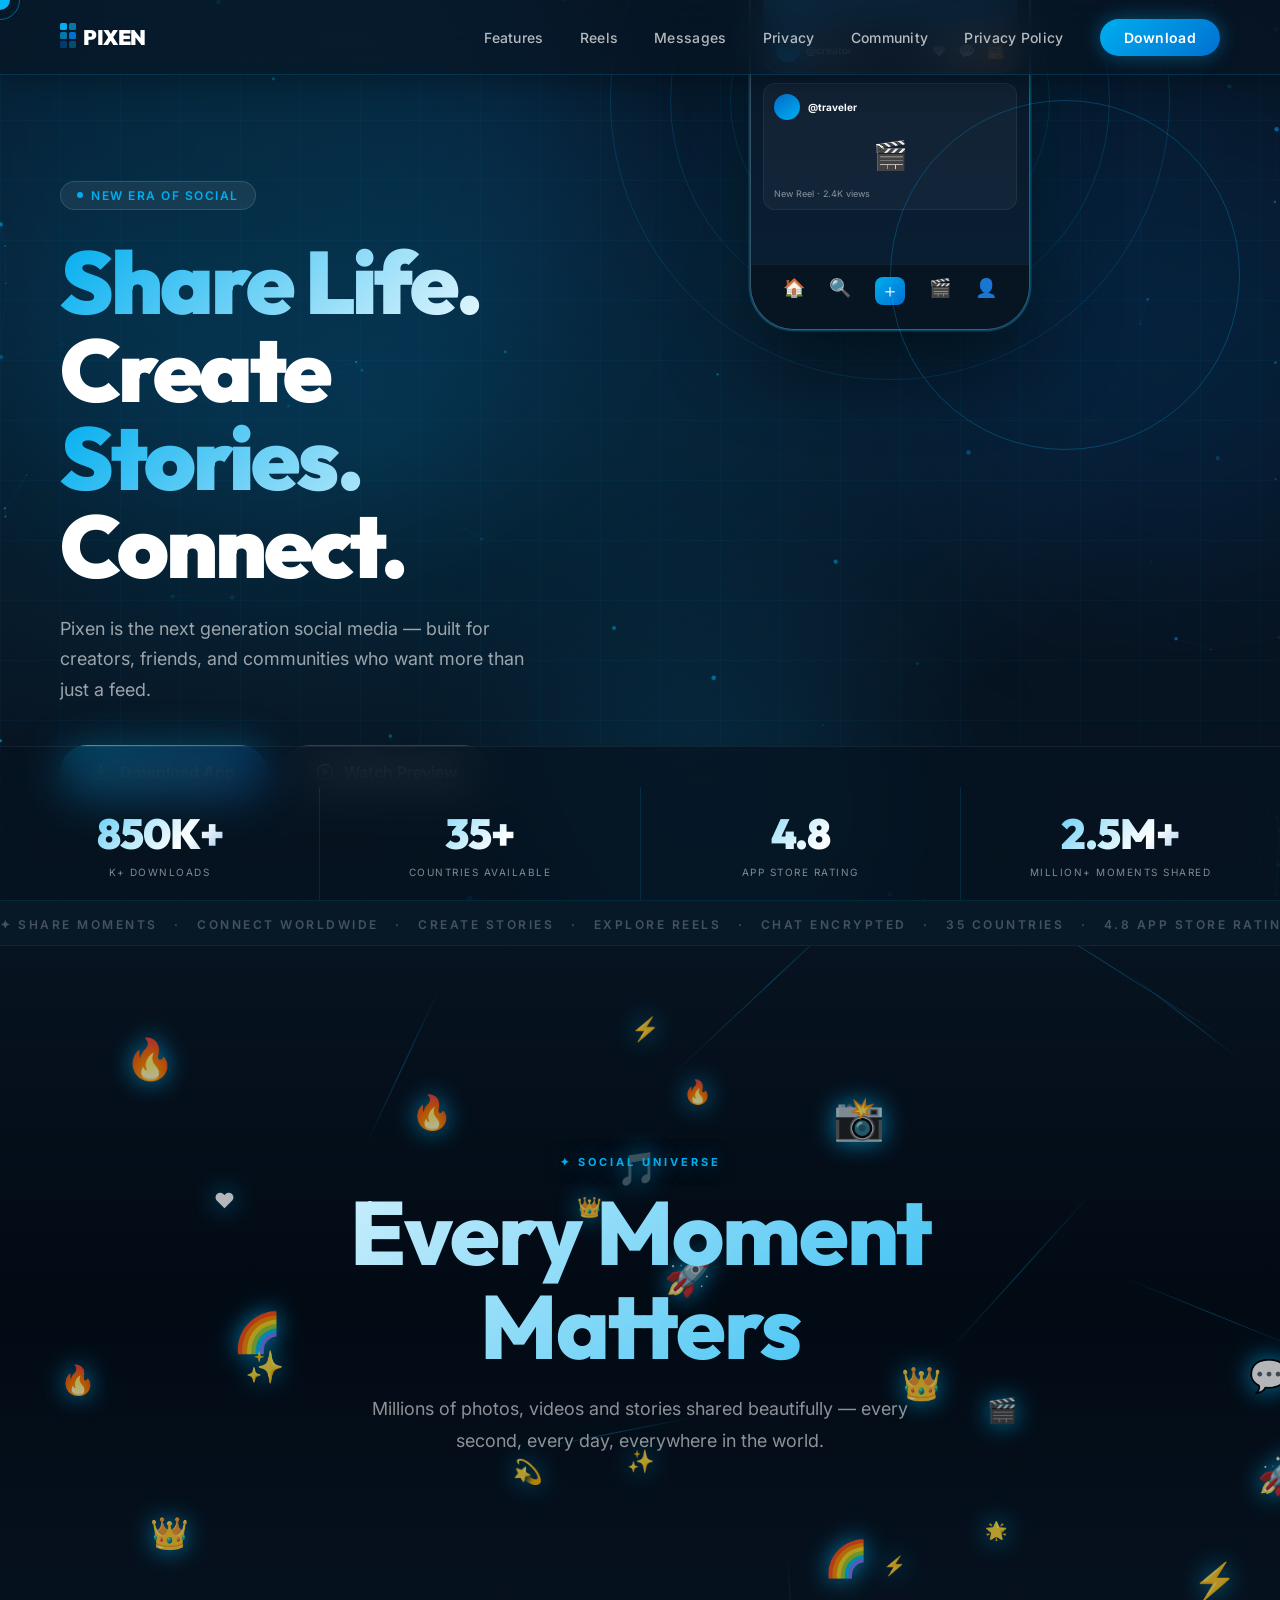
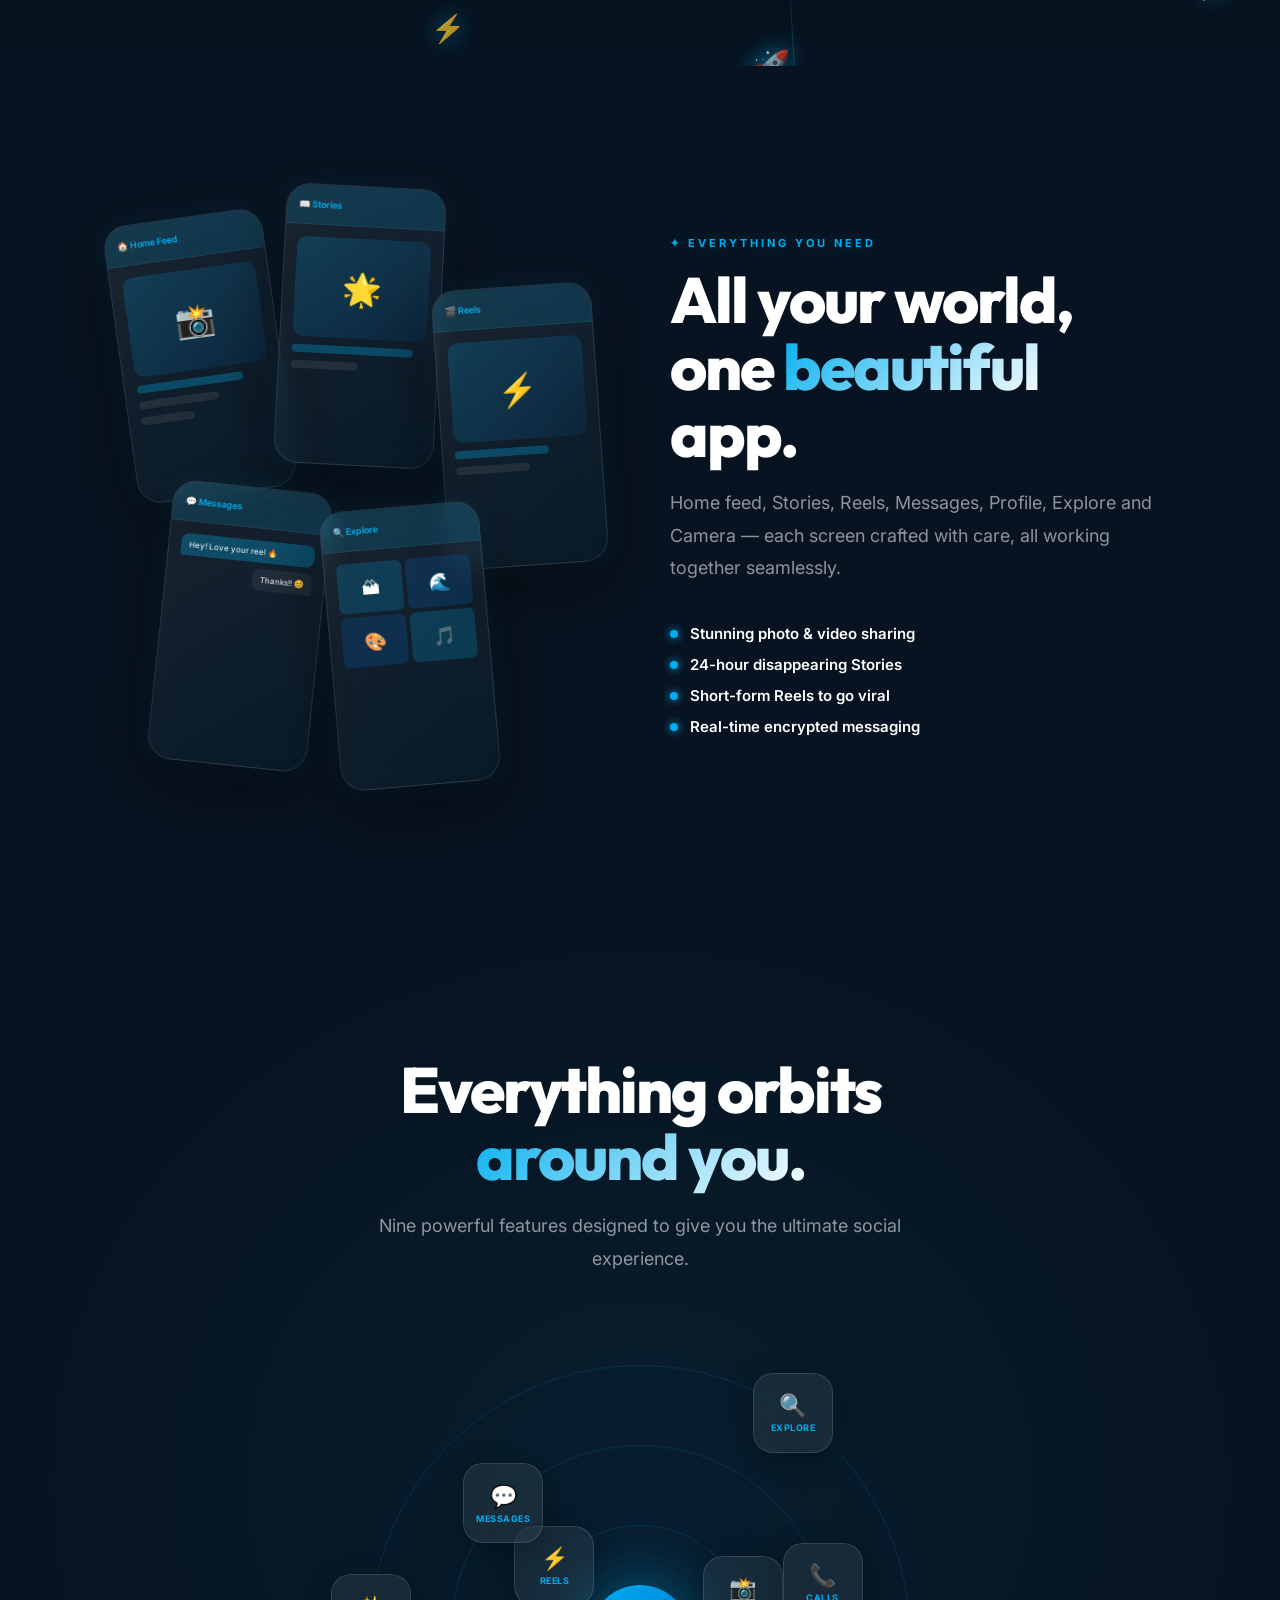
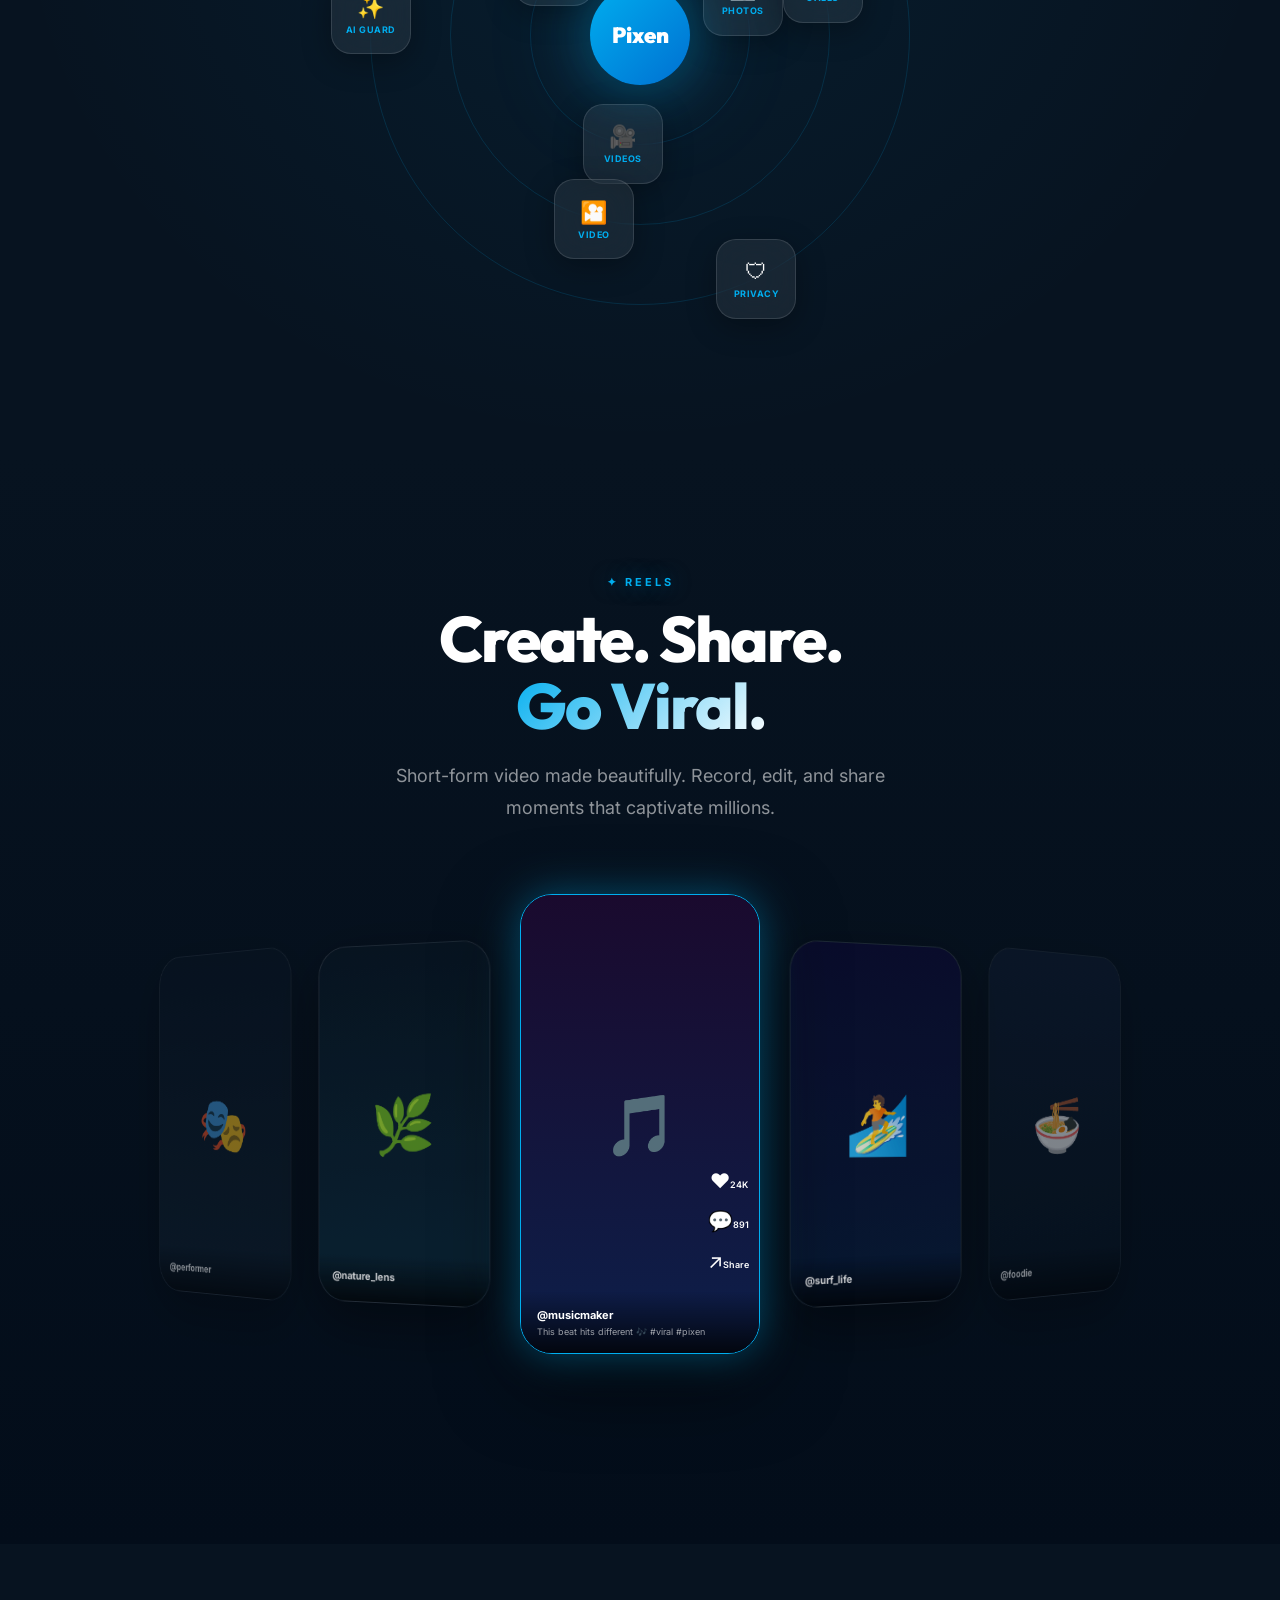
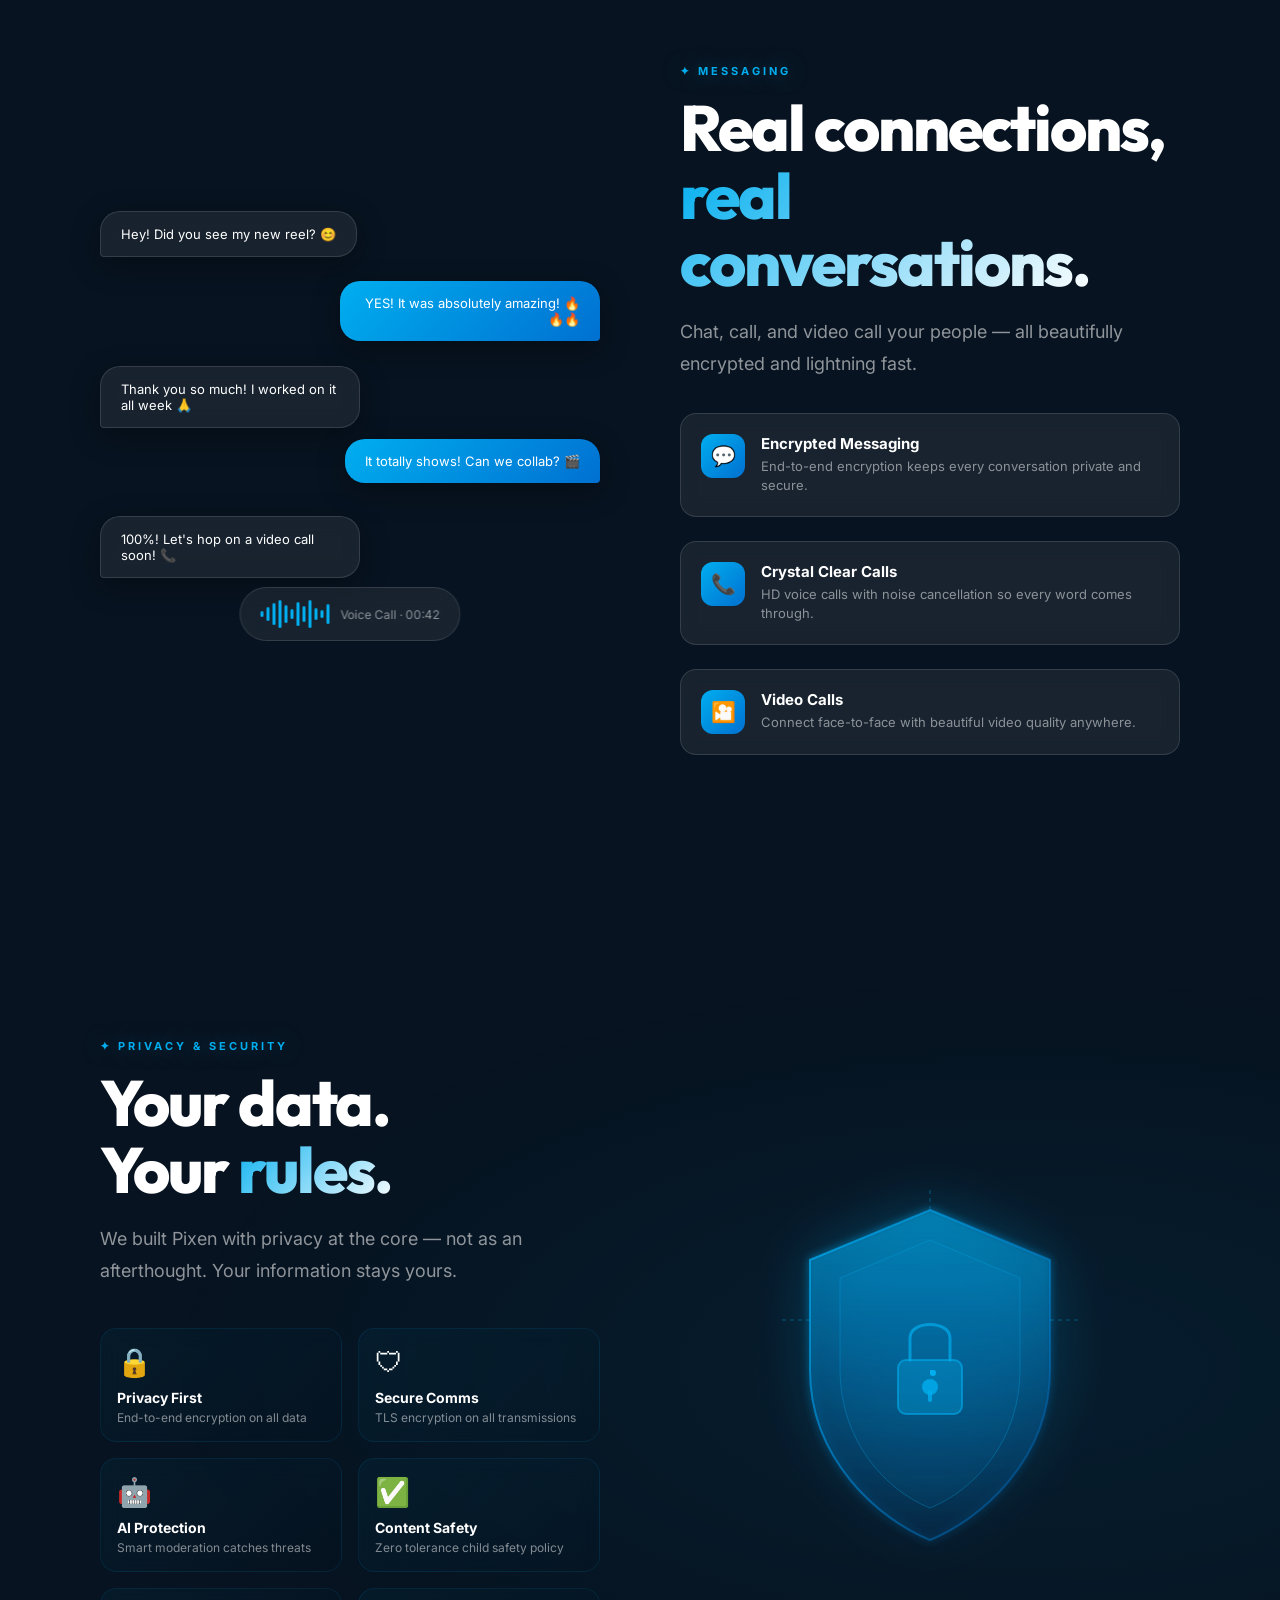
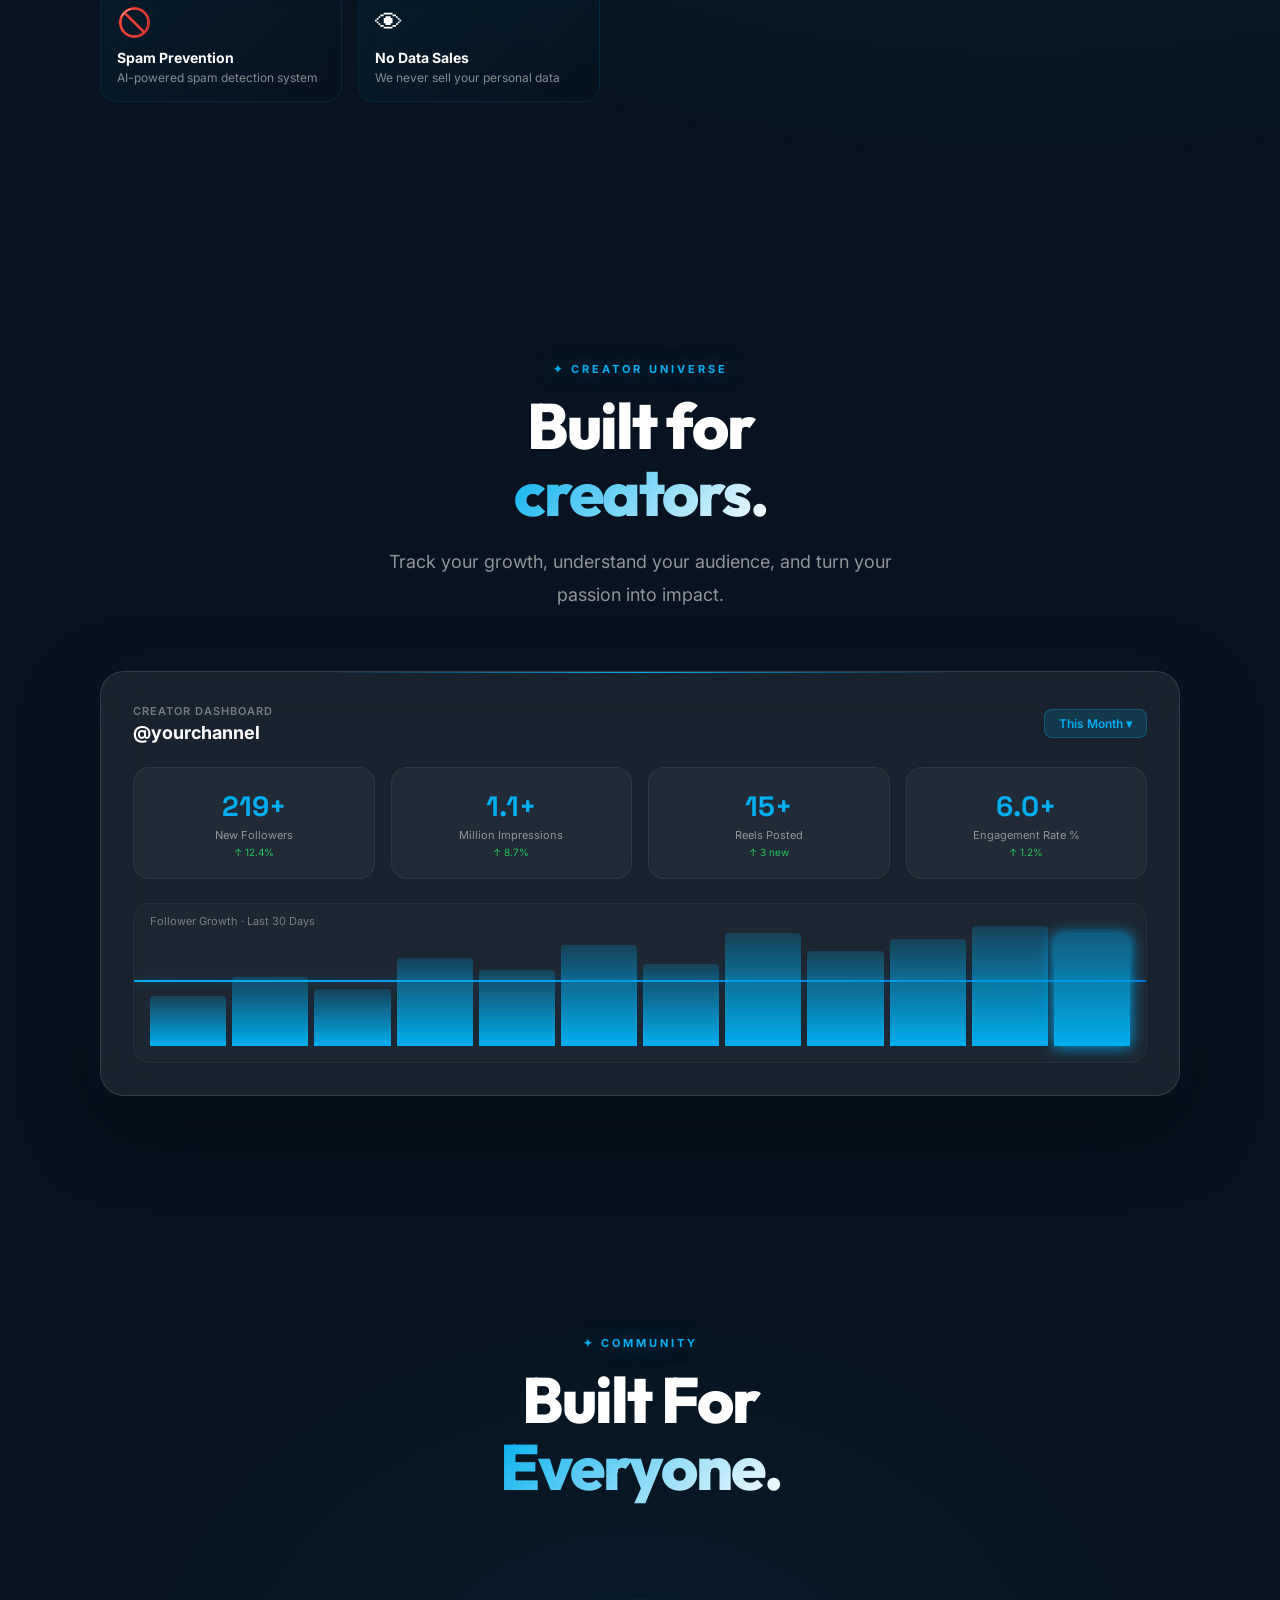
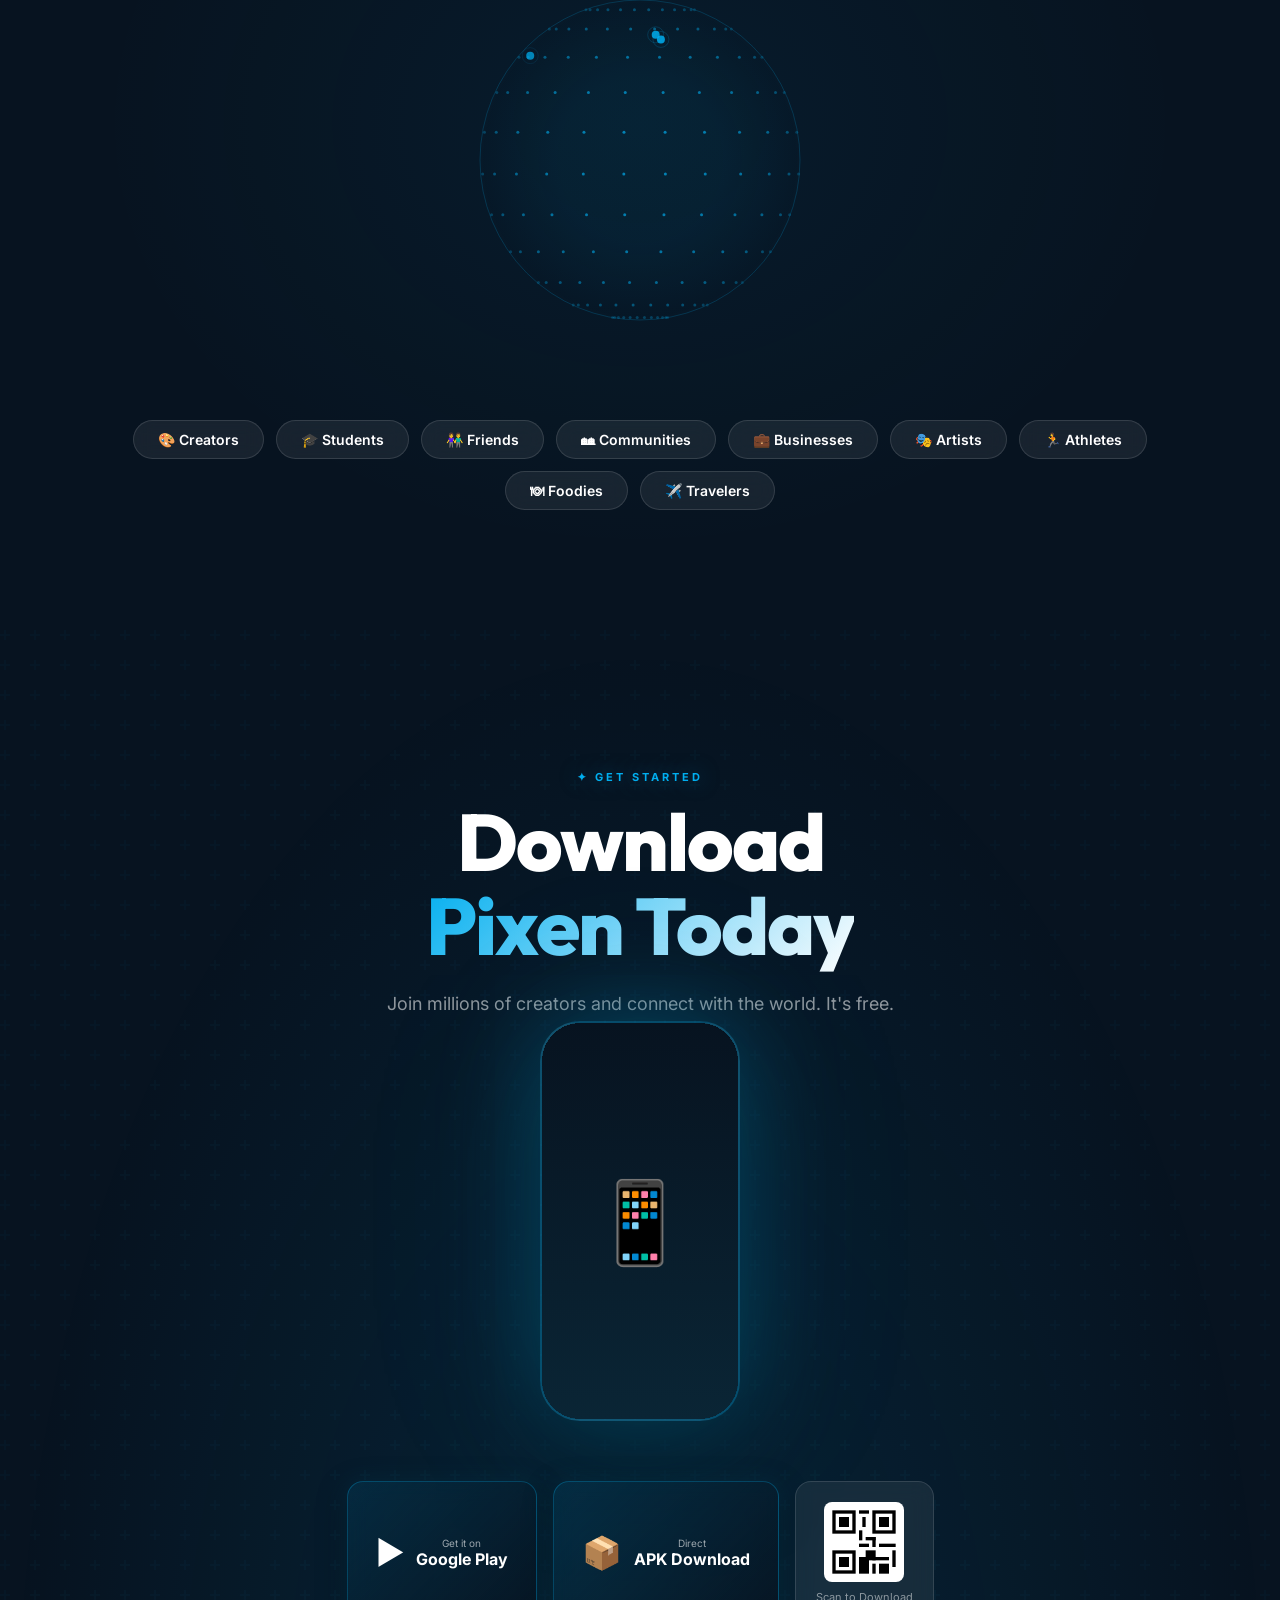
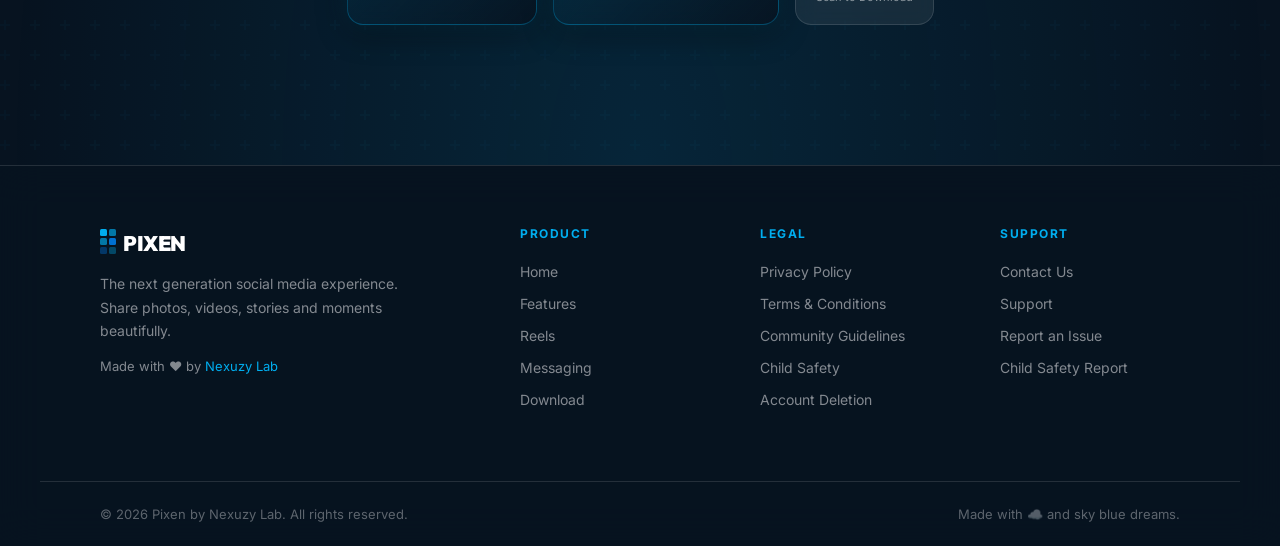
<file: new_index.html>
<!DOCTYPE html>
<html lang="en">
<head>
<meta charset="UTF-8">
<meta name="viewport" content="width=device-width, initial-scale=1.0">
<title>Pixen – The Next Generation Social Media Experience</title>
<meta name="description" content="Share photos, videos, stories and moments with Pixen. A beautiful social experience designed for creators, friends and communities.">
<meta name="keywords" content="Pixen, Pixen App, Photo Sharing, Video Sharing, Reels, Stories, Social Media App, Creator Platform, Instagram Alternative, Messaging App, Video Call App">

<link rel="preconnect" href="https://fonts.googleapis.com">
<link rel="preconnect" href="https://fonts.gstatic.com" crossorigin>
<link href="https://fonts.googleapis.com/css2?family=Outfit:wght@300;400;600;700;800;900&family=Inter:wght@300;400;500;600&family=Space+Grotesk:wght@400;500;600;700&display=swap" rel="stylesheet">

<style>
  :root {
    --sky: #00AEEF;
    --dark-blue: #0070D1;
    --deep: #071320;
    --white: #FFFFFF;
    --glass: rgba(255,255,255,0.07);
    --glass-border: rgba(255,255,255,0.12);
    --glow: rgba(0,174,239,0.4);
  }

  *,*::before,*::after { margin:0; padding:0; box-sizing:border-box; }

  html { scroll-behavior: smooth; }

  body {
    background: var(--deep);
    color: var(--white);
    font-family: 'Inter', sans-serif;
    overflow-x: hidden;
    cursor: none;
  }

  /* Custom Cursor */
  #cursor {
    width: 20px; height: 20px;
    border-radius: 50%;
    background: var(--sky);
    position: fixed;
    pointer-events: none;
    z-index: 9999;
    transform: translate(-50%, -50%);
    transition: transform 0.1s, width 0.3s, height 0.3s, opacity 0.3s;
    mix-blend-mode: screen;
  }
  #cursor-trail {
    width: 40px; height: 40px;
    border-radius: 50%;
    border: 1px solid var(--sky);
    position: fixed;
    pointer-events: none;
    z-index: 9998;
    transform: translate(-50%, -50%);
    transition: all 0.15s ease;
    opacity: 0.5;
  }
  body:hover #cursor { opacity: 1; }

  /* Navbar */
  nav {
    position: fixed;
    top: 0; left: 0; right: 0;
    z-index: 1000;
    padding: 20px 60px;
    display: flex;
    align-items: center;
    justify-content: space-between;
    backdrop-filter: blur(20px);
    background: rgba(7,19,32,0.6);
    border-bottom: 1px solid var(--glass-border);
    transition: all 0.3s;
  }
  .nav-logo {
    font-family: 'Outfit', sans-serif;
    font-weight: 900;
    font-size: 28px;
    background: linear-gradient(135deg, var(--sky), var(--white));
    -webkit-background-clip: text;
    -webkit-text-fill-color: transparent;
    letter-spacing: -1px;
  }
  .nav-links {
    display: flex;
    gap: 36px;
    list-style: none;
  }
  .nav-links a {
    color: rgba(255,255,255,0.7);
    text-decoration: none;
    font-size: 14px;
    font-weight: 500;
    transition: color 0.3s;
    letter-spacing: 0.3px;
  }
  .nav-links a:hover { color: var(--sky); }
  .nav-cta {
    background: linear-gradient(135deg, var(--sky), var(--dark-blue));
    color: white !important;
    padding: 10px 24px;
    border-radius: 50px;
    font-weight: 600 !important;
    box-shadow: 0 0 20px var(--glow);
    transition: box-shadow 0.3s !important;
  }
  .nav-cta:hover { box-shadow: 0 0 40px var(--glow) !important; color: white !important; }

  /* Canvas */
  #hero-canvas {
    position: absolute;
    top: 0; left: 0;
    width: 100%; height: 100%;
    z-index: 0;
  }

  /* SECTION 1 - HERO */
  #hero {
    position: relative;
    min-height: 100vh;
    display: flex;
    align-items: center;
    overflow: hidden;
    background: radial-gradient(ellipse at 30% 50%, rgba(0,174,239,0.15) 0%, transparent 60%),
                radial-gradient(ellipse at 70% 20%, rgba(0,112,209,0.1) 0%, transparent 50%),
                var(--deep);
  }
  .hero-content {
    position: relative;
    z-index: 10;
    padding: 0 60px;
    max-width: 600px;
    margin-top: 80px;
  }
  .hero-eyebrow {
    display: inline-flex;
    align-items: center;
    gap: 8px;
    background: var(--glass);
    border: 1px solid var(--glass-border);
    border-radius: 50px;
    padding: 6px 16px;
    font-size: 12px;
    font-weight: 600;
    color: var(--sky);
    letter-spacing: 1.5px;
    text-transform: uppercase;
    margin-bottom: 28px;
    backdrop-filter: blur(10px);
  }
  .hero-eyebrow span { width: 6px; height: 6px; background: var(--sky); border-radius: 50%; animation: pulse-dot 2s infinite; }
  @keyframes pulse-dot { 0%,100%{opacity:1;transform:scale(1)} 50%{opacity:0.5;transform:scale(1.5)} }

  .hero-title {
    font-family: 'Outfit', sans-serif;
    font-weight: 900;
    font-size: clamp(52px, 7vw, 88px);
    line-height: 1.0;
    letter-spacing: -3px;
    margin-bottom: 24px;
  }
  .hero-title .gradient-text {
    background: linear-gradient(135deg, var(--sky) 0%, #fff 50%, var(--dark-blue) 100%);
    -webkit-background-clip: text;
    -webkit-text-fill-color: transparent;
    background-size: 200% 200%;
    animation: gradient-shift 4s ease infinite;
  }
  @keyframes gradient-shift {
    0%{background-position:0% 50%} 50%{background-position:100% 50%} 100%{background-position:0% 50%}
  }
  .hero-sub {
    font-size: 18px;
    line-height: 1.7;
    color: rgba(255,255,255,0.6);
    margin-bottom: 40px;
    font-weight: 400;
  }
  .hero-buttons {
    display: flex;
    gap: 16px;
    flex-wrap: wrap;
  }
  .btn-primary {
    display: inline-flex;
    align-items: center;
    gap: 10px;
    background: linear-gradient(135deg, var(--sky), var(--dark-blue));
    color: white;
    padding: 16px 32px;
    border-radius: 50px;
    font-weight: 700;
    font-size: 16px;
    text-decoration: none;
    cursor: pointer;
    border: none;
    box-shadow: 0 0 40px var(--glow), 0 4px 30px rgba(0,0,0,0.3);
    transition: all 0.3s;
    position: relative;
    overflow: hidden;
  }
  .btn-primary::before {
    content: '';
    position: absolute;
    inset: 0;
    background: linear-gradient(135deg, rgba(255,255,255,0.2), transparent);
    opacity: 0;
    transition: opacity 0.3s;
  }
  .btn-primary:hover::before { opacity: 1; }
  .btn-primary:hover { box-shadow: 0 0 60px var(--glow), 0 8px 40px rgba(0,0,0,0.4); transform: translateY(-2px); }

  .btn-secondary {
    display: inline-flex;
    align-items: center;
    gap: 10px;
    background: var(--glass);
    border: 1px solid var(--glass-border);
    color: white;
    padding: 16px 32px;
    border-radius: 50px;
    font-weight: 600;
    font-size: 16px;
    text-decoration: none;
    cursor: pointer;
    backdrop-filter: blur(10px);
    transition: all 0.3s;
  }
  .btn-secondary:hover {
    background: rgba(255,255,255,0.12);
    border-color: var(--sky);
    box-shadow: 0 0 20px var(--glow);
    transform: translateY(-2px);
  }

  .hero-phone-wrapper {
    position: absolute;
    right: -40px;
    top: 50%;
    transform: translateY(-50%);
    width: 500px;
    height: 700px;
    z-index: 5;
  }

  /* Phone 3D */
  .phone-3d {
    width: 280px;
    height: 580px;
    background: linear-gradient(145deg, rgba(255,255,255,0.1), rgba(0,174,239,0.05));
    border-radius: 44px;
    border: 1.5px solid rgba(255,255,255,0.2);
    box-shadow:
      0 0 0 1px rgba(0,174,239,0.15),
      0 30px 80px rgba(0,0,0,0.6),
      0 0 100px rgba(0,174,239,0.2),
      inset 0 1px 0 rgba(255,255,255,0.15);
    position: relative;
    overflow: hidden;
    backdrop-filter: blur(20px);
    transform-style: preserve-3d;
    margin: auto;
    animation: float-phone 6s ease-in-out infinite;
  }
  @keyframes float-phone {
    0%,100%{transform:translateY(0) rotateX(5deg) rotateY(-10deg)}
    50%{transform:translateY(-20px) rotateX(3deg) rotateY(-8deg)}
  }
  .phone-notch {
    width: 120px; height: 30px;
    background: rgba(0,0,0,0.8);
    border-radius: 0 0 20px 20px;
    margin: 0 auto;
    position: relative;
    z-index: 2;
  }
  .phone-screen {
    position: absolute;
    inset: 0;
    overflow: hidden;
    border-radius: 44px;
  }
  .phone-screen-bg {
    width: 100%; height: 100%;
    background: linear-gradient(180deg, #071320 0%, #0a1f35 100%);
    position: relative;
    overflow: hidden;
  }
  .phone-ui-post {
    margin: 50px 12px 10px;
    background: rgba(255,255,255,0.05);
    border-radius: 16px;
    border: 1px solid rgba(255,255,255,0.08);
    overflow: hidden;
    animation: slide-posts 8s ease-in-out infinite;
  }
  .phone-ui-post img { width: 100%; height: 140px; object-fit: cover; }
  .phone-post-img {
    width: 100%; height: 140px;
    background: linear-gradient(135deg, rgba(0,174,239,0.3), rgba(0,112,209,0.2));
    display: flex;
    align-items: center;
    justify-content: center;
    font-size: 40px;
  }
  .phone-post-meta {
    padding: 10px 12px;
    display: flex;
    align-items: center;
    justify-content: space-between;
  }
  .phone-post-avatar {
    width: 24px; height: 24px;
    border-radius: 50%;
    background: linear-gradient(135deg, var(--sky), var(--dark-blue));
  }
  .phone-post-actions {
    display: flex;
    gap: 12px;
    font-size: 14px;
  }
  .phone-status-bar {
    position: absolute;
    top: 0; left: 0; right: 0;
    padding: 10px 20px;
    display: flex;
    justify-content: space-between;
    font-size: 10px;
    font-weight: 600;
    z-index: 10;
  }
  .phone-bottom-nav {
    position: absolute;
    bottom: 0; left: 0; right: 0;
    padding: 12px 20px 24px;
    background: rgba(7,19,32,0.9);
    border-top: 1px solid rgba(255,255,255,0.05);
    display: flex;
    justify-content: space-around;
    font-size: 18px;
  }

  /* Floating particles */
  .particle-field {
    position: absolute;
    inset: 0;
    overflow: hidden;
    z-index: 1;
  }
  .particle {
    position: absolute;
    border-radius: 50%;
    background: var(--sky);
    opacity: 0.15;
    animation: drift linear infinite;
  }
  @keyframes drift {
    0%{transform:translateY(100vh) translateX(0) scale(0)}
    50%{opacity:0.3}
    100%{transform:translateY(-100px) translateX(40px) scale(1)}
  }

  /* Stats bar */
  .stats-bar {
    position: relative;
    z-index: 10;
    display: flex;
    gap: 0;
    margin-top: 60px;
    border-top: 1px solid var(--glass-border);
    padding-top: 40px;
  }
  .stat-item {
    flex: 1;
    text-align: center;
    padding: 20px;
    border-right: 1px solid var(--glass-border);
  }
  .stat-item:last-child { border-right: none; }
  .stat-num {
    font-family: 'Space Grotesk', sans-serif;
    font-size: 36px;
    font-weight: 700;
    color: var(--sky);
    display: block;
  }
  .stat-label {
    font-size: 13px;
    color: rgba(255,255,255,0.5);
    margin-top: 4px;
  }

  /* SECTIONS GENERAL */
  section {
    position: relative;
    overflow: hidden;
  }
  .section-container {
    max-width: 1200px;
    margin: 0 auto;
    padding: 0 60px;
  }
  .section-pad { padding: 120px 0; }

  .section-label {
    font-size: 11px;
    font-weight: 700;
    color: var(--sky);
    letter-spacing: 3px;
    text-transform: uppercase;
    margin-bottom: 16px;
  }
  .section-title {
    font-family: 'Outfit', sans-serif;
    font-weight: 800;
    font-size: clamp(38px, 5vw, 64px);
    line-height: 1.05;
    letter-spacing: -2px;
    margin-bottom: 20px;
  }
  .section-body {
    font-size: 18px;
    color: rgba(255,255,255,0.55);
    line-height: 1.8;
    max-width: 540px;
  }

  /* SECTION 2 - SOCIAL UNIVERSE */
  #social-universe {
    background: linear-gradient(180deg, var(--deep) 0%, #020a14 50%, var(--deep) 100%);
    min-height: 80vh;
    display: flex;
    align-items: center;
  }
  .universe-canvas-wrap {
    position: absolute;
    inset: 0;
    overflow: hidden;
  }
  .floating-icons-layer {
    position: absolute;
    inset: 0;
  }
  .fi {
    position: absolute;
    font-size: 28px;
    opacity: 0.7;
    animation: float-icon ease-in-out infinite;
    filter: drop-shadow(0 0 12px var(--sky));
  }
  @keyframes float-icon {
    0%,100%{transform:translateY(0) rotate(0deg);opacity:0.4}
    50%{transform:translateY(-30px) rotate(10deg);opacity:0.8}
  }
  .neon-line {
    position: absolute;
    height: 1px;
    background: linear-gradient(90deg, transparent, var(--sky), transparent);
    opacity: 0.3;
    animation: line-pulse 3s ease-in-out infinite;
  }
  @keyframes line-pulse { 0%,100%{opacity:0.1} 50%{opacity:0.4} }
  .universe-text {
    position: relative;
    z-index: 10;
    text-align: center;
    padding: 120px 60px;
    width: 100%;
  }
  .universe-text .section-title {
    font-size: clamp(48px, 7vw, 90px);
    background: linear-gradient(135deg, var(--white), var(--sky));
    -webkit-background-clip: text;
    -webkit-text-fill-color: transparent;
  }
  .universe-text .section-body {
    margin: 0 auto;
    text-align: center;
  }

  /* SECTION 3 - FEATURE EXPLOSION */
  #features-explosion {
    background: var(--deep);
    padding: 120px 0;
  }
  .explosion-grid {
    display: grid;
    grid-template-columns: 1fr 1fr;
    gap: 60px;
    align-items: center;
  }
  .exploded-screens {
    position: relative;
    height: 600px;
  }
  .mini-screen {
    position: absolute;
    width: 160px;
    height: 280px;
    background: linear-gradient(145deg, rgba(255,255,255,0.07), rgba(0,174,239,0.03));
    border-radius: 24px;
    border: 1px solid rgba(255,255,255,0.1);
    backdrop-filter: blur(10px);
    overflow: hidden;
    box-shadow: 0 20px 60px rgba(0,0,0,0.5), 0 0 30px rgba(0,174,239,0.1);
    transition: transform 0.4s, box-shadow 0.4s;
  }
  .mini-screen:hover {
    transform: translateY(-15px) scale(1.05) !important;
    box-shadow: 0 30px 80px rgba(0,0,0,0.6), 0 0 50px rgba(0,174,239,0.25) !important;
  }
  .mini-screen-header {
    height: 40px;
    background: rgba(0,174,239,0.15);
    border-bottom: 1px solid rgba(255,255,255,0.05);
    display: flex;
    align-items: center;
    padding: 0 12px;
    gap: 6px;
    font-size: 9px;
    font-weight: 600;
    color: var(--sky);
  }
  .mini-screen-content {
    padding: 12px;
  }
  .mini-bar { height: 8px; border-radius: 4px; background: rgba(255,255,255,0.08); margin-bottom: 8px; }
  .mini-bar.sky { background: rgba(0,174,239,0.3); }
  .mini-thumb {
    width: 100%; height: 100px;
    border-radius: 10px;
    background: linear-gradient(135deg, rgba(0,174,239,0.2), rgba(0,112,209,0.1));
    display: flex; align-items: center; justify-content: center;
    font-size: 32px;
    margin-bottom: 8px;
  }
  .mini-screen-1 { top: 30px; left: 20px; transform: rotate(-8deg); animation: screen-float-1 7s ease-in-out infinite; }
  .mini-screen-2 { top: 0; left: 180px; transform: rotate(3deg); animation: screen-float-2 6s ease-in-out infinite; }
  .mini-screen-3 { top: 100px; left: 340px; transform: rotate(-4deg); animation: screen-float-3 8s ease-in-out infinite; }
  .mini-screen-4 { top: 300px; left: 60px; transform: rotate(6deg); animation: screen-float-2 7s ease-in-out infinite 1s; }
  .mini-screen-5 { top: 320px; left: 230px; transform: rotate(-5deg); animation: screen-float-1 6s ease-in-out infinite 0.5s; }
  @keyframes screen-float-1 { 0%,100%{transform:rotate(-8deg) translateY(0)} 50%{transform:rotate(-6deg) translateY(-15px)} }
  @keyframes screen-float-2 { 0%,100%{transform:rotate(3deg) translateY(0)} 50%{transform:rotate(5deg) translateY(-20px)} }
  @keyframes screen-float-3 { 0%,100%{transform:rotate(-4deg) translateY(0)} 50%{transform:rotate(-2deg) translateY(-12px)} }

  /* SECTION 4 - FEATURE GALAXY ORBIT */
  #feature-galaxy {
    background: radial-gradient(ellipse at center, rgba(0,174,239,0.08) 0%, transparent 60%), var(--deep);
    padding: 120px 0;
  }
  .orbit-system {
    position: relative;
    width: 600px;
    height: 600px;
    margin: 60px auto 0;
  }
  .orbit-center {
    position: absolute;
    top: 50%; left: 50%;
    transform: translate(-50%, -50%);
    width: 100px; height: 100px;
    background: linear-gradient(135deg, var(--sky), var(--dark-blue));
    border-radius: 50%;
    display: flex; align-items: center; justify-content: center;
    font-family: 'Outfit', sans-serif;
    font-weight: 900;
    font-size: 22px;
    box-shadow: 0 0 60px var(--glow), 0 0 120px rgba(0,174,239,0.2);
    z-index: 10;
    animation: center-pulse 3s ease-in-out infinite;
  }
  @keyframes center-pulse {
    0%,100%{box-shadow:0 0 60px var(--glow),0 0 120px rgba(0,174,239,0.2)}
    50%{box-shadow:0 0 90px var(--glow),0 0 180px rgba(0,174,239,0.3)}
  }
  .orbit-ring {
    position: absolute;
    top: 50%; left: 50%;
    border-radius: 50%;
    border: 1px solid rgba(0,174,239,0.15);
    transform: translate(-50%, -50%);
  }
  .orbit-ring-1 { width: 220px; height: 220px; animation: spin 15s linear infinite; }
  .orbit-ring-2 { width: 380px; height: 380px; animation: spin 25s linear infinite reverse; }
  .orbit-ring-3 { width: 540px; height: 540px; animation: spin 35s linear infinite; }
  @keyframes spin { from{transform:translate(-50%,-50%) rotate(0deg)} to{transform:translate(-50%,-50%) rotate(360deg)} }

  .orbit-card {
    position: absolute;
    top: 50%; left: 50%;
    width: 80px; height: 80px;
    background: var(--glass);
    border: 1px solid var(--glass-border);
    border-radius: 20px;
    backdrop-filter: blur(20px);
    display: flex;
    flex-direction: column;
    align-items: center;
    justify-content: center;
    gap: 4px;
    font-size: 22px;
    cursor: pointer;
    transition: transform 0.3s, box-shadow 0.3s, background 0.3s;
    box-shadow: 0 8px 30px rgba(0,0,0,0.3);
  }
  .orbit-card span {
    font-size: 9px;
    font-weight: 700;
    color: var(--sky);
    letter-spacing: 0.5px;
    text-transform: uppercase;
  }
  .orbit-card:hover {
    background: rgba(0,174,239,0.15);
    border-color: var(--sky);
    box-shadow: 0 0 30px var(--glow);
    transform: translate(-50%, -50%) scale(1.2) !important;
  }

  /* SECTION 5 - REELS */
  #reels-section {
    background: linear-gradient(180deg, var(--deep) 0%, #030d1a 100%);
    padding: 120px 0;
    overflow: hidden;
  }
  .reels-showcase {
    position: relative;
    display: flex;
    gap: 24px;
    align-items: center;
    justify-content: center;
    height: 600px;
    perspective: 1000px;
  }
  .reel-phone {
    width: 200px;
    height: 380px;
    background: linear-gradient(145deg, rgba(255,255,255,0.06), rgba(0,174,239,0.02));
    border-radius: 32px;
    border: 1px solid rgba(255,255,255,0.1);
    overflow: hidden;
    position: relative;
    flex-shrink: 0;
    box-shadow: 0 20px 60px rgba(0,0,0,0.5);
    transition: transform 0.4s;
  }
  .reel-phone:hover { transform: scale(1.05) translateY(-10px); }
  .reel-phone.center-reel {
    width: 240px;
    height: 460px;
    border-color: var(--sky);
    box-shadow: 0 0 40px var(--glow), 0 25px 80px rgba(0,0,0,0.6);
    z-index: 5;
    animation: reel-float 5s ease-in-out infinite;
  }
  .reel-phone.side-reel-1 { transform: rotateY(15deg) translateX(20px) translateZ(-50px); opacity: 0.8; }
  .reel-phone.side-reel-2 { transform: rotateY(-15deg) translateX(-20px) translateZ(-50px); opacity: 0.8; }
  .reel-phone.far-reel-1 { transform: rotateY(25deg) translateX(40px) translateZ(-100px); opacity: 0.5; }
  .reel-phone.far-reel-2 { transform: rotateY(-25deg) translateX(-40px) translateZ(-100px); opacity: 0.5; }
  @keyframes reel-float { 0%,100%{transform:translateY(0)} 50%{transform:translateY(-15px)} }
  .reel-bg {
    width: 100%; height: 100%;
    display: flex; align-items: center; justify-content: center;
    font-size: 60px;
    position: relative;
  }
  .reel-bg-1 { background: linear-gradient(180deg, #1a0a2e, #0d1f4a); }
  .reel-bg-2 { background: linear-gradient(180deg, #071320, #0a2535); }
  .reel-bg-3 { background: linear-gradient(180deg, #0a0a2e, #071a35); }
  .reel-bg-4 { background: linear-gradient(180deg, #071320, #102030); }
  .reel-bg-5 { background: linear-gradient(180deg, #0d1a2e, #071320); }
  .reel-overlay {
    position: absolute;
    bottom: 0; left: 0; right: 0;
    padding: 16px;
    background: linear-gradient(to top, rgba(0,0,0,0.8), transparent);
  }
  .reel-username { font-size: 11px; font-weight: 700; margin-bottom: 4px; }
  .reel-caption { font-size: 9px; color: rgba(255,255,255,0.6); }
  .reel-actions {
    position: absolute;
    right: 10px;
    bottom: 80px;
    display: flex;
    flex-direction: column;
    gap: 16px;
    align-items: center;
    font-size: 20px;
  }
  .reel-actions span { font-size: 9px; font-weight: 600; }

  /* SECTION 6 - MESSAGING */
  #messaging {
    background: var(--deep);
    padding: 120px 0;
  }
  .messaging-layout {
    display: grid;
    grid-template-columns: 1fr 1fr;
    gap: 80px;
    align-items: center;
  }
  .chat-demo {
    position: relative;
    height: 500px;
    perspective: 800px;
  }
  .chat-bubble {
    display: inline-flex;
    align-items: center;
    gap: 8px;
    padding: 14px 20px;
    border-radius: 20px;
    font-size: 13px;
    max-width: 260px;
    position: absolute;
    backdrop-filter: blur(10px);
    box-shadow: 0 8px 30px rgba(0,0,0,0.3);
    animation: bubble-appear 0.5s ease forwards;
  }
  .cb-received {
    background: var(--glass);
    border: 1px solid var(--glass-border);
    border-radius: 20px 20px 20px 4px;
    color: white;
  }
  .cb-sent {
    background: linear-gradient(135deg, var(--sky), var(--dark-blue));
    border-radius: 20px 20px 4px 20px;
    color: white;
    text-align: right;
    margin-left: auto;
    right: 0;
  }
  @keyframes bubble-appear { from{opacity:0;transform:translateY(10px)} to{opacity:1;transform:translateY(0)} }
  .wave-viz {
    position: absolute;
    bottom: 30px;
    left: 50%;
    transform: translateX(-50%);
    display: flex;
    align-items: center;
    gap: 3px;
    background: var(--glass);
    border: 1px solid var(--glass-border);
    border-radius: 30px;
    padding: 12px 20px;
    backdrop-filter: blur(10px);
  }
  .wave-bar {
    width: 3px;
    background: var(--sky);
    border-radius: 2px;
    animation: wave-anim 1s ease-in-out infinite;
  }
  @keyframes wave-anim {
    0%,100%{height:6px} 50%{height:28px}
  }
  .feature-list {
    list-style: none;
    margin-top: 40px;
  }
  .feature-list li {
    display: flex;
    align-items: flex-start;
    gap: 16px;
    margin-bottom: 24px;
    padding: 20px;
    background: var(--glass);
    border: 1px solid var(--glass-border);
    border-radius: 16px;
    backdrop-filter: blur(10px);
    transition: all 0.3s;
  }
  .feature-list li:hover {
    background: rgba(0,174,239,0.08);
    border-color: rgba(0,174,239,0.3);
    transform: translateX(8px);
  }
  .fl-icon {
    width: 44px; height: 44px;
    background: linear-gradient(135deg, var(--sky), var(--dark-blue));
    border-radius: 12px;
    display: flex; align-items: center; justify-content: center;
    font-size: 20px;
    flex-shrink: 0;
  }
  .fl-title { font-weight: 700; font-size: 15px; margin-bottom: 4px; }
  .fl-body { font-size: 13px; color: rgba(255,255,255,0.5); line-height: 1.5; }

  /* SECTION 7 - SECURITY */
  #security {
    background: radial-gradient(ellipse at center, rgba(0,112,209,0.1) 0%, transparent 60%),
                linear-gradient(180deg, var(--deep), #020d1a);
    padding: 140px 0;
  }
  .security-layout {
    display: grid;
    grid-template-columns: 1fr 1fr;
    gap: 80px;
    align-items: center;
  }
  .shield-3d {
    position: relative;
    width: 300px;
    height: 360px;
    margin: 0 auto;
  }
  .shield-svg {
    width: 100%;
    height: 100%;
    filter: drop-shadow(0 0 30px rgba(0,174,239,0.4));
    animation: shield-rotate 8s ease-in-out infinite;
  }
  @keyframes shield-rotate {
    0%,100%{transform:rotateY(0deg) rotateX(5deg)}
    50%{transform:rotateY(15deg) rotateX(8deg)}
  }
  .shield-particles {
    position: absolute;
    inset: 0;
  }
  .sp {
    position: absolute;
    width: 4px; height: 4px;
    border-radius: 50%;
    background: var(--sky);
    animation: orbit-sp ease-in-out infinite;
  }
  @keyframes orbit-sp {
    0%{transform:rotate(0deg) translateX(120px) rotate(0deg);opacity:0}
    10%{opacity:1}
    90%{opacity:1}
    100%{transform:rotate(360deg) translateX(120px) rotate(-360deg);opacity:0}
  }
  .security-features {
    display: grid;
    grid-template-columns: 1fr 1fr;
    gap: 16px;
    margin-top: 40px;
  }
  .sec-feat {
    background: var(--glass);
    border: 1px solid var(--glass-border);
    border-radius: 16px;
    padding: 20px;
    backdrop-filter: blur(10px);
    transition: all 0.3s;
  }
  .sec-feat:hover {
    background: rgba(0,174,239,0.1);
    border-color: rgba(0,174,239,0.4);
    transform: translateY(-4px);
    box-shadow: 0 10px 30px rgba(0,174,239,0.15);
  }
  .sec-feat-icon { font-size: 28px; margin-bottom: 10px; }
  .sec-feat-title { font-weight: 700; font-size: 14px; margin-bottom: 4px; }
  .sec-feat-body { font-size: 12px; color: rgba(255,255,255,0.5); }

  /* SECTION 8 - CREATOR */
  #creator {
    background: var(--deep);
    padding: 120px 0;
  }
  .dashboard-demo {
    margin-top: 60px;
    background: var(--glass);
    border: 1px solid var(--glass-border);
    border-radius: 24px;
    padding: 32px;
    backdrop-filter: blur(20px);
    box-shadow: 0 30px 80px rgba(0,0,0,0.4), 0 0 60px rgba(0,174,239,0.05);
    position: relative;
    overflow: hidden;
  }
  .dashboard-demo::before {
    content: '';
    position: absolute;
    top: -1px; left: 20%; right: 20%;
    height: 2px;
    background: linear-gradient(90deg, transparent, var(--sky), transparent);
  }
  .dashboard-top {
    display: flex;
    gap: 16px;
    margin-bottom: 24px;
  }
  .dash-stat-card {
    flex: 1;
    background: rgba(255,255,255,0.04);
    border: 1px solid rgba(255,255,255,0.06);
    border-radius: 16px;
    padding: 20px;
    text-align: center;
  }
  .dash-stat-num {
    font-family: 'Space Grotesk', sans-serif;
    font-size: 28px;
    font-weight: 700;
    color: var(--sky);
    display: block;
  }
  .dash-stat-label { font-size: 11px; color: rgba(255,255,255,0.5); margin-top: 4px; }
  .graph-area {
    background: rgba(255,255,255,0.02);
    border: 1px solid rgba(255,255,255,0.04);
    border-radius: 16px;
    height: 160px;
    position: relative;
    overflow: hidden;
    margin-top: 16px;
    display: flex;
    align-items: flex-end;
    padding: 16px;
    gap: 6px;
  }
  .graph-bar {
    flex: 1;
    background: linear-gradient(to top, var(--sky), rgba(0,174,239,0.2));
    border-radius: 4px 4px 0 0;
    transition: height 0.5s;
    position: relative;
  }
  .graph-line {
    position: absolute;
    left: 0; right: 0;
    height: 2px;
    background: linear-gradient(90deg, var(--sky), var(--dark-blue));
    box-shadow: 0 0 10px var(--glow);
  }

  /* SECTION 9 - COMMUNITY */
  #community {
    background: radial-gradient(ellipse at center, rgba(0,174,239,0.06) 0%, transparent 60%), var(--deep);
    padding: 120px 0;
    text-align: center;
  }
  .globe-wrapper {
    position: relative;
    width: 400px;
    height: 400px;
    margin: 60px auto;
  }
  #globe-canvas { width: 100%; height: 100%; }
  .community-tags {
    display: flex;
    flex-wrap: wrap;
    gap: 12px;
    justify-content: center;
    margin-top: 40px;
  }
  .ctag {
    background: var(--glass);
    border: 1px solid var(--glass-border);
    border-radius: 50px;
    padding: 10px 24px;
    font-size: 14px;
    font-weight: 600;
    backdrop-filter: blur(10px);
    transition: all 0.3s;
    cursor: default;
  }
  .ctag:hover {
    background: rgba(0,174,239,0.15);
    border-color: var(--sky);
    color: var(--sky);
    transform: translateY(-4px);
    box-shadow: 0 8px 20px rgba(0,174,239,0.2);
  }

  /* SECTION 10 - DOWNLOAD */
  #download {
    background: radial-gradient(ellipse at center, rgba(0,174,239,0.2) 0%, transparent 60%),
                linear-gradient(180deg, var(--deep), #030f1e);
    padding: 140px 0;
    text-align: center;
    position: relative;
    overflow: hidden;
  }
  #download::before {
    content: '';
    position: absolute;
    inset: 0;
    background: url("data:image/svg+xml,%3Csvg width='60' height='60' viewBox='0 0 60 60' xmlns='http://www.w3.org/2000/svg'%3E%3Cg fill='none' fill-rule='evenodd'%3E%3Cg fill='%2300AEEF' fill-opacity='0.03'%3E%3Cpath d='M36 34v-4h-2v4h-4v2h4v4h2v-4h4v-2h-4zm0-30V0h-2v4h-4v2h4v4h2V6h4V4h-4zM6 34v-4H4v4H0v2h4v4h2v-4h4v-2H6zM6 4V0H4v4H0v2h4v4h2V6h4V4H6z'/%3E%3C/g%3E%3C/g%3E%3C/svg%3E");
  }
  .download-phone {
    width: 200px;
    height: 400px;
    background: linear-gradient(145deg, rgba(255,255,255,0.08), rgba(0,174,239,0.04));
    border-radius: 40px;
    border: 2px solid rgba(0,174,239,0.3);
    box-shadow:
      0 0 100px rgba(0,174,239,0.3),
      0 0 200px rgba(0,174,239,0.1),
      0 40px 100px rgba(0,0,0,0.5);
    margin: 0 auto 60px;
    position: relative;
    overflow: hidden;
    animation: dl-phone-float 5s ease-in-out infinite;
  }
  @keyframes dl-phone-float {
    0%,100%{transform:translateY(0) scale(1)}
    50%{transform:translateY(-20px) scale(1.02)}
  }
  .download-phone-inner {
    width: 100%; height: 100%;
    background: linear-gradient(180deg, #071320, #0a2535);
    display: flex; align-items: center; justify-content: center;
    font-size: 80px;
  }
  .download-buttons {
    display: flex;
    gap: 16px;
    justify-content: center;
    flex-wrap: wrap;
    margin-top: 40px;
  }
  .dl-btn {
    display: flex;
    align-items: center;
    gap: 12px;
    background: var(--glass);
    border: 1px solid var(--glass-border);
    border-radius: 16px;
    padding: 14px 28px;
    text-decoration: none;
    color: white;
    backdrop-filter: blur(10px);
    transition: all 0.3s;
    min-width: 180px;
  }
  .dl-btn:hover {
    background: rgba(0,174,239,0.15);
    border-color: var(--sky);
    box-shadow: 0 0 30px var(--glow);
    transform: translateY(-4px);
  }
  .dl-btn-icon { font-size: 32px; }
  .dl-btn-text-small { font-size: 10px; color: rgba(255,255,255,0.6); }
  .dl-btn-text-big { font-size: 16px; font-weight: 700; }
  .qr-box {
    display: inline-flex;
    flex-direction: column;
    align-items: center;
    gap: 8px;
    background: var(--glass);
    border: 1px solid var(--glass-border);
    border-radius: 16px;
    padding: 20px;
    backdrop-filter: blur(10px);
  }
  .qr-visual {
    width: 80px; height: 80px;
    background: white;
    border-radius: 8px;
    display: flex; align-items: center; justify-content: center;
    overflow: hidden;
  }
  .qr-svg { width: 70px; height: 70px; }
  .qr-label { font-size: 11px; color: rgba(255,255,255,0.5); }

  /* FOOTER */
  footer {
    background: rgba(7,19,32,0.95);
    border-top: 1px solid var(--glass-border);
    backdrop-filter: blur(20px);
  }
  .footer-top {
    padding: 60px;
    display: grid;
    grid-template-columns: 2fr 1fr 1fr 1fr;
    gap: 60px;
    max-width: 1200px;
    margin: 0 auto;
  }
  .footer-brand p {
    font-size: 14px;
    color: rgba(255,255,255,0.5);
    margin-top: 12px;
    line-height: 1.7;
    max-width: 300px;
  }
  .footer-col h4 {
    font-size: 12px;
    font-weight: 700;
    letter-spacing: 1.5px;
    text-transform: uppercase;
    color: var(--sky);
    margin-bottom: 20px;
  }
  .footer-col ul { list-style: none; }
  .footer-col ul li { margin-bottom: 12px; }
  .footer-col ul li a {
    color: rgba(255,255,255,0.5);
    text-decoration: none;
    font-size: 14px;
    transition: color 0.3s;
  }
  .footer-col ul li a:hover { color: var(--sky); }
  .footer-bottom {
    max-width: 1200px;
    margin: 0 auto;
    padding: 24px 60px;
    border-top: 1px solid var(--glass-border);
    display: flex;
    justify-content: space-between;
    align-items: center;
  }
  .footer-bottom p { font-size: 13px; color: rgba(255,255,255,0.35); }

  /* Scroll progress */
  #scroll-progress {
    position: fixed;
    top: 0; left: 0;
    height: 3px;
    background: linear-gradient(90deg, var(--sky), var(--dark-blue));
    z-index: 9999;
    transition: width 0.1s;
    box-shadow: 0 0 10px var(--glow);
  }

  /* AOS-like animations */
  [data-reveal] {
    opacity: 0;
    transform: translateY(40px);
    transition: opacity 0.8s, transform 0.8s;
  }
  [data-reveal].revealed {
    opacity: 1;
    transform: translateY(0);
  }
  [data-reveal-delay="1"] { transition-delay: 0.1s; }
  [data-reveal-delay="2"] { transition-delay: 0.2s; }
  [data-reveal-delay="3"] { transition-delay: 0.3s; }
  [data-reveal-delay="4"] { transition-delay: 0.4s; }

  /* Mobile */
  @media (max-width: 768px) {
    nav { padding: 16px 20px; }
    .nav-links { display: none; }
    .hero-content { padding: 0 20px; margin-top: 100px; }
    .hero-phone-wrapper { display: none; }
    .section-container { padding: 0 20px; }
    .explosion-grid, .messaging-layout, .security-layout { grid-template-columns: 1fr; }
    .footer-top { grid-template-columns: 1fr; padding: 40px 20px; gap: 30px; }
    .footer-bottom { flex-direction: column; gap: 12px; padding: 20px; text-align: center; }
    .reels-showcase .reel-phone:not(.center-reel) { display: none; }
    .orbit-system { width: 340px; height: 340px; }
  }

  /* Glow rings animation */
  .glow-ring {
    position: absolute;
    border-radius: 50%;
    border: 1px solid rgba(0,174,239,0.1);
    animation: expand-ring 4s ease-out infinite;
    pointer-events: none;
  }
  @keyframes expand-ring {
    0%{transform:translate(-50%,-50%) scale(0.5);opacity:0.8}
    100%{transform:translate(-50%,-50%) scale(2);opacity:0}
  }

  /* Gradient text */
  .text-sky { color: var(--sky); }
  .text-gradient {
    background: linear-gradient(135deg, var(--sky), var(--white));
    -webkit-background-clip: text;
    -webkit-text-fill-color: transparent;
  }

  /* === PIXEN ENHANCED 2D ANIMATIONS & HEAVY UI v2 === */
  .morph-blob{position:absolute;border-radius:50%;filter:blur(80px);opacity:.15;pointer-events:none;}
  .morph-blob:nth-child(1){width:700px;height:700px;background:radial-gradient(circle,#00AEEF,#0070D1);top:-200px;left:-100px;animation:morphBlob 12s ease-in-out infinite alternate;}
  .morph-blob:nth-child(2){width:500px;height:500px;background:radial-gradient(circle,#0070D1,#001f40);top:100px;right:-150px;animation:morphBlob 12s ease-in-out infinite alternate;animation-delay:-4s;}
  .morph-blob:nth-child(3){width:400px;height:400px;background:radial-gradient(circle,#00AEEF,#003a5c);bottom:-100px;left:40%;animation:morphBlob 12s ease-in-out infinite alternate;animation-delay:-8s;}
  @keyframes morphBlob{0%{transform:scale(1) translate(0,0);border-radius:60% 40% 70% 30% / 50% 60% 40% 70%}50%{transform:scale(1.1) translate(20px,-15px);border-radius:40% 60% 30% 70% / 60% 40% 70% 50%}100%{transform:scale(.95) translate(-10px,20px);border-radius:70% 30% 50% 50% / 40% 70% 60% 50%}}
  .hero-grid-overlay{position:absolute;inset:0;z-index:2;pointer-events:none;background-image:linear-gradient(rgba(0,174,239,.04) 1px,transparent 1px),linear-gradient(90deg,rgba(0,174,239,.04) 1px,transparent 1px);background-size:60px 60px;animation:gridPan 25s linear infinite;}
  @keyframes gridPan{from{background-position:0 0}to{background-position:60px 60px}}
  .phone-scanline{position:absolute;left:0;right:0;height:3px;background:linear-gradient(90deg,transparent,rgba(0,174,239,.7),transparent);z-index:20;animation:scanDown 3s linear infinite;border-radius:2px;}
  @keyframes scanDown{0%{top:0%;opacity:1}90%{top:100%;opacity:.3}100%{top:0%;opacity:0}}
  .phone-glow-ring{position:absolute;border-radius:50%;border:1px solid rgba(0,174,239,.18);animation:ringPulse 3s ease-out infinite;pointer-events:none;z-index:0;left:50%;top:50%;transform:translate(-50%,-50%);}
  .phone-glow-ring:nth-child(1){width:320px;height:320px;animation-delay:0s}
  .phone-glow-ring:nth-child(2){width:440px;height:440px;animation-delay:1s}
  .phone-glow-ring:nth-child(3){width:560px;height:560px;animation-delay:2s}
  @keyframes ringPulse{0%{transform:translate(-50%,-50%) scale(.8);opacity:.6}100%{transform:translate(-50%,-50%) scale(1.3);opacity:0}}
  .stat-num{font-size:clamp(26px,3.5vw,42px)!important;font-weight:900!important;background:linear-gradient(135deg,#00AEEF,#fff 60%,#0070D1)!important;-webkit-background-clip:text!important;-webkit-text-fill-color:transparent!important;font-family:'Outfit',sans-serif!important;letter-spacing:-1px;}
  .stat-label{color:rgba(255,255,255,.5)!important;font-size:10px!important;letter-spacing:1.5px!important;text-transform:uppercase!important;margin-top:4px;}
  .stat-item{border-right:1px solid rgba(0,174,239,.15)!important;}
  .stat-item:last-child{border-right:none!important;}
  nav{box-shadow:0 4px 30px rgba(0,0,0,.35)!important;border-bottom:1px solid rgba(0,174,239,.18)!important;}
  [data-reveal]{opacity:0;transform:translateY(36px);transition:opacity .75s cubic-bezier(.16,1,.3,1),transform .75s cubic-bezier(.16,1,.3,1);}
  [data-reveal-delay="1"]{transition-delay:.12s}[data-reveal-delay="2"]{transition-delay:.24s}[data-reveal-delay="3"]{transition-delay:.36s}
  [data-reveal].revealed{opacity:1;transform:translateY(0)}
  .section-label{text-shadow:0 0 20px rgba(0,174,239,.5);}
  .sec-feat{background:linear-gradient(135deg,rgba(0,174,239,.05),rgba(0,0,0,0))!important;border:1px solid rgba(0,174,239,.1)!important;border-radius:16px!important;padding:16px!important;transition:all .3s!important;}
  .sec-feat:hover{background:linear-gradient(135deg,rgba(0,174,239,.12),rgba(0,112,209,.05))!important;border-color:rgba(0,174,239,.35)!important;transform:translateY(-3px)!important;box-shadow:0 8px 30px rgba(0,174,239,.1)!important;}
  .dl-btn{background:linear-gradient(135deg,rgba(0,174,239,.1),rgba(7,19,32,.85))!important;border:1px solid rgba(0,174,239,.3)!important;box-shadow:0 0 20px rgba(0,174,239,.1),0 8px 30px rgba(0,0,0,.4)!important;transition:all .3s!important;}
  .dl-btn:hover{background:linear-gradient(135deg,rgba(0,174,239,.2),rgba(7,19,32,.9))!important;border-color:rgba(0,174,239,.6)!important;box-shadow:0 0 40px rgba(0,174,239,.2),0 12px 40px rgba(0,0,0,.5)!important;transform:translateY(-4px)!important;}
  .scroll-ticker{overflow:hidden;white-space:nowrap;border-top:1px solid rgba(0,174,239,.1);border-bottom:1px solid rgba(0,174,239,.1);padding:12px 0;background:rgba(0,174,239,.03);margin:0;}
  .scroll-ticker-inner{display:inline-block;animation:ticker 35s linear infinite;font-size:12px;font-weight:600;letter-spacing:2.5px;color:rgba(255,255,255,.25);text-transform:uppercase;}
  @keyframes ticker{from{transform:translateX(0)}to{transform:translateX(-50%)}}
  .orbit-card{animation:orbitFloat 4.5s ease-in-out infinite;}
  .orbit-card:nth-child(2){animation-delay:-.9s}.orbit-card:nth-child(3){animation-delay:-1.8s}.orbit-card:nth-child(4){animation-delay:-2.7s}.orbit-card:nth-child(5){animation-delay:-3.6s}
  @keyframes orbitFloat{0%,100%{transform:translateY(0) scale(1)}50%{transform:translateY(-7px) scale(1.01)}}
  .phone-3d{box-shadow:0 0 0 1.5px rgba(0,174,239,.3),0 30px 80px rgba(0,0,0,.7),0 0 80px rgba(0,174,239,.18),inset 0 1px 0 rgba(255,255,255,.12)!important;}
  #download{background:radial-gradient(ellipse at center bottom,rgba(0,174,239,.12) 0%,transparent 70%);}
  #feature-galaxy{background:radial-gradient(ellipse at center,rgba(0,174,239,.07) 0%,transparent 70%);}
  #security{background:radial-gradient(ellipse at 80% 50%,rgba(0,174,239,.07) 0%,transparent 60%);}
  .download-phone-inner{font-size:80px!important;filter:drop-shadow(0 0 40px rgba(0,174,239,.6));animation:phoneFloat 3s ease-in-out infinite;}
  @keyframes phoneFloat{0%,100%{transform:translateY(0) rotate(-5deg)}50%{transform:translateY(-20px) rotate(5deg)}}
  .btn-primary{background:linear-gradient(135deg,#00AEEF,#0070D1)!important;box-shadow:0 0 40px rgba(0,174,239,.35),0 4px 30px rgba(0,0,0,.3)!important;}
  .btn-primary:hover{box-shadow:0 0 60px rgba(0,174,239,.5),0 8px 40px rgba(0,0,0,.4)!important;transform:translateY(-3px)!important;}

</style>
</head>
<body>

<!-- Cursor -->
<div id="cursor"></div>
<div id="cursor-trail"></div>

<!-- Scroll Progress -->
<div id="scroll-progress"></div>

<!-- NAVBAR -->
<nav>
  <div class="nav-logo" style="display:flex;align-items:center;">
  <svg width="108" height="34" viewBox="0 0 108 34" fill="none" xmlns="http://www.w3.org/2000/svg" aria-label="Pixen">
    <rect x="0" y="3" width="7" height="7" rx="1.5" fill="#00AEEF"/>
    <rect x="9" y="3" width="7" height="7" rx="1.5" fill="#00AEEF" opacity="0.65"/>
    <rect x="0" y="12" width="7" height="7" rx="1.5" fill="#00AEEF" opacity="0.65"/>
    <rect x="9" y="12" width="7" height="7" rx="1.5" fill="#0070D1"/>
    <rect x="0" y="21" width="7" height="7" rx="1.5" fill="#0070D1" opacity="0.4"/>
    <rect x="9" y="21" width="7" height="7" rx="1.5" fill="#00AEEF" opacity="0.35"/>
    <text x="23" y="25" font-family="Outfit,sans-serif" font-weight="900" font-size="21" letter-spacing="-0.5" fill="white">PIXEN</text>
  </svg>
</div>
  <ul class="nav-links">
    <li><a href="#social-universe">Features</a></li>
    <li><a href="#reels-section">Reels</a></li>
    <li><a href="#messaging">Messages</a></li>
    <li><a href="#security">Privacy</a></li>
    <li><a href="#community">Community</a></li>
    <li><a href="privacy-policy.html">Privacy Policy</a></li>
    <li><a href="#download" class="nav-cta">Download</a></li>
  </ul>
</nav>

<!-- SECTION 1: HERO -->
<section id="hero">
  <canvas id="hero-canvas"></canvas>
  <div style="position:absolute;inset:0;overflow:hidden;z-index:1;pointer-events:none;">
    <div class="morph-blob"></div><div class="morph-blob"></div><div class="morph-blob"></div>
  </div>
  <div class="hero-grid-overlay"></div>
  <div class="particle-field" id="particle-field"></div>

  <div class="hero-content">
    <div class="hero-eyebrow" data-reveal>
      <span></span>
      New Era of Social
    </div>
    <h1 class="hero-title" data-reveal data-reveal-delay="1">
      <div class="gradient-text">Share Life.</div>
      <div>Create</div>
      <div class="gradient-text">Stories.</div>
      <div>Connect.</div>
    </h1>
    <p class="hero-sub" data-reveal data-reveal-delay="2">
      Pixen is the next generation social media — built for creators, friends, and communities who want more than just a feed.
    </p>
    <div class="hero-buttons" data-reveal data-reveal-delay="3">
      <a href="#download" class="btn-primary">
        <svg width="18" height="18" viewBox="0 0 24 24" fill="none" stroke="currentColor" stroke-width="2.5"><path d="M21 15v4a2 2 0 01-2 2H5a2 2 0 01-2-2v-4"/><polyline points="7 10 12 15 17 10"/><line x1="12" y1="15" x2="12" y2="3"/></svg>
        Download App
      </a>
      <a href="#social-universe" class="btn-secondary">
        <svg width="18" height="18" viewBox="0 0 24 24" fill="none" stroke="currentColor" stroke-width="2"><circle cx="12" cy="12" r="10"/><polygon points="10 8 16 12 10 16 10 8"/></svg>
        Watch Preview
      </a>
    </div>
  </div>

  <!-- 3D Phone -->
  <div class="hero-phone-wrapper" id="hero-phone" style="position:relative;">
  <div class="phone-glow-ring"></div><div class="phone-glow-ring"></div><div class="phone-glow-ring"></div>
    <div class="phone-3d" id="phone-3d">
      <div class="phone-screen">
    <div class="phone-scanline"></div>
        <div class="phone-screen-bg">
          <div class="phone-status-bar">
            <span>9:41</span>
            <span>📶 🔋</span>
          </div>
          <div class="phone-notch"></div>
          <div style="padding:8px 12px; display:flex; align-items:center; gap:8px; margin-top:8px;">
            <div style="width:32px;height:32px;border-radius:50%;background:linear-gradient(135deg,#00AEEF,#0070D1);flex-shrink:0;"></div>
            <div style="flex:1;">
              <div style="font-size:11px;font-weight:700;">pixen_app</div>
              <div style="font-size:9px;color:rgba(255,255,255,0.5);">Just now</div>
            </div>
            <div style="font-size:16px;">···</div>
          </div>
          <div class="phone-ui-post">
            <div class="phone-post-img">🌅</div>
            <div class="phone-post-meta">
              <div style="display:flex;align-items:center;gap:6px;">
                <div class="phone-post-avatar"></div>
                <span style="font-size:10px;font-weight:600;">@creator</span>
              </div>
              <div class="phone-post-actions">
                <span>❤️</span><span>💬</span><span>🔁</span>
              </div>
            </div>
          </div>
          <div style="padding:0 12px;">
            <div style="background:rgba(255,255,255,0.04);border-radius:12px;padding:10px;margin-top:8px;border:1px solid rgba(255,255,255,0.06);">
              <div style="display:flex;align-items:center;gap:8px;margin-bottom:8px;">
                <div style="width:26px;height:26px;border-radius:50%;background:linear-gradient(135deg,#0070D1,#00AEEF);"></div>
                <div style="font-size:10px;font-weight:700;">@traveler</div>
              </div>
              <div style="font-size:28px;text-align:center;padding:10px;">🎬</div>
              <div style="font-size:9px;color:rgba(255,255,255,0.5);margin-top:6px;">New Reel · 2.4K views</div>
            </div>
          </div>
          <div class="phone-bottom-nav">
            <span>🏠</span><span>🔍</span><span style="background:linear-gradient(135deg,#00AEEF,#0070D1);border-radius:8px;padding:2px 6px;">＋</span><span>🎬</span><span>👤</span>
          </div>
        </div>
      </div>
    </div>
    <!-- Glow rings -->
    <div class="glow-ring" style="width:350px;height:350px;top:50%;left:50%;animation-delay:0s;"></div>
    <div class="glow-ring" style="width:350px;height:350px;top:50%;left:50%;animation-delay:1.3s;"></div>
    <div class="glow-ring" style="width:350px;height:350px;top:50%;left:50%;animation-delay:2.6s;"></div>
  </div>

  <!-- Stats bar -->
  <div class="stats-bar" style="position:absolute;bottom:0;left:0;right:0;background:rgba(7,19,32,0.7);backdrop-filter:blur(20px);border-top:1px solid rgba(255,255,255,0.06);">
    <div class="stat-item">
      <span class="stat-num" data-count="850">0</span>
      <span class="stat-label">K+ Downloads</span>
    </div>
    <div class="stat-item">
      <span class="stat-num" data-count="35">0</span>
      <span class="stat-label">Countries Available</span>
    </div>
    <div class="stat-item">
      <span class="stat-num" data-count="4.8">0</span>
      <span class="stat-label">App Store Rating</span>
    </div>
    <div class="stat-item">
      <span class="stat-num" data-count="2.5">0</span>
      <span class="stat-label">Million+ Moments Shared</span>
    </div>
  </div>
</section>

<!-- SECTION 2: SOCIAL UNIVERSE -->
<div class="scroll-ticker"><span class="scroll-ticker-inner">✦ Share Moments &nbsp;&nbsp;·&nbsp;&nbsp; Connect Worldwide &nbsp;&nbsp;·&nbsp;&nbsp; Create Stories &nbsp;&nbsp;·&nbsp;&nbsp; Explore Reels &nbsp;&nbsp;·&nbsp;&nbsp; Chat Encrypted &nbsp;&nbsp;·&nbsp;&nbsp; 35 Countries &nbsp;&nbsp;·&nbsp;&nbsp; 4.8 App Store Rating &nbsp;&nbsp;·&nbsp;&nbsp; Privacy First &nbsp;&nbsp;·&nbsp;&nbsp; Share Moments &nbsp;&nbsp;·&nbsp;&nbsp; Connect Worldwide &nbsp;&nbsp;·&nbsp;&nbsp; Create Stories &nbsp;&nbsp;·&nbsp;&nbsp; Explore Reels &nbsp;&nbsp;·&nbsp;&nbsp; Chat Encrypted &nbsp;&nbsp;·&nbsp;&nbsp; 35 Countries &nbsp;&nbsp;·&nbsp;&nbsp; 4.8 App Store Rating &nbsp;&nbsp;·&nbsp;&nbsp; Privacy First &nbsp;&nbsp;</span></div>
<section id="social-universe">
  <div class="floating-icons-layer" id="fi-layer"></div>
  <div class="universe-text">
    <div class="section-label" data-reveal>✦ Social Universe</div>
    <h2 class="section-title" data-reveal data-reveal-delay="1">Every Moment<br>Matters</h2>
    <p class="section-body" data-reveal data-reveal-delay="2">
      Millions of photos, videos and stories shared beautifully — every second, every day, everywhere in the world.
    </p>
  </div>
</section>

<!-- SECTION 3: FEATURE EXPLOSION -->
<section id="features-explosion">
  <div class="section-container">
    <div class="explosion-grid">
      <div class="exploded-screens" data-reveal>
        <div class="mini-screen mini-screen-1">
          <div class="mini-screen-header">🏠 Home Feed</div>
          <div class="mini-screen-content">
            <div class="mini-thumb">📸</div>
            <div class="mini-bar sky" style="width:80%;"></div>
            <div class="mini-bar" style="width:60%;"></div>
            <div class="mini-bar" style="width:40%;"></div>
          </div>
        </div>
        <div class="mini-screen mini-screen-2">
          <div class="mini-screen-header">📖 Stories</div>
          <div class="mini-screen-content">
            <div class="mini-thumb">🌟</div>
            <div class="mini-bar sky" style="width:90%;"></div>
            <div class="mini-bar" style="width:50%;"></div>
          </div>
        </div>
        <div class="mini-screen mini-screen-3">
          <div class="mini-screen-header">🎬 Reels</div>
          <div class="mini-screen-content">
            <div class="mini-thumb">⚡</div>
            <div class="mini-bar sky" style="width:70%;"></div>
            <div class="mini-bar" style="width:55%;"></div>
          </div>
        </div>
        <div class="mini-screen mini-screen-4">
          <div class="mini-screen-header">💬 Messages</div>
          <div class="mini-screen-content">
            <div style="display:flex;flex-direction:column;gap:6px;">
              <div style="background:rgba(0,174,239,0.3);border-radius:8px 8px 8px 2px;padding:6px 8px;font-size:8px;">Hey! Love your reel 🔥</div>
              <div style="background:rgba(255,255,255,0.06);border-radius:8px 8px 2px 8px;padding:6px 8px;font-size:8px;text-align:right;align-self:flex-end;">Thanks!! 😊</div>
            </div>
          </div>
        </div>
        <div class="mini-screen mini-screen-5">
          <div class="mini-screen-header">🔍 Explore</div>
          <div class="mini-screen-content">
            <div style="display:grid;grid-template-columns:1fr 1fr;gap:4px;">
              <div style="height:50px;background:rgba(0,174,239,0.2);border-radius:6px;display:flex;align-items:center;justify-content:center;font-size:18px;">🏔</div>
              <div style="height:50px;background:rgba(0,112,209,0.2);border-radius:6px;display:flex;align-items:center;justify-content:center;font-size:18px;">🌊</div>
              <div style="height:50px;background:rgba(0,112,209,0.2);border-radius:6px;display:flex;align-items:center;justify-content:center;font-size:18px;">🎨</div>
              <div style="height:50px;background:rgba(0,174,239,0.2);border-radius:6px;display:flex;align-items:center;justify-content:center;font-size:18px;">🎵</div>
            </div>
          </div>
        </div>
      </div>
      <div data-reveal data-reveal-delay="2">
        <div class="section-label">✦ Everything You Need</div>
        <h2 class="section-title">All your world,<br>one <span class="text-gradient">beautiful</span><br>app.</h2>
        <p class="section-body">Home feed, Stories, Reels, Messages, Profile, Explore and Camera — each screen crafted with care, all working together seamlessly.</p>
        <div style="margin-top:40px;display:flex;flex-direction:column;gap:12px;">
          <div style="display:flex;align-items:center;gap:12px;">
            <div style="width:8px;height:8px;border-radius:50%;background:var(--sky);flex-shrink:0;box-shadow:0 0 10px var(--sky);"></div>
            <span style="font-size:15px;font-weight:600;">Stunning photo & video sharing</span>
          </div>
          <div style="display:flex;align-items:center;gap:12px;">
            <div style="width:8px;height:8px;border-radius:50%;background:var(--sky);flex-shrink:0;box-shadow:0 0 10px var(--sky);"></div>
            <span style="font-size:15px;font-weight:600;">24-hour disappearing Stories</span>
          </div>
          <div style="display:flex;align-items:center;gap:12px;">
            <div style="width:8px;height:8px;border-radius:50%;background:var(--sky);flex-shrink:0;box-shadow:0 0 10px var(--sky);"></div>
            <span style="font-size:15px;font-weight:600;">Short-form Reels to go viral</span>
          </div>
          <div style="display:flex;align-items:center;gap:12px;">
            <div style="width:8px;height:8px;border-radius:50%;background:var(--sky);flex-shrink:0;box-shadow:0 0 10px var(--sky);"></div>
            <span style="font-size:15px;font-weight:600;">Real-time encrypted messaging</span>
          </div>
        </div>
      </div>
    </div>
  </div>
</section>

<!-- SECTION 4: FEATURE GALAXY -->
<section id="feature-galaxy">
  <div class="section-container" style="text-align:center;">
    <div class="section-label" data-reveal>✦ Feature Galaxy</div>
    <h2 class="section-title" data-reveal data-reveal-delay="1">Everything orbits<br><span class="text-gradient">around you.</span></h2>
    <p class="section-body" data-reveal data-reveal-delay="2" style="margin:0 auto;">Nine powerful features designed to give you the ultimate social experience.</p>

    <div class="orbit-system" data-reveal data-reveal-delay="2">
      <div class="orbit-ring orbit-ring-1"></div>
      <div class="orbit-ring orbit-ring-2"></div>
      <div class="orbit-ring orbit-ring-3"></div>
      <div class="orbit-center">Pixen</div>
      <!-- Orbit cards positioned via JS -->
    </div>
  </div>
</section>

<!-- SECTION 5: REELS -->
<section id="reels-section">
  <div class="section-container" style="text-align:center;">
    <div class="section-label" data-reveal>✦ Reels</div>
    <h2 class="section-title" data-reveal data-reveal-delay="1">
      Create. Share.<br><span class="text-gradient">Go Viral.</span>
    </h2>
    <p class="section-body" data-reveal data-reveal-delay="2" style="margin:0 auto;">Short-form video made beautifully. Record, edit, and share moments that captivate millions.</p>
  </div>
  <div class="reels-showcase" data-reveal data-reveal-delay="2">
    <div class="reel-phone far-reel-2">
      <div class="reel-bg reel-bg-4"><span>🎭</span></div>
      <div class="reel-overlay"><div class="reel-username">@performer</div></div>
    </div>
    <div class="reel-phone side-reel-2">
      <div class="reel-bg reel-bg-2"><span>🌿</span></div>
      <div class="reel-overlay"><div class="reel-username">@nature_lens</div></div>
    </div>
    <div class="reel-phone center-reel">
      <div class="reel-bg reel-bg-1"><span>🎵</span></div>
      <div class="reel-actions">
        <div>❤️<span>24K</span></div>
        <div>💬<span>891</span></div>
        <div>↗️<span>Share</span></div>
      </div>
      <div class="reel-overlay">
        <div class="reel-username">@musicmaker</div>
        <div class="reel-caption">This beat hits different 🎶 #viral #pixen</div>
      </div>
    </div>
    <div class="reel-phone side-reel-1">
      <div class="reel-bg reel-bg-3"><span>🏄</span></div>
      <div class="reel-overlay"><div class="reel-username">@surf_life</div></div>
    </div>
    <div class="reel-phone far-reel-1">
      <div class="reel-bg reel-bg-5"><span>🍜</span></div>
      <div class="reel-overlay"><div class="reel-username">@foodie</div></div>
    </div>
  </div>
</section>

<!-- SECTION 6: MESSAGING -->
<section id="messaging">
  <div class="section-container">
    <div class="messaging-layout">
      <div class="chat-demo" data-reveal>
        <div class="chat-bubble cb-received" style="top:40px;left:0;">
          Hey! Did you see my new reel? 😊
        </div>
        <div class="chat-bubble cb-sent" style="top:110px;right:0;">
          YES! It was absolutely amazing! 🔥🔥🔥
        </div>
        <div class="chat-bubble cb-received" style="top:195px;left:0;">
          Thank you so much! I worked on it all week 🙏
        </div>
        <div class="chat-bubble cb-sent" style="top:268px;right:0;">
          It totally shows! Can we collab? 🎬
        </div>
        <div class="chat-bubble cb-received" style="top:345px;left:0;">
          100%! Let's hop on a video call soon! 📞
        </div>
        <div class="wave-viz">
          <div class="wave-bar" style="height:6px;animation-delay:0s;"></div>
          <div class="wave-bar" style="height:14px;animation-delay:0.1s;"></div>
          <div class="wave-bar" style="height:22px;animation-delay:0.2s;"></div>
          <div class="wave-bar" style="height:28px;animation-delay:0.15s;"></div>
          <div class="wave-bar" style="height:18px;animation-delay:0.05s;"></div>
          <div class="wave-bar" style="height:10px;animation-delay:0.25s;"></div>
          <div class="wave-bar" style="height:24px;animation-delay:0.35s;"></div>
          <div class="wave-bar" style="height:16px;animation-delay:0.2s;"></div>
          <div class="wave-bar" style="height:28px;animation-delay:0.1s;"></div>
          <div class="wave-bar" style="height:12px;animation-delay:0.3s;"></div>
          <div class="wave-bar" style="height:8px;animation-delay:0s;"></div>
          <div class="wave-bar" style="height:20px;animation-delay:0.4s;"></div>
          <span style="font-size:12px;color:rgba(255,255,255,0.5);margin-left:8px;">Voice Call · 00:42</span>
        </div>
      </div>
      <div data-reveal data-reveal-delay="2">
        <div class="section-label">✦ Messaging</div>
        <h2 class="section-title">Real connections,<br><span class="text-gradient">real conversations.</span></h2>
        <p class="section-body">Chat, call, and video call your people — all beautifully encrypted and lightning fast.</p>
        <ul class="feature-list" style="margin-top:32px;">
          <li>
            <div class="fl-icon">💬</div>
            <div>
              <div class="fl-title">Encrypted Messaging</div>
              <div class="fl-body">End-to-end encryption keeps every conversation private and secure.</div>
            </div>
          </li>
          <li>
            <div class="fl-icon">📞</div>
            <div>
              <div class="fl-title">Crystal Clear Calls</div>
              <div class="fl-body">HD voice calls with noise cancellation so every word comes through.</div>
            </div>
          </li>
          <li>
            <div class="fl-icon">🎦</div>
            <div>
              <div class="fl-title">Video Calls</div>
              <div class="fl-body">Connect face-to-face with beautiful video quality anywhere.</div>
            </div>
          </li>
        </ul>
      </div>
    </div>
  </div>
</section>

<!-- SECTION 7: SECURITY -->
<section id="security">
  <div class="section-container">
    <div class="security-layout">
      <div data-reveal>
        <div class="section-label">✦ Privacy & Security</div>
        <h2 class="section-title">Your data.<br>Your <span class="text-gradient">rules.</span></h2>
        <p class="section-body">We built Pixen with privacy at the core — not as an afterthought. Your information stays yours.</p>
        <div class="security-features">
          <div class="sec-feat">
            <div class="sec-feat-icon">🔒</div>
            <div class="sec-feat-title">Privacy First</div>
            <div class="sec-feat-body">End-to-end encryption on all data</div>
          </div>
          <div class="sec-feat">
            <div class="sec-feat-icon">🛡</div>
            <div class="sec-feat-title">Secure Comms</div>
            <div class="sec-feat-body">TLS encryption on all transmissions</div>
          </div>
          <div class="sec-feat">
            <div class="sec-feat-icon">🤖</div>
            <div class="sec-feat-title">AI Protection</div>
            <div class="sec-feat-body">Smart moderation catches threats</div>
          </div>
          <div class="sec-feat">
            <div class="sec-feat-icon">✅</div>
            <div class="sec-feat-title">Content Safety</div>
            <div class="sec-feat-body">Zero tolerance child safety policy</div>
          </div>
          <div class="sec-feat">
            <div class="sec-feat-icon">🚫</div>
            <div class="sec-feat-title">Spam Prevention</div>
            <div class="sec-feat-body">AI-powered spam detection system</div>
          </div>
          <div class="sec-feat">
            <div class="sec-feat-icon">👁</div>
            <div class="sec-feat-title">No Data Sales</div>
            <div class="sec-feat-body">We never sell your personal data</div>
          </div>
        </div>
      </div>
      <div class="shield-3d" data-reveal data-reveal-delay="2">
        <svg class="shield-svg" viewBox="0 0 300 360" fill="none" xmlns="http://www.w3.org/2000/svg">
          <defs>
            <linearGradient id="sg1" x1="0" y1="0" x2="1" y2="1">
              <stop offset="0%" stop-color="#00AEEF" stop-opacity="0.8"/>
              <stop offset="100%" stop-color="#0070D1" stop-opacity="0.3"/>
            </linearGradient>
            <linearGradient id="sg2" x1="0" y1="0" x2="0" y2="1">
              <stop offset="0%" stop-color="rgba(0,174,239,0.4)"/>
              <stop offset="100%" stop-color="rgba(0,112,209,0.05)"/>
            </linearGradient>
            <filter id="glow"><feGaussianBlur stdDeviation="4" result="coloredBlur"/><feMerge><feMergeNode in="coloredBlur"/><feMergeNode in="SourceGraphic"/></feMerge></filter>
          </defs>
          <!-- Shield shape -->
          <path d="M150 20 L270 70 L270 180 C270 270 200 330 150 350 C100 330 30 270 30 180 L30 70 Z" fill="url(#sg2)" stroke="url(#sg1)" stroke-width="2" filter="url(#glow)"/>
          <!-- Inner shield -->
          <path d="M150 50 L240 88 L240 180 C240 250 195 300 150 318 C105 300 60 250 60 180 L60 88 Z" fill="rgba(0,174,239,0.05)" stroke="rgba(0,174,239,0.3)" stroke-width="1"/>
          <!-- Lock icon -->
          <rect x="118" y="170" width="64" height="54" rx="8" fill="rgba(0,174,239,0.3)" stroke="rgba(0,174,239,0.6)" stroke-width="2"/>
          <path d="M130 170 L130 148 C130 130 170 130 170 148 L170 170" fill="none" stroke="rgba(0,174,239,0.7)" stroke-width="3" stroke-linecap="round"/>
          <circle cx="150" cy="197" r="8" fill="rgba(0,174,239,0.8)"/>
          <rect x="148" y="200" width="4" height="12" rx="2" fill="rgba(0,174,239,0.8)"/>
          <!-- Energy lines -->
          <line x1="30" y1="130" x2="0" y2="130" stroke="rgba(0,174,239,0.4)" stroke-width="1" stroke-dasharray="4 4"/>
          <line x1="270" y1="130" x2="300" y2="130" stroke="rgba(0,174,239,0.4)" stroke-width="1" stroke-dasharray="4 4"/>
          <line x1="150" y1="20" x2="150" y2="0" stroke="rgba(0,174,239,0.4)" stroke-width="1" stroke-dasharray="4 4"/>
        </svg>
        <div class="shield-particles" id="shield-particles"></div>
      </div>
    </div>
  </div>
</section>

<!-- SECTION 8: CREATOR -->
<section id="creator">
  <div class="section-container">
    <div style="text-align:center;" data-reveal>
      <div class="section-label">✦ Creator Universe</div>
      <h2 class="section-title">Built for<br><span class="text-gradient">creators.</span></h2>
      <p class="section-body" style="margin:0 auto;">Track your growth, understand your audience, and turn your passion into impact.</p>
    </div>
    <div class="dashboard-demo" data-reveal data-reveal-delay="2">
      <div style="display:flex;align-items:center;justify-content:space-between;margin-bottom:24px;">
        <div>
          <div style="font-size:11px;color:rgba(255,255,255,0.4);font-weight:600;letter-spacing:1px;text-transform:uppercase;">Creator Dashboard</div>
          <div style="font-size:18px;font-weight:700;margin-top:4px;">@yourchannel</div>
        </div>
        <div style="background:rgba(0,174,239,0.15);border:1px solid rgba(0,174,239,0.3);border-radius:8px;padding:6px 14px;font-size:12px;font-weight:600;color:var(--sky);">This Month ▾</div>
      </div>
      <div class="dashboard-top">
        <div class="dash-stat-card">
          <span class="dash-stat-num" data-count="248">0</span>
          <div class="dash-stat-label">New Followers</div>
          <div style="font-size:10px;color:#22c55e;margin-top:4px;">↑ 12.4%</div>
        </div>
        <div class="dash-stat-card">
          <span class="dash-stat-num" data-count="1.2">0</span>
          <div class="dash-stat-label">Million Impressions</div>
          <div style="font-size:10px;color:#22c55e;margin-top:4px;">↑ 8.7%</div>
        </div>
        <div class="dash-stat-card">
          <span class="dash-stat-num" data-count="18">0</span>
          <div class="dash-stat-label">Reels Posted</div>
          <div style="font-size:10px;color:#22c55e;margin-top:4px;">↑ 3 new</div>
        </div>
        <div class="dash-stat-card">
          <span class="dash-stat-num" data-count="6.8">0</span>
          <div class="dash-stat-label">Engagement Rate %</div>
          <div style="font-size:10px;color:#22c55e;margin-top:4px;">↑ 1.2%</div>
        </div>
      </div>
      <div class="graph-area">
        <div class="graph-line" style="bottom:80px;"></div>
        <div class="graph-bar" style="height:40%;"></div>
        <div class="graph-bar" style="height:55%;"></div>
        <div class="graph-bar" style="height:45%;"></div>
        <div class="graph-bar" style="height:70%;"></div>
        <div class="graph-bar" style="height:60%;"></div>
        <div class="graph-bar" style="height:80%;"></div>
        <div class="graph-bar" style="height:65%;"></div>
        <div class="graph-bar" style="height:90%;"></div>
        <div class="graph-bar" style="height:75%;"></div>
        <div class="graph-bar" style="height:85%;"></div>
        <div class="graph-bar" style="height:95%;"></div>
        <div class="graph-bar" style="height:88%;background:linear-gradient(to top, var(--sky), rgba(0,174,239,0.4));box-shadow:0 0 15px var(--sky);"></div>
        <div style="position:absolute;top:10px;left:16px;font-size:11px;color:rgba(255,255,255,0.4);">Follower Growth · Last 30 Days</div>
      </div>
    </div>
  </div>
</section>

<!-- SECTION 9: COMMUNITY -->
<section id="community">
  <div class="section-container">
    <div class="section-label" data-reveal style="text-align:center;">✦ Community</div>
    <h2 class="section-title" data-reveal data-reveal-delay="1" style="text-align:center;">Built For<br><span class="text-gradient">Everyone.</span></h2>
    <div class="globe-wrapper" data-reveal data-reveal-delay="2">
      <canvas id="globe-canvas"></canvas>
    </div>
    <div class="community-tags" data-reveal data-reveal-delay="3">
      <div class="ctag">🎨 Creators</div>
      <div class="ctag">🎓 Students</div>
      <div class="ctag">👫 Friends</div>
      <div class="ctag">🏘 Communities</div>
      <div class="ctag">💼 Businesses</div>
      <div class="ctag">🎭 Artists</div>
      <div class="ctag">🏃 Athletes</div>
      <div class="ctag">🍽 Foodies</div>
      <div class="ctag">✈️ Travelers</div>
    </div>
  </div>
</section>

<!-- SECTION 10: DOWNLOAD -->
<section id="download">
  <div class="section-container" style="position:relative;z-index:2;">
    <div class="section-label" data-reveal style="text-align:center;">✦ Get Started</div>
    <h2 class="section-title" data-reveal data-reveal-delay="1" style="text-align:center;font-size:clamp(48px,7vw,80px);">Download<br><span class="text-gradient">Pixen Today</span></h2>
    <p class="section-body" data-reveal data-reveal-delay="2" style="margin:0 auto;text-align:center;">Join millions of creators and connect with the world. It's free.</p>

    <div class="download-phone" data-reveal data-reveal-delay="1">
      <div class="download-phone-inner">📱</div>
    </div>

    <div class="download-buttons" data-reveal data-reveal-delay="2">
      <a href="#" class="dl-btn">
        <div class="dl-btn-icon">▶</div>
        <div>
          <div class="dl-btn-text-small">Get it on</div>
          <div class="dl-btn-text-big">Google Play</div>
        </div>
      </a>
      <a href="#" class="dl-btn">
        <div class="dl-btn-icon">📦</div>
        <div>
          <div class="dl-btn-text-small">Direct</div>
          <div class="dl-btn-text-big">APK Download</div>
        </div>
      </a>
      <div class="qr-box">
        <div class="qr-visual">
          <svg class="qr-svg" viewBox="0 0 21 21" xmlns="http://www.w3.org/2000/svg">
            <rect width="21" height="21" fill="white"/>
            <rect x="1" y="1" width="7" height="7" fill="black"/>
            <rect x="2" y="2" width="5" height="5" fill="white"/>
            <rect x="3" y="3" width="3" height="3" fill="black"/>
            <rect x="13" y="1" width="7" height="7" fill="black"/>
            <rect x="14" y="2" width="5" height="5" fill="white"/>
            <rect x="15" y="3" width="3" height="3" fill="black"/>
            <rect x="1" y="13" width="7" height="7" fill="black"/>
            <rect x="2" y="14" width="5" height="5" fill="white"/>
            <rect x="3" y="15" width="3" height="3" fill="black"/>
            <rect x="9" y="1" width="3" height="1" fill="black"/>
            <rect x="10" y="3" width="1" height="3" fill="black"/>
            <rect x="9" y="7" width="1" height="3" fill="black"/>
            <rect x="11" y="9" width="3" height="1" fill="black"/>
            <rect x="13" y="9" width="1" height="3" fill="black"/>
            <rect x="9" y="11" width="3" height="1" fill="black"/>
            <rect x="11" y="13" width="3" height="3" fill="black"/>
            <rect x="15" y="11" width="5" height="1" fill="black"/>
            <rect x="19" y="13" width="1" height="5" fill="black"/>
            <rect x="13" y="15" width="5" height="1" fill="black"/>
            <rect x="13" y="17" width="1" height="3" fill="black"/>
            <rect x="15" y="17" width="3" height="3" fill="black"/>
            <rect x="9" y="15" width="3" height="5" fill="black"/>
          </svg>
        </div>
        <div class="qr-label">Scan to Download</div>
      </div>
    </div>
  </div>
</section>

<!-- FOOTER -->
<footer>
  <div class="footer-top">
    <div class="footer-brand">
      <div class="nav-logo" style="display:flex;align-items:center;">
  <svg width="108" height="34" viewBox="0 0 108 34" fill="none" xmlns="http://www.w3.org/2000/svg" aria-label="Pixen">
    <rect x="0" y="3" width="7" height="7" rx="1.5" fill="#00AEEF"/>
    <rect x="9" y="3" width="7" height="7" rx="1.5" fill="#00AEEF" opacity="0.65"/>
    <rect x="0" y="12" width="7" height="7" rx="1.5" fill="#00AEEF" opacity="0.65"/>
    <rect x="9" y="12" width="7" height="7" rx="1.5" fill="#0070D1"/>
    <rect x="0" y="21" width="7" height="7" rx="1.5" fill="#0070D1" opacity="0.4"/>
    <rect x="9" y="21" width="7" height="7" rx="1.5" fill="#00AEEF" opacity="0.35"/>
    <text x="23" y="25" font-family="Outfit,sans-serif" font-weight="900" font-size="21" letter-spacing="-0.5" fill="white">PIXEN</text>
  </svg>
</div>
      <p>The next generation social media experience. Share photos, videos, stories and moments beautifully.</p>
      <p style="margin-top:12px;font-size:13px;">Made with ❤️ by <span style="color:var(--sky);">Nexuzy Lab</span></p>
    </div>
    <div class="footer-col">
      <h4>Product</h4>
      <ul>
        <li><a href="#hero">Home</a></li>
        <li><a href="#feature-galaxy">Features</a></li>
        <li><a href="#reels-section">Reels</a></li>
        <li><a href="#messaging">Messaging</a></li>
        <li><a href="#download">Download</a></li>
      </ul>
    </div>
    <div class="footer-col">
      <h4>Legal</h4>
      <ul>
        <li><a href="privacy-policy.html">Privacy Policy</a></li>
        <li><a href="terms.html">Terms & Conditions</a></li>
        <li><a href="community-guidelines.html">Community Guidelines</a></li>
        <li><a href="child-safety.html">Child Safety</a></li>
        <li><a href="account-deletion.html">Account Deletion</a></li>
      </ul>
    </div>
    <div class="footer-col">
      <h4>Support</h4>
      <ul>
        <li><a href="mailto:pixen@nexuzy.in">Contact Us</a></li>
        <li><a href="mailto:pixen@nexuzy.in">Support</a></li>
        <li><a href="mailto:pixen@nexuzy.in">Report an Issue</a></li>
        <li><a href="child-safety.html">Child Safety Report</a></li>
      </ul>
    </div>
  </div>
  <div class="footer-bottom">
    <p>© 2026 Pixen by Nexuzy Lab. All rights reserved.</p>
    <p>Made with ☁️ and sky blue dreams.</p>
  </div>
</footer>

<script>
// =====================
// CURSOR
// =====================
const cursor = document.getElementById('cursor');
const cursorTrail = document.getElementById('cursor-trail');
let mx = 0, my = 0, tx = 0, ty = 0;
document.addEventListener('mousemove', e => {
  mx = e.clientX; my = e.clientY;
  cursor.style.left = mx + 'px';
  cursor.style.top = my + 'px';
});
function animateCursor() {
  tx += (mx - tx) * 0.15;
  ty += (my - ty) * 0.15;
  cursorTrail.style.left = tx + 'px';
  cursorTrail.style.top = ty + 'px';
  requestAnimationFrame(animateCursor);
}
animateCursor();
document.querySelectorAll('a, button, .orbit-card, .ctag, .sec-feat, .dl-btn').forEach(el => {
  el.addEventListener('mouseenter', () => { cursor.style.width = '40px'; cursor.style.height = '40px'; });
  el.addEventListener('mouseleave', () => { cursor.style.width = '20px'; cursor.style.height = '20px'; });
});

// =====================
// SCROLL PROGRESS
// =====================
window.addEventListener('scroll', () => {
  const pct = window.scrollY / (document.documentElement.scrollHeight - window.innerHeight) * 100;
  document.getElementById('scroll-progress').style.width = pct + '%';
});

// =====================
// HERO CANVAS - PARTICLES
// =====================
(function() {
  const canvas = document.getElementById('hero-canvas');
  const ctx = canvas.getContext('2d');
  let W, H, particles = [];

  function resize() {
    W = canvas.width = canvas.offsetWidth;
    H = canvas.height = canvas.offsetHeight;
  }
  resize();
  window.addEventListener('resize', resize);

  for (let i = 0; i < 80; i++) {
    particles.push({
      x: Math.random() * 1920,
      y: Math.random() * 1080,
      r: Math.random() * 2 + 0.5,
      vx: (Math.random() - 0.5) * 0.3,
      vy: (Math.random() - 0.5) * 0.3,
      opacity: Math.random() * 0.5 + 0.1
    });
  }

  let mouseX = 0, mouseY = 0;
  document.addEventListener('mousemove', e => { mouseX = e.clientX; mouseY = e.clientY; });

  function draw() {
    ctx.clearRect(0, 0, W, H);
    particles.forEach(p => {
      p.x += p.vx; p.y += p.vy;
      if (p.x < 0) p.x = W; if (p.x > W) p.x = 0;
      if (p.y < 0) p.y = H; if (p.y > H) p.y = 0;
      ctx.beginPath();
      ctx.arc(p.x, p.y, p.r, 0, Math.PI * 2);
      ctx.fillStyle = `rgba(0,174,239,${p.opacity})`;
      ctx.fill();
    });
    // Connect nearby particles
    particles.forEach((a, i) => {
      particles.slice(i + 1).forEach(b => {
        const dx = a.x - b.x, dy = a.y - b.y;
        const dist = Math.sqrt(dx*dx + dy*dy);
        if (dist < 120) {
          ctx.beginPath();
          ctx.moveTo(a.x, a.y);
          ctx.lineTo(b.x, b.y);
          ctx.strokeStyle = `rgba(0,174,239,${0.08 * (1 - dist / 120)})`;
          ctx.lineWidth = 1;
          ctx.stroke();
        }
      });
    });
    requestAnimationFrame(draw);
  }
  draw();
})();

// =====================
// PHONE MOUSE TRACKING
// =====================
const phone3d = document.getElementById('phone-3d');
if (phone3d) {
  document.addEventListener('mousemove', e => {
    const rect = phone3d.getBoundingClientRect();
    const cx = rect.left + rect.width / 2;
    const cy = rect.top + rect.height / 2;
    const rx = (e.clientY - cy) / 30;
    const ry = -(e.clientX - cx) / 30;
    phone3d.style.transform = `rotateX(${rx}deg) rotateY(${ry}deg)`;
  });
}

// =====================
// FLOATING ICONS - SECTION 2
// =====================
(function() {
  const layer = document.getElementById('fi-layer');
  if (!layer) return;
  const icons = ['❤️','💬','📸','🎬','⚡','✨','🔥','💫','🌟','👑','🎵','🎭','🌈','💎','🚀'];
  for (let i = 0; i < 25; i++) {
    const el = document.createElement('div');
    el.className = 'fi';
    el.textContent = icons[Math.floor(Math.random() * icons.length)];
    el.style.left = Math.random() * 100 + '%';
    el.style.top = Math.random() * 100 + '%';
    el.style.animationDuration = (4 + Math.random() * 6) + 's';
    el.style.animationDelay = (Math.random() * 4) + 's';
    el.style.fontSize = (18 + Math.random() * 24) + 'px';
    layer.appendChild(el);
  }
  // Neon lines
  for (let i = 0; i < 8; i++) {
    const line = document.createElement('div');
    line.className = 'neon-line';
    line.style.left = Math.random() * 100 + '%';
    line.style.top = Math.random() * 100 + '%';
    line.style.width = (100 + Math.random() * 200) + 'px';
    line.style.transform = `rotate(${Math.random() * 180}deg)`;
    line.style.animationDelay = (Math.random() * 3) + 's';
    layer.appendChild(line);
  }
})();

// =====================
// ORBIT CARDS
// =====================
(function() {
  const system = document.querySelector('.orbit-system');
  if (!system) return;
  const features = [
    { icon: '📸', label: 'Photos' },
    { icon: '🎥', label: 'Videos' },
    { icon: '⚡', label: 'Reels' },
    { icon: '💬', label: 'Messages' },
    { icon: '📞', label: 'Calls' },
    { icon: '🎦', label: 'Video' },
    { icon: '🔍', label: 'Explore' },
    { icon: '🛡', label: 'Privacy' },
    { icon: '✨', label: 'AI Guard' },
  ];

  const radii = [110, 190, 270];
  const perRing = [3, 3, 3];
  let fi = 0;
  const cx = 300, cy = 300;

  features.forEach((f, idx) => {
    const ring = Math.floor(idx / 3);
    const posInRing = idx % 3;
    const radius = radii[ring];
    const angle = (posInRing / perRing[ring]) * Math.PI * 2 - Math.PI / 2;
    const x = cx + Math.cos(angle) * radius;
    const y = cy + Math.sin(angle) * radius;

    const card = document.createElement('div');
    card.className = 'orbit-card';
    card.innerHTML = `${f.icon}<span>${f.label}</span>`;
    card.style.left = x + 'px';
    card.style.top = y + 'px';
    card.style.transform = 'translate(-50%, -50%)';
    system.appendChild(card);
  });

  // Animate orbit cards
  let startTime = Date.now();
  function animateOrbit() {
    const elapsed = (Date.now() - startTime) / 1000;
    const cards = system.querySelectorAll('.orbit-card');
    cards.forEach((card, idx) => {
      const ring = Math.floor(idx / 3);
      const posInRing = idx % 3;
      const radius = radii[ring];
      const speed = ring === 0 ? 0.3 : ring === 1 ? -0.2 : 0.15;
      const baseAngle = (posInRing / 3) * Math.PI * 2 - Math.PI / 2;
      const angle = baseAngle + elapsed * speed;
      const x = cx + Math.cos(angle) * radius;
      const y = cy + Math.sin(angle) * radius;
      if (!card.matches(':hover')) {
        card.style.left = x + 'px';
        card.style.top = y + 'px';
        card.style.transform = 'translate(-50%, -50%)';
      }
    });
    requestAnimationFrame(animateOrbit);
  }
  animateOrbit();
})();

// =====================
// SHIELD PARTICLES
// =====================
(function() {
  const container = document.getElementById('shield-particles');
  if (!container) return;
  for (let i = 0; i < 8; i++) {
    const sp = document.createElement('div');
    sp.className = 'sp';
    sp.style.top = '50%'; sp.style.left = '50%';
    sp.style.animationDuration = (3 + Math.random() * 4) + 's';
    sp.style.animationDelay = (i * 0.5) + 's';
    sp.style.width = (3 + Math.random() * 4) + 'px';
    sp.style.height = sp.style.width;
    container.appendChild(sp);
  }
})();

// =====================
// GLOBE CANVAS
// =====================
(function() {
  const canvas = document.getElementById('globe-canvas');
  if (!canvas) return;
  const ctx = canvas.getContext('2d');
  canvas.width = 400; canvas.height = 400;
  const cx = 200, cy = 200, r = 160;
  let rotation = 0;
  const dots = [];
  for (let lat = -80; lat <= 80; lat += 15) {
    for (let lon = 0; lon < 360; lon += 15) {
      dots.push({ lat: lat * Math.PI / 180, lon: lon * Math.PI / 180 });
    }
  }
  const pins = [
    { lat: 40.7 * Math.PI / 180, lon: -74 * Math.PI / 180 },
    { lat: 51.5 * Math.PI / 180, lon: -0.1 * Math.PI / 180 },
    { lat: 35.7 * Math.PI / 180, lon: 139.7 * Math.PI / 180 },
    { lat: 28.6 * Math.PI / 180, lon: 77.2 * Math.PI / 180 },
    { lat: -33.9 * Math.PI / 180, lon: 151.2 * Math.PI / 180 },
    { lat: 48.9 * Math.PI / 180, lon: 2.3 * Math.PI / 180 },
    { lat: 1.3 * Math.PI / 180, lon: 103.8 * Math.PI / 180 },
  ];

  function project(lat, lon, rot) {
    const adjustedLon = lon + rot;
    const x = cx + r * Math.cos(lat) * Math.sin(adjustedLon);
    const y = cy - r * Math.sin(lat);
    const z = Math.cos(lat) * Math.cos(adjustedLon);
    return { x, y, z };
  }

  function drawGlobe() {
    ctx.clearRect(0, 0, 400, 400);
    // Glow
    const grd = ctx.createRadialGradient(cx, cy, r * 0.5, cx, cy, r);
    grd.addColorStop(0, 'rgba(0,174,239,0.05)');
    grd.addColorStop(1, 'rgba(0,174,239,0)');
    ctx.beginPath();
    ctx.arc(cx, cy, r, 0, Math.PI * 2);
    ctx.fillStyle = grd;
    ctx.fill();
    // Border
    ctx.beginPath();
    ctx.arc(cx, cy, r, 0, Math.PI * 2);
    ctx.strokeStyle = 'rgba(0,174,239,0.2)';
    ctx.lineWidth = 1;
    ctx.stroke();
    // Dots
    dots.forEach(d => {
      const p = project(d.lat, d.lon, rotation);
      if (p.z > 0) {
        ctx.beginPath();
        ctx.arc(p.x, p.y, 1.5, 0, Math.PI * 2);
        ctx.fillStyle = `rgba(0,174,239,${0.2 + p.z * 0.5})`;
        ctx.fill();
      }
    });
    // Pins
    pins.forEach(pin => {
      const p = project(pin.lat, pin.lon, rotation);
      if (p.z > 0.1) {
        ctx.beginPath();
        ctx.arc(p.x, p.y, 4, 0, Math.PI * 2);
        ctx.fillStyle = `rgba(0,174,239,${0.6 + p.z * 0.4})`;
        ctx.fill();
        ctx.beginPath();
        ctx.arc(p.x, p.y, 8, 0, Math.PI * 2);
        ctx.strokeStyle = `rgba(0,174,239,${0.3 * p.z})`;
        ctx.lineWidth = 1;
        ctx.stroke();
      }
    });
    rotation += 0.004;
    requestAnimationFrame(drawGlobe);
  }
  drawGlobe();
})();

// =====================
// SCROLL REVEAL
// =====================
const revealEls = document.querySelectorAll('[data-reveal]');
const observer = new IntersectionObserver(entries => {
  entries.forEach(e => {
    if (e.isIntersecting) {
      e.target.classList.add('revealed');
    }
  });
}, { threshold: 0.1, rootMargin: '0px 0px -50px 0px' });
revealEls.forEach(el => observer.observe(el));

// =====================
// COUNTER ANIMATION
// =====================
function animateCount(el, target, suffix = '') {
  const isFloat = !Number.isInteger(target);
  let start = 0;
  const duration = 2000;
  const step = timestamp => {
    if (!start) start = timestamp;
    const progress = Math.min((timestamp - start) / duration, 1);
    const eased = 1 - Math.pow(1 - progress, 3);
    const current = eased * target;
    el.textContent = isFloat ? current.toFixed(1) + suffix : Math.floor(current) + suffix;
    if (progress < 1) requestAnimationFrame(step);
  };
  requestAnimationFrame(step);
}

const counterObserver = new IntersectionObserver(entries => {
  entries.forEach(e => {
    if (e.isIntersecting) {
      const target = parseFloat(e.target.dataset.count);
      const labelText = e.target.parentElement?.querySelector('.stat-label')?.textContent||'';
      const suffix = labelText.includes('Rating') ? '' : labelText.includes('K+') ? 'K+' : labelText.includes('M+')||labelText.includes('Million') ? 'M+' : labelText.includes('Billion') ? 'B+' : labelText.includes('Countries') ? '+' : '+';
      animateCount(e.target, target, suffix);
      counterObserver.unobserve(e.target);
    }
  });
}, { threshold: 0.5 });
document.querySelectorAll('[data-count]').forEach(el => counterObserver.observe(el));

// =====================
// SMOOTH SCROLL
// =====================
document.querySelectorAll('a[href^="#"]').forEach(a => {
  a.addEventListener('click', e => {
    const target = document.querySelector(a.getAttribute('href'));
    if (target) {
      e.preventDefault();
      target.scrollIntoView({ behavior: 'smooth' });
    }
  });
});

// =====================
// NAV ACTIVE STATE
// =====================
window.addEventListener('scroll', () => {
  const nav = document.querySelector('nav');
  nav.style.background = window.scrollY > 60 ? 'rgba(7,19,32,0.92)' : 'rgba(7,19,32,0.6)';
});

// Reveal hero elements immediately
setTimeout(() => {
  document.querySelectorAll('#hero [data-reveal]').forEach(el => el.classList.add('revealed'));
}, 100);
</script>
</body>
</html>
</file>
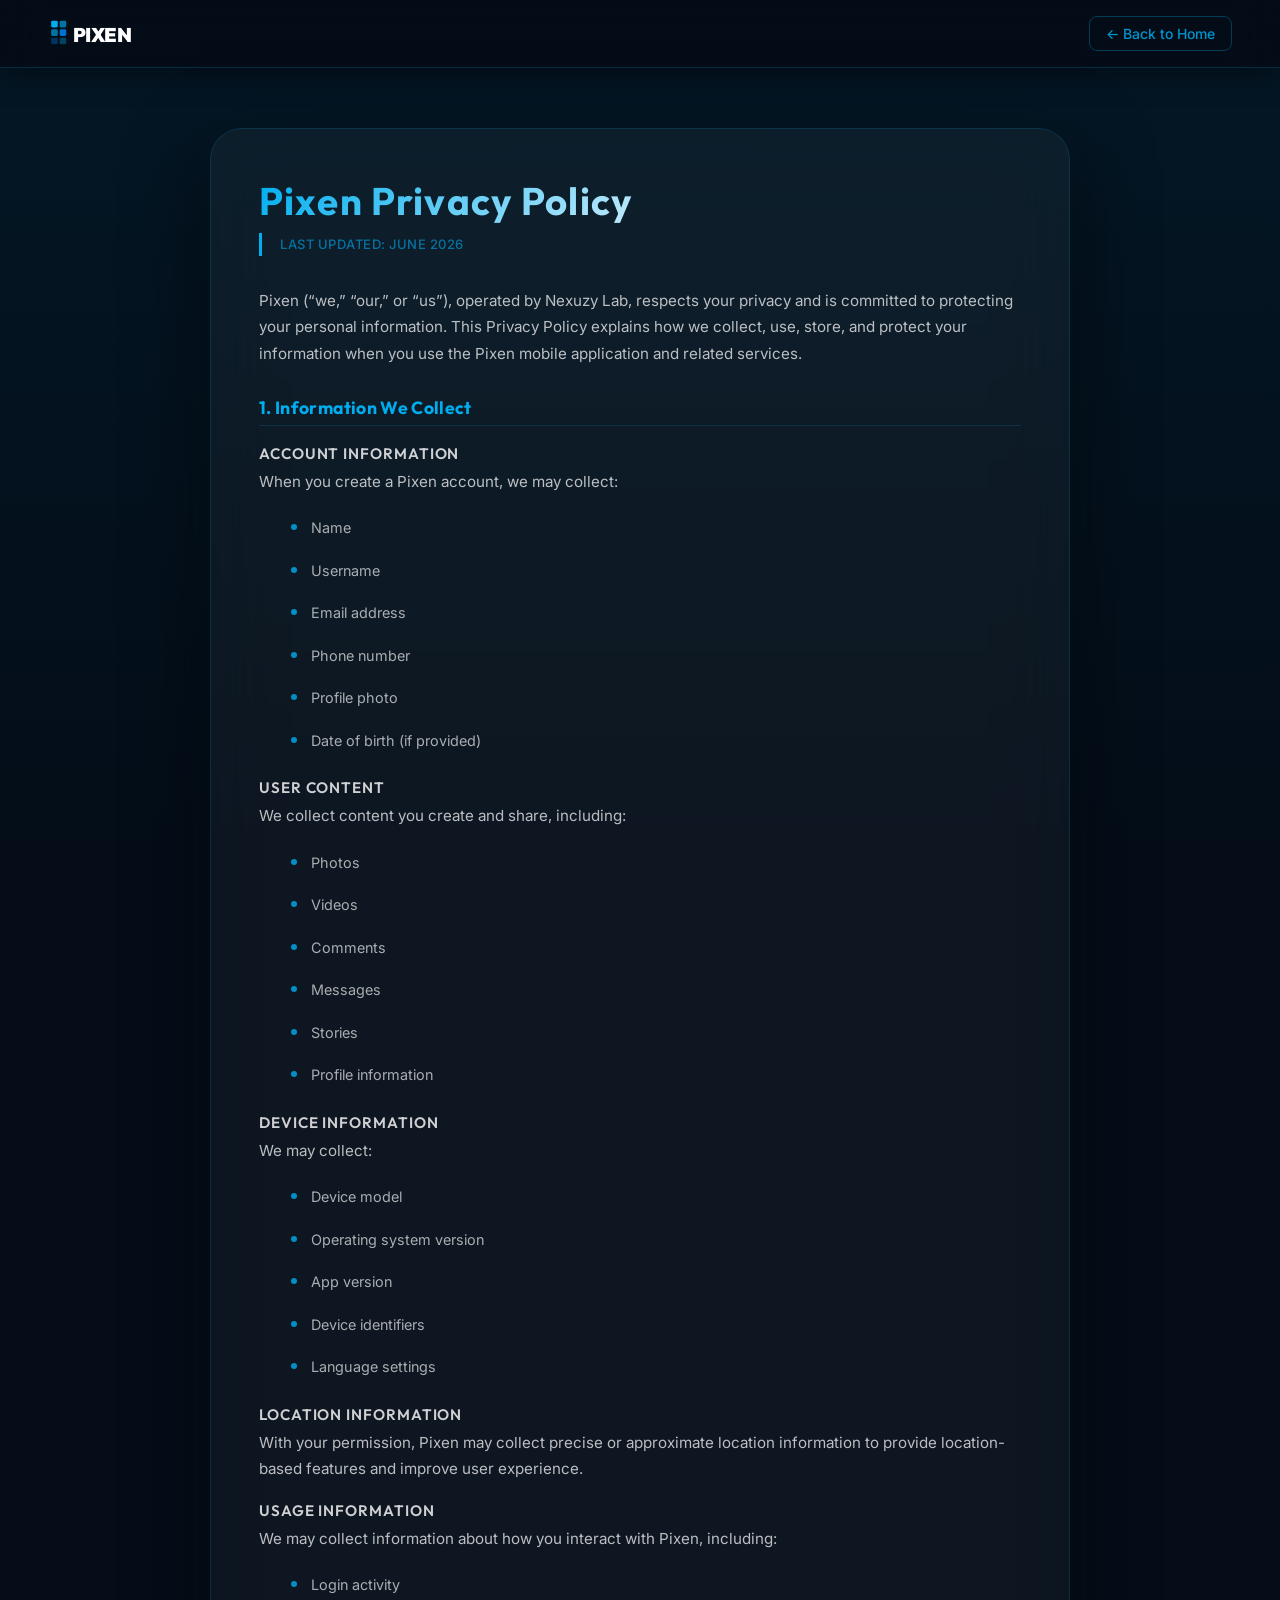
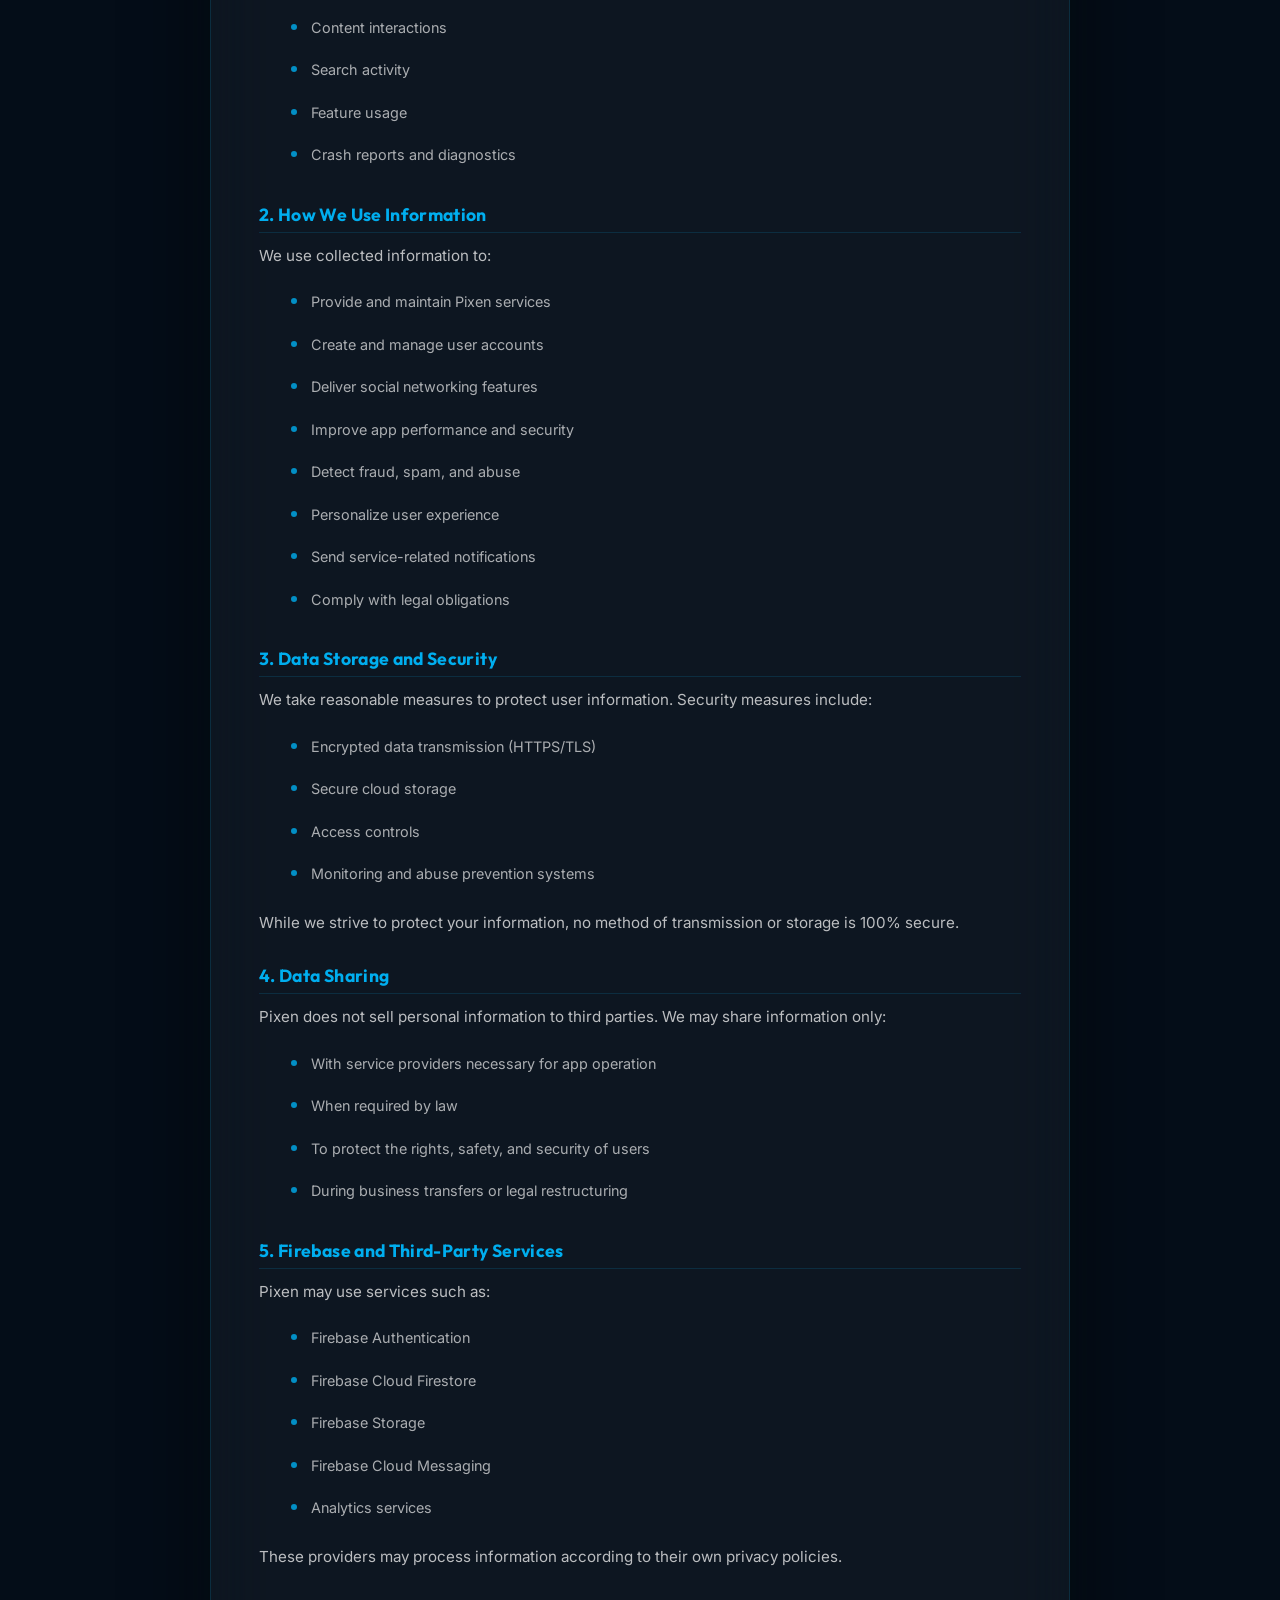
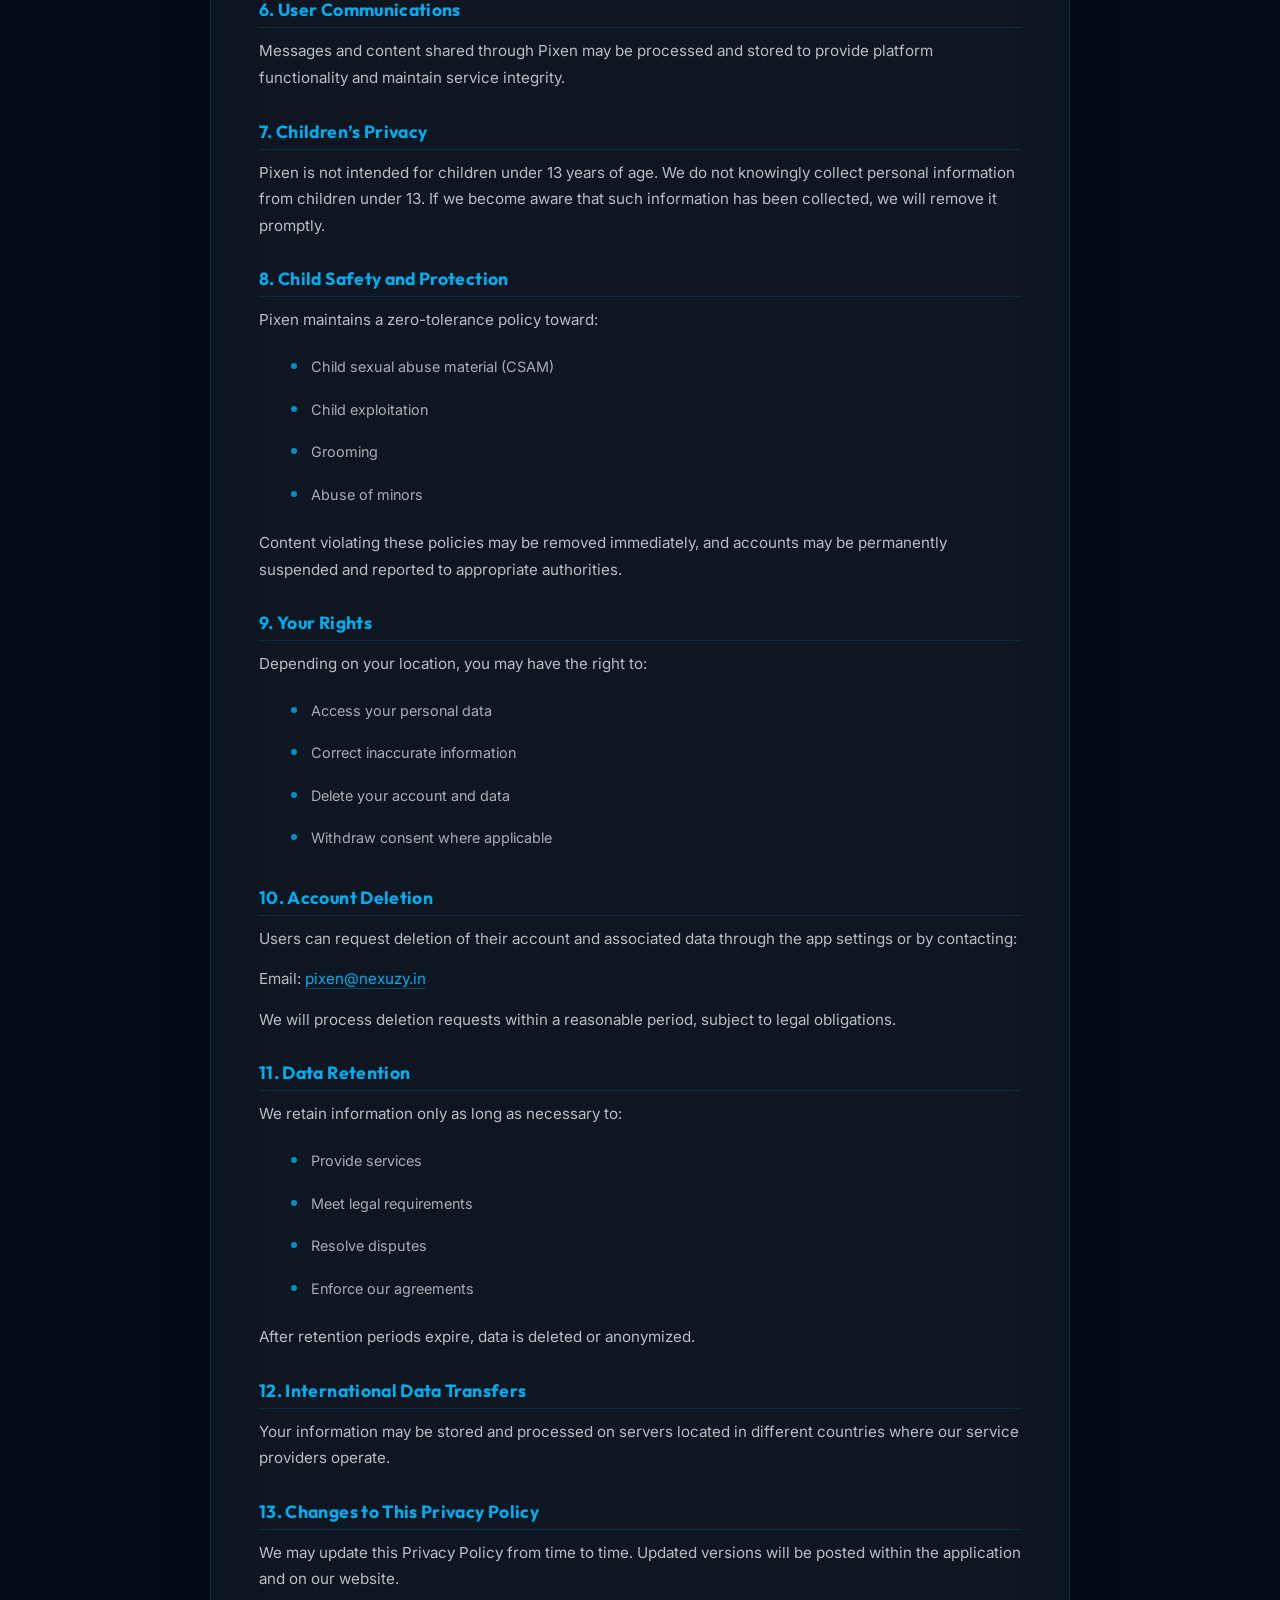
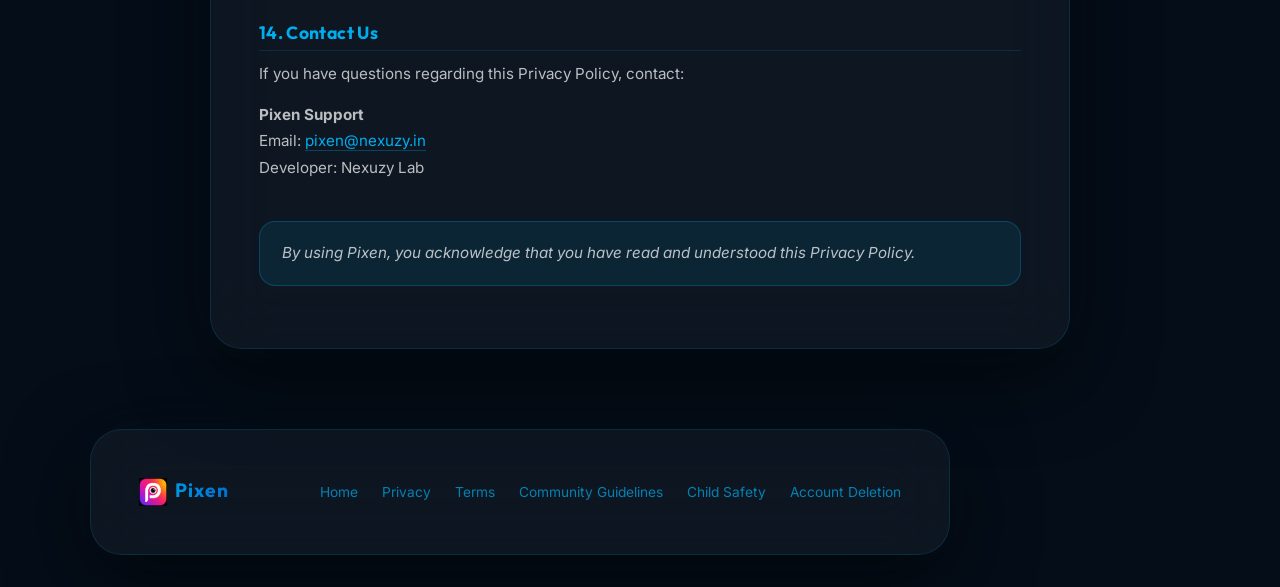
<file: new_privacy.html>
<!DOCTYPE html>
<html lang="en">
<head>
  <meta charset="UTF-8" />
  <meta name="viewport" content="width=device-width, initial-scale=1.0" />
  <title>Pixen – Privacy Policy</title>
  <link rel="icon" type="image/png" href="assets/icon.png" />
  <link rel="preconnect" href="https://fonts.googleapis.com">
  <link rel="preconnect" href="https://fonts.gstatic.com" crossorigin>
  <link href="https://fonts.googleapis.com/css2?family=Outfit:wght@400;600;700&family=Inter:wght@400;500&display=swap" rel="stylesheet">
  <link rel="stylesheet" href="assets/css/style.css" />
<style>
body{background:#040d18;}
.nav-header{position:sticky;top:0;z-index:100;display:flex;align-items:center;justify-content:space-between;padding:16px 48px;background:rgba(4,13,24,.92);backdrop-filter:blur(20px);border-bottom:1px solid rgba(0,174,239,.2);box-shadow:0 4px 30px rgba(0,0,0,.5);}
.nav-home-link{color:rgba(0,174,239,.85);text-decoration:none;font-size:14px;font-weight:500;padding:8px 16px;border:1px solid rgba(0,174,239,.3);border-radius:8px;transition:all .25s;}
.nav-home-link:hover{background:rgba(0,174,239,.1);border-color:rgba(0,174,239,.6);color:#00AEEF;}
.section{min-height:unset!important;padding:60px 7vw 80px!important;}
.section.dark{background:linear-gradient(180deg,rgba(0,174,239,.06) 0%,#040d18 15%,#040d18 100%)!important;}
.glass-card{background:rgba(255,255,255,.04)!important;border:1px solid rgba(0,174,239,.15)!important;box-shadow:0 24px 80px rgba(0,0,0,.6),0 0 60px rgba(0,174,239,.04)!important;padding:48px!important;max-width:860px!important;}
.legal-content h2{font-size:clamp(1.8rem,3vw,2.5rem)!important;background:linear-gradient(135deg,#00AEEF,#fff 70%);-webkit-background-clip:text;-webkit-text-fill-color:transparent;margin-bottom:8px!important;}
.legal-content .last-updated{color:rgba(0,174,239,.6)!important;font-size:13px!important;letter-spacing:.5px;margin-bottom:32px!important;font-weight:500;}
.legal-content h3{color:#00AEEF!important;font-size:1.1rem!important;font-weight:700!important;margin:28px 0 10px!important;padding-bottom:6px;border-bottom:1px solid rgba(0,174,239,.15);}
.legal-content h4{color:rgba(255,255,255,.8)!important;font-size:.95rem!important;font-weight:600!important;margin:18px 0 6px!important;}
.legal-content p{color:rgba(255,255,255,.72)!important;line-height:1.75!important;font-size:.95rem!important;}
.legal-content ul{padding-left:20px;margin-bottom:16px;}
.legal-content ul li{color:rgba(255,255,255,.65)!important;font-size:.9rem!important;line-height:1.7!important;margin-bottom:4px;}
.legal-content ul li::marker{color:rgba(0,174,239,.6);}
.legal-content a{color:#00AEEF!important;text-decoration:none;border-bottom:1px solid rgba(0,174,239,.3);transition:border-color .2s;}
.legal-content a:hover{border-color:#00AEEF;}
footer{padding:32px 7vw!important;border-top:1px solid rgba(0,174,239,.15)!important;background:rgba(4,13,24,.95)!important;text-align:center;color:rgba(255,255,255,.3)!important;font-size:13px;}
footer a{color:rgba(0,174,239,.7)!important;text-decoration:none;}
footer a:hover{color:#00AEEF!important;}
</style>
</head>
<body>
  <header class="nav-header">
    <a href="index.html" class="nav-logo" aria-label="Pixen Home">
      <svg width="108" height="32" viewBox="0 0 108 34" fill="none" xmlns="http://www.w3.org/2000/svg" aria-label="Pixen" style="display:block;height:32px;width:auto;">
      <rect x="0" y="3" width="7" height="7" rx="1.5" fill="#00AEEF"/>
      <rect x="9" y="3" width="7" height="7" rx="1.5" fill="#00AEEF" opacity="0.65"/>
      <rect x="0" y="12" width="7" height="7" rx="1.5" fill="#00AEEF" opacity="0.65"/>
      <rect x="9" y="12" width="7" height="7" rx="1.5" fill="#0070D1"/>
      <rect x="0" y="21" width="7" height="7" rx="1.5" fill="#0070D1" opacity="0.4"/>
      <rect x="9" y="21" width="7" height="7" rx="1.5" fill="#00AEEF" opacity="0.35"/>
      <text x="23" y="25" font-family="Outfit,sans-serif" font-weight="900" font-size="21" letter-spacing="-0.5" fill="white">PIXEN</text>
    </svg>
    </a>
    <a href="index.html" class="nav-home-link">&larr; Back to Home</a>
  </header>

  <main class="section dark">
    <div class="section-content glass-card legal-content">
      <h2>Pixen Privacy Policy</h2>
      <p class="last-updated">Last Updated: June 2026</p>

      <p>Pixen (&ldquo;we,&rdquo; &ldquo;our,&rdquo; or &ldquo;us&rdquo;), operated by Nexuzy Lab, respects your privacy and is committed to protecting your personal information. This Privacy Policy explains how we collect, use, store, and protect your information when you use the Pixen mobile application and related services.</p>

      <h3>1. Information We Collect</h3>

      <h4>Account Information</h4>
      <p>When you create a Pixen account, we may collect:</p>
      <ul>
        <li>Name</li>
        <li>Username</li>
        <li>Email address</li>
        <li>Phone number</li>
        <li>Profile photo</li>
        <li>Date of birth (if provided)</li>
      </ul>

      <h4>User Content</h4>
      <p>We collect content you create and share, including:</p>
      <ul>
        <li>Photos</li>
        <li>Videos</li>
        <li>Comments</li>
        <li>Messages</li>
        <li>Stories</li>
        <li>Profile information</li>
      </ul>

      <h4>Device Information</h4>
      <p>We may collect:</p>
      <ul>
        <li>Device model</li>
        <li>Operating system version</li>
        <li>App version</li>
        <li>Device identifiers</li>
        <li>Language settings</li>
      </ul>

      <h4>Location Information</h4>
      <p>With your permission, Pixen may collect precise or approximate location information to provide location-based features and improve user experience.</p>

      <h4>Usage Information</h4>
      <p>We may collect information about how you interact with Pixen, including:</p>
      <ul>
        <li>Login activity</li>
        <li>Content interactions</li>
        <li>Search activity</li>
        <li>Feature usage</li>
        <li>Crash reports and diagnostics</li>
      </ul>

      <h3>2. How We Use Information</h3>
      <p>We use collected information to:</p>
      <ul>
        <li>Provide and maintain Pixen services</li>
        <li>Create and manage user accounts</li>
        <li>Deliver social networking features</li>
        <li>Improve app performance and security</li>
        <li>Detect fraud, spam, and abuse</li>
        <li>Personalize user experience</li>
        <li>Send service-related notifications</li>
        <li>Comply with legal obligations</li>
      </ul>

      <h3>3. Data Storage and Security</h3>
      <p>We take reasonable measures to protect user information. Security measures include:</p>
      <ul>
        <li>Encrypted data transmission (HTTPS/TLS)</li>
        <li>Secure cloud storage</li>
        <li>Access controls</li>
        <li>Monitoring and abuse prevention systems</li>
      </ul>
      <p>While we strive to protect your information, no method of transmission or storage is 100% secure.</p>

      <h3>4. Data Sharing</h3>
      <p>Pixen does not sell personal information to third parties. We may share information only:</p>
      <ul>
        <li>With service providers necessary for app operation</li>
        <li>When required by law</li>
        <li>To protect the rights, safety, and security of users</li>
        <li>During business transfers or legal restructuring</li>
      </ul>

      <h3>5. Firebase and Third-Party Services</h3>
      <p>Pixen may use services such as:</p>
      <ul>
        <li>Firebase Authentication</li>
        <li>Firebase Cloud Firestore</li>
        <li>Firebase Storage</li>
        <li>Firebase Cloud Messaging</li>
        <li>Analytics services</li>
      </ul>
      <p>These providers may process information according to their own privacy policies.</p>

      <h3>6. User Communications</h3>
      <p>Messages and content shared through Pixen may be processed and stored to provide platform functionality and maintain service integrity.</p>

      <h3>7. Children&rsquo;s Privacy</h3>
      <p>Pixen is not intended for children under 13 years of age. We do not knowingly collect personal information from children under 13. If we become aware that such information has been collected, we will remove it promptly.</p>

      <h3>8. Child Safety and Protection</h3>
      <p>Pixen maintains a zero-tolerance policy toward:</p>
      <ul>
        <li>Child sexual abuse material (CSAM)</li>
        <li>Child exploitation</li>
        <li>Grooming</li>
        <li>Abuse of minors</li>
      </ul>
      <p>Content violating these policies may be removed immediately, and accounts may be permanently suspended and reported to appropriate authorities.</p>

      <h3>9. Your Rights</h3>
      <p>Depending on your location, you may have the right to:</p>
      <ul>
        <li>Access your personal data</li>
        <li>Correct inaccurate information</li>
        <li>Delete your account and data</li>
        <li>Withdraw consent where applicable</li>
      </ul>

      <h3>10. Account Deletion</h3>
      <p>Users can request deletion of their account and associated data through the app settings or by contacting:</p>
      <p>Email: <a href="mailto:pixen@nexuzy.in">pixen@nexuzy.in</a></p>
      <p>We will process deletion requests within a reasonable period, subject to legal obligations.</p>

      <h3>11. Data Retention</h3>
      <p>We retain information only as long as necessary to:</p>
      <ul>
        <li>Provide services</li>
        <li>Meet legal requirements</li>
        <li>Resolve disputes</li>
        <li>Enforce our agreements</li>
      </ul>
      <p>After retention periods expire, data is deleted or anonymized.</p>

      <h3>12. International Data Transfers</h3>
      <p>Your information may be stored and processed on servers located in different countries where our service providers operate.</p>

      <h3>13. Changes to This Privacy Policy</h3>
      <p>We may update this Privacy Policy from time to time. Updated versions will be posted within the application and on our website.</p>

      <h3>14. Contact Us</h3>
      <p>If you have questions regarding this Privacy Policy, contact:</p>
      <p><strong>Pixen Support</strong><br />
      Email: <a href="mailto:pixen@nexuzy.in">pixen@nexuzy.in</a><br />
      Developer: Nexuzy Lab</p>

      <p class="legal-acknowledgement">By using Pixen, you acknowledge that you have read and understood this Privacy Policy.</p>
    </div>
  </main>

  <footer class="footer glass-card">
    <div class="footer-inner">
      <div class="footer-logo">
        <img src="assets/icon.png" alt="Pixen" width="28" height="28" loading="lazy" style="height:28px;width:auto;object-fit:contain;vertical-align:middle;margin-right:8px;" />Pixen
      </div>
      <nav class="footer-nav">
        <a href="index.html">Home</a>
        <a href="privacy-policy.html">Privacy</a>
        <a href="terms.html">Terms</a>
        <a href="community-guidelines.html">Community Guidelines</a>
        <a href="child-safety.html">Child Safety</a>
        <a href="account-deletion.html">Account Deletion</a>
      </nav>
    </div>
  </footer>
</body>
</html>
</file>
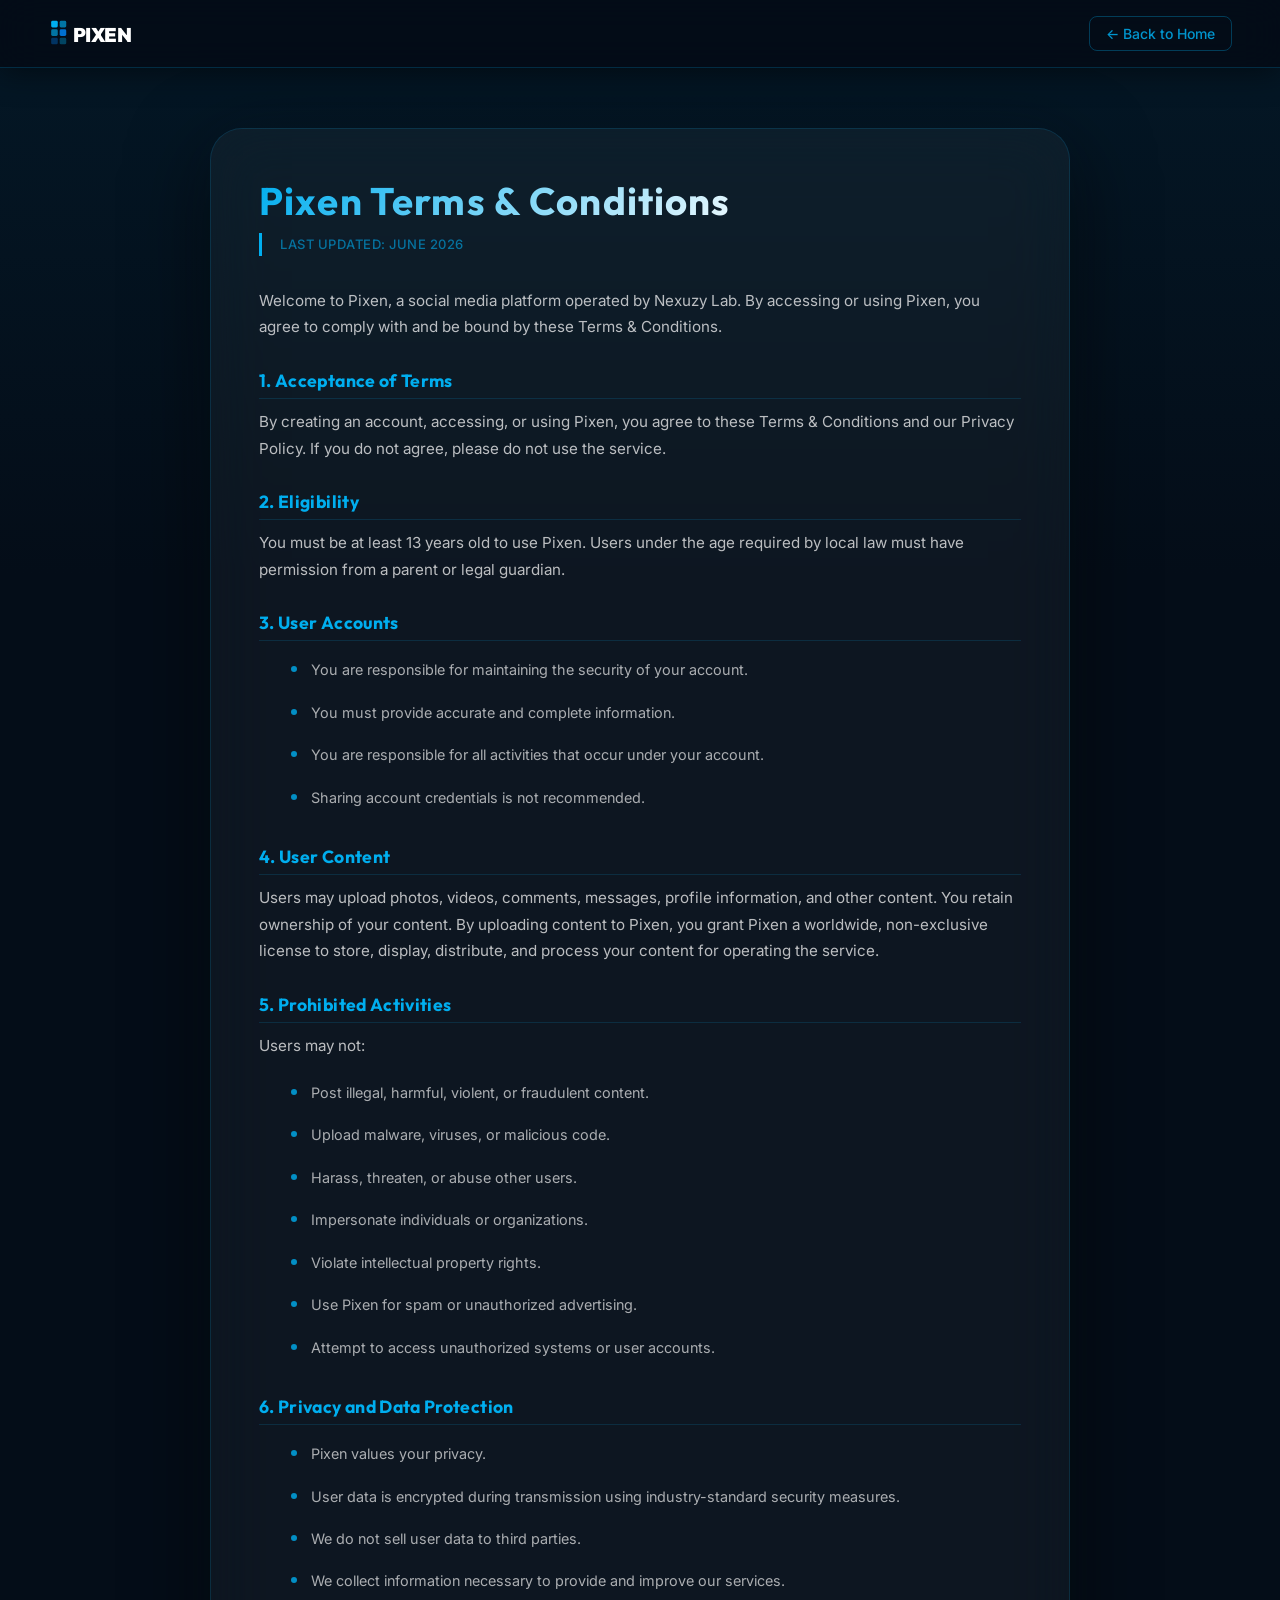
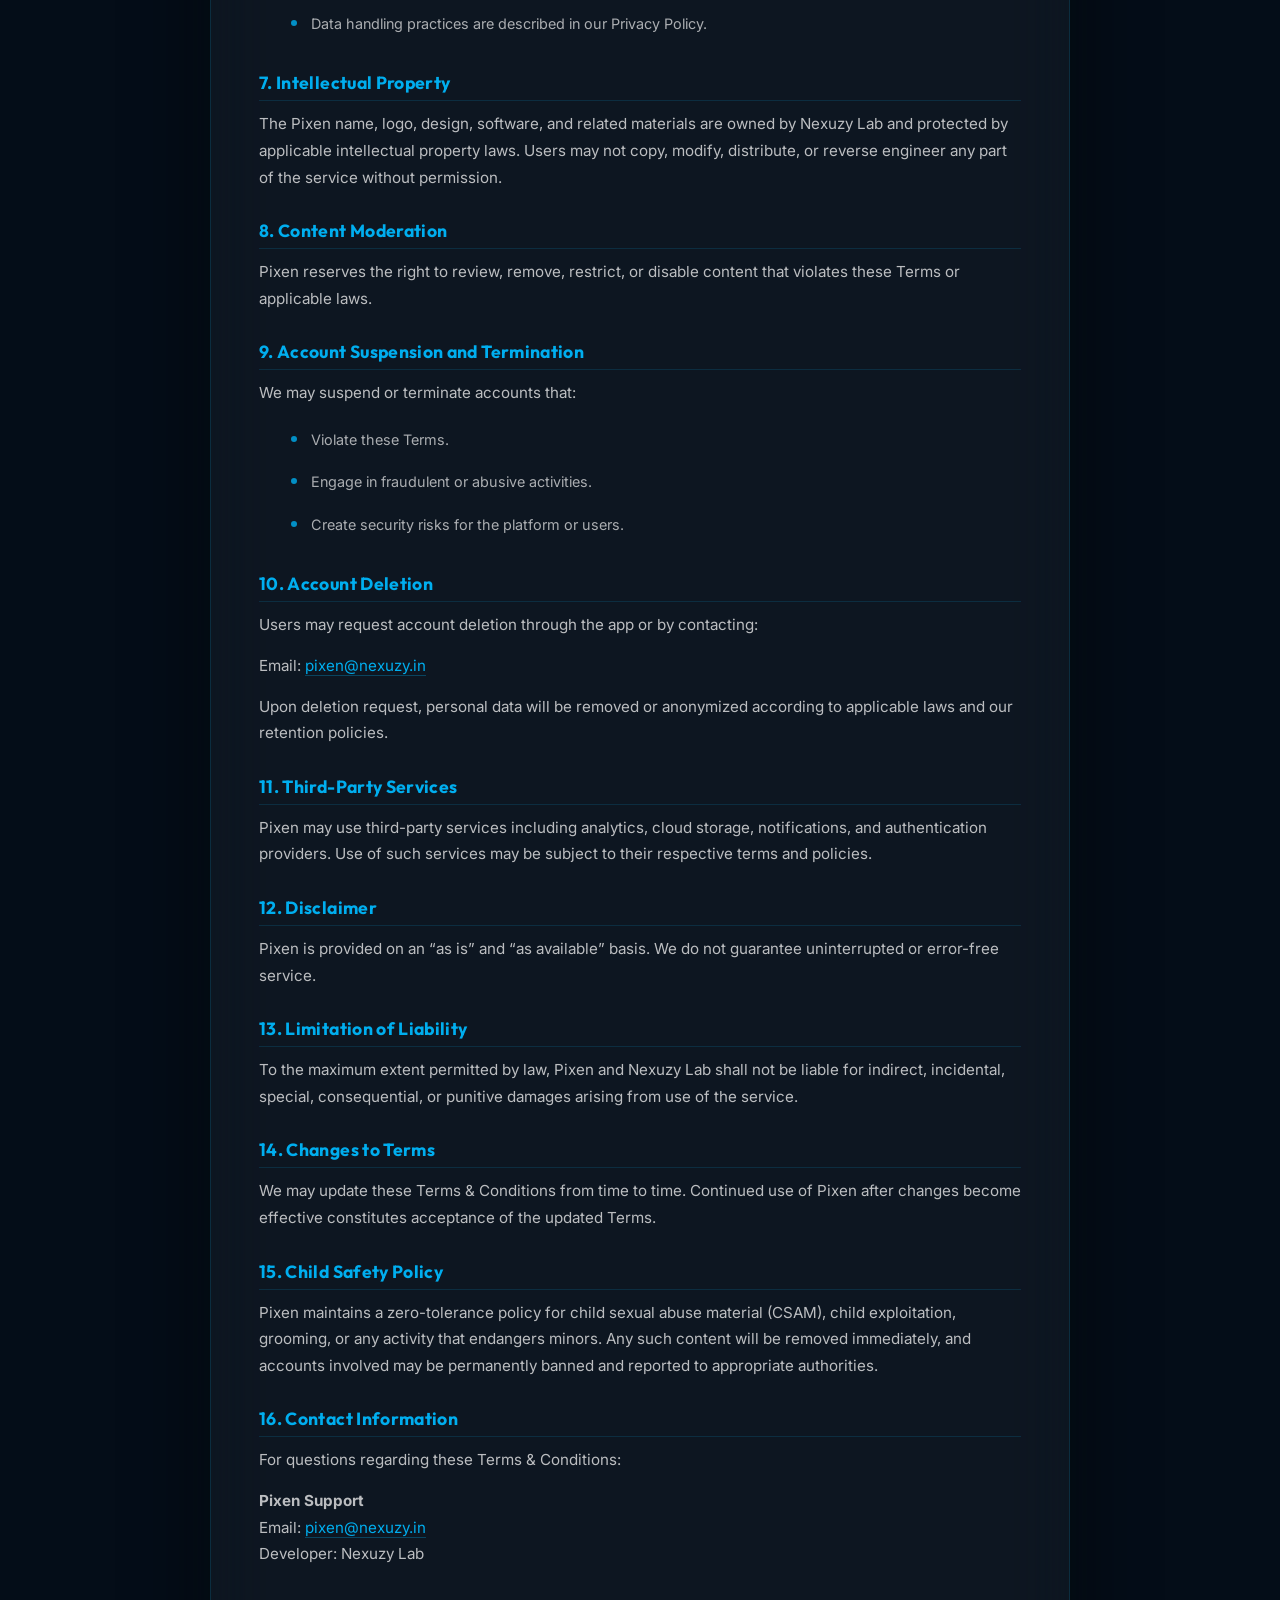
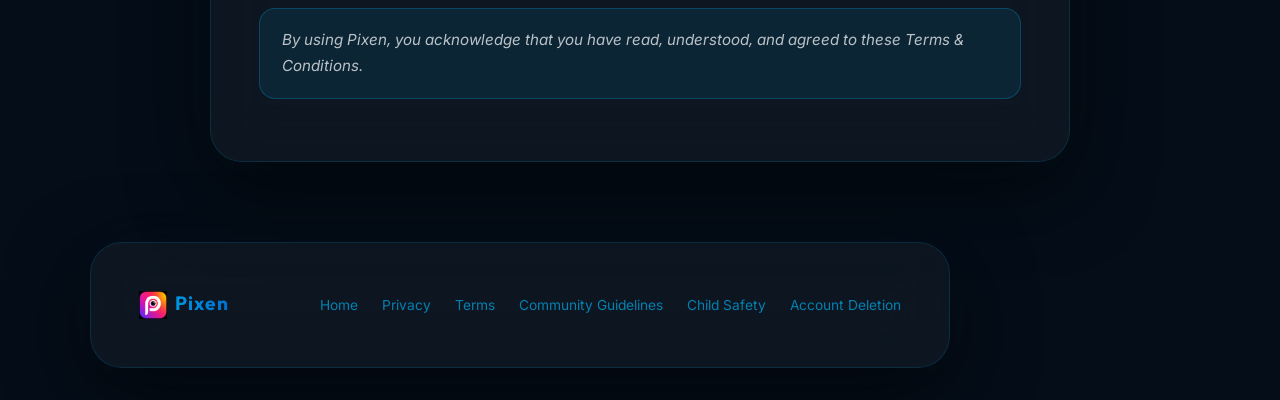
<file: new_terms.html>
<!DOCTYPE html>
<html lang="en">
<head>
  <meta charset="UTF-8" />
  <meta name="viewport" content="width=device-width, initial-scale=1.0" />
  <title>Pixen – Terms & Conditions</title>
  <link rel="icon" type="image/png" href="assets/icon.png" />
  <link rel="preconnect" href="https://fonts.googleapis.com">
  <link rel="preconnect" href="https://fonts.gstatic.com" crossorigin>
  <link href="https://fonts.googleapis.com/css2?family=Outfit:wght@400;600;700&family=Inter:wght@400;500&display=swap" rel="stylesheet">
  <link rel="stylesheet" href="assets/css/style.css" />
<style>
body{background:#040d18;}
.nav-header{position:sticky;top:0;z-index:100;display:flex;align-items:center;justify-content:space-between;padding:16px 48px;background:rgba(4,13,24,.92);backdrop-filter:blur(20px);border-bottom:1px solid rgba(0,174,239,.2);box-shadow:0 4px 30px rgba(0,0,0,.5);}
.nav-home-link{color:rgba(0,174,239,.85);text-decoration:none;font-size:14px;font-weight:500;padding:8px 16px;border:1px solid rgba(0,174,239,.3);border-radius:8px;transition:all .25s;}
.nav-home-link:hover{background:rgba(0,174,239,.1);border-color:rgba(0,174,239,.6);color:#00AEEF;}
.section{min-height:unset!important;padding:60px 7vw 80px!important;}
.section.dark{background:linear-gradient(180deg,rgba(0,174,239,.06) 0%,#040d18 15%,#040d18 100%)!important;}
.glass-card{background:rgba(255,255,255,.04)!important;border:1px solid rgba(0,174,239,.15)!important;box-shadow:0 24px 80px rgba(0,0,0,.6),0 0 60px rgba(0,174,239,.04)!important;padding:48px!important;max-width:860px!important;}
.legal-content h2{font-size:clamp(1.8rem,3vw,2.5rem)!important;background:linear-gradient(135deg,#00AEEF,#fff 70%);-webkit-background-clip:text;-webkit-text-fill-color:transparent;margin-bottom:8px!important;}
.legal-content .last-updated{color:rgba(0,174,239,.6)!important;font-size:13px!important;letter-spacing:.5px;margin-bottom:32px!important;font-weight:500;}
.legal-content h3{color:#00AEEF!important;font-size:1.1rem!important;font-weight:700!important;margin:28px 0 10px!important;padding-bottom:6px;border-bottom:1px solid rgba(0,174,239,.15);}
.legal-content h4{color:rgba(255,255,255,.8)!important;font-size:.95rem!important;font-weight:600!important;margin:18px 0 6px!important;}
.legal-content p{color:rgba(255,255,255,.72)!important;line-height:1.75!important;font-size:.95rem!important;}
.legal-content ul{padding-left:20px;margin-bottom:16px;}
.legal-content ul li{color:rgba(255,255,255,.65)!important;font-size:.9rem!important;line-height:1.7!important;margin-bottom:4px;}
.legal-content ul li::marker{color:rgba(0,174,239,.6);}
.legal-content a{color:#00AEEF!important;text-decoration:none;border-bottom:1px solid rgba(0,174,239,.3);transition:border-color .2s;}
.legal-content a:hover{border-color:#00AEEF;}
footer{padding:32px 7vw!important;border-top:1px solid rgba(0,174,239,.15)!important;background:rgba(4,13,24,.95)!important;text-align:center;color:rgba(255,255,255,.3)!important;font-size:13px;}
footer a{color:rgba(0,174,239,.7)!important;text-decoration:none;}
footer a:hover{color:#00AEEF!important;}
</style>
</head>
<body>
  <header class="nav-header">
    <a href="index.html" class="nav-logo" aria-label="Pixen Home">
      <svg width="108" height="32" viewBox="0 0 108 34" fill="none" xmlns="http://www.w3.org/2000/svg" aria-label="Pixen" style="display:block;height:32px;width:auto;">
      <rect x="0" y="3" width="7" height="7" rx="1.5" fill="#00AEEF"/>
      <rect x="9" y="3" width="7" height="7" rx="1.5" fill="#00AEEF" opacity="0.65"/>
      <rect x="0" y="12" width="7" height="7" rx="1.5" fill="#00AEEF" opacity="0.65"/>
      <rect x="9" y="12" width="7" height="7" rx="1.5" fill="#0070D1"/>
      <rect x="0" y="21" width="7" height="7" rx="1.5" fill="#0070D1" opacity="0.4"/>
      <rect x="9" y="21" width="7" height="7" rx="1.5" fill="#00AEEF" opacity="0.35"/>
      <text x="23" y="25" font-family="Outfit,sans-serif" font-weight="900" font-size="21" letter-spacing="-0.5" fill="white">PIXEN</text>
    </svg>
    </a>
    <a href="index.html" class="nav-home-link">&larr; Back to Home</a>
  </header>

  <main class="section dark">
    <div class="section-content glass-card legal-content">
      <h2>Pixen Terms &amp; Conditions</h2>
      <p class="last-updated">Last Updated: June 2026</p>

      <p>Welcome to Pixen, a social media platform operated by Nexuzy Lab. By accessing or using Pixen, you agree to comply with and be bound by these Terms &amp; Conditions.</p>

      <h3>1. Acceptance of Terms</h3>
      <p>By creating an account, accessing, or using Pixen, you agree to these Terms &amp; Conditions and our Privacy Policy. If you do not agree, please do not use the service.</p>

      <h3>2. Eligibility</h3>
      <p>You must be at least 13 years old to use Pixen. Users under the age required by local law must have permission from a parent or legal guardian.</p>

      <h3>3. User Accounts</h3>
      <ul>
        <li>You are responsible for maintaining the security of your account.</li>
        <li>You must provide accurate and complete information.</li>
        <li>You are responsible for all activities that occur under your account.</li>
        <li>Sharing account credentials is not recommended.</li>
      </ul>

      <h3>4. User Content</h3>
      <p>Users may upload photos, videos, comments, messages, profile information, and other content. You retain ownership of your content. By uploading content to Pixen, you grant Pixen a worldwide, non-exclusive license to store, display, distribute, and process your content for operating the service.</p>

      <h3>5. Prohibited Activities</h3>
      <p>Users may not:</p>
      <ul>
        <li>Post illegal, harmful, violent, or fraudulent content.</li>
        <li>Upload malware, viruses, or malicious code.</li>
        <li>Harass, threaten, or abuse other users.</li>
        <li>Impersonate individuals or organizations.</li>
        <li>Violate intellectual property rights.</li>
        <li>Use Pixen for spam or unauthorized advertising.</li>
        <li>Attempt to access unauthorized systems or user accounts.</li>
      </ul>

      <h3>6. Privacy and Data Protection</h3>
      <ul>
        <li>Pixen values your privacy.</li>
        <li>User data is encrypted during transmission using industry-standard security measures.</li>
        <li>We do not sell user data to third parties.</li>
        <li>We collect information necessary to provide and improve our services.</li>
        <li>Data handling practices are described in our Privacy Policy.</li>
      </ul>

      <h3>7. Intellectual Property</h3>
      <p>The Pixen name, logo, design, software, and related materials are owned by Nexuzy Lab and protected by applicable intellectual property laws. Users may not copy, modify, distribute, or reverse engineer any part of the service without permission.</p>

      <h3>8. Content Moderation</h3>
      <p>Pixen reserves the right to review, remove, restrict, or disable content that violates these Terms or applicable laws.</p>

      <h3>9. Account Suspension and Termination</h3>
      <p>We may suspend or terminate accounts that:</p>
      <ul>
        <li>Violate these Terms.</li>
        <li>Engage in fraudulent or abusive activities.</li>
        <li>Create security risks for the platform or users.</li>
      </ul>

      <h3>10. Account Deletion</h3>
      <p>Users may request account deletion through the app or by contacting:</p>
      <p>Email: <a href="mailto:pixen@nexuzy.in">pixen@nexuzy.in</a></p>
      <p>Upon deletion request, personal data will be removed or anonymized according to applicable laws and our retention policies.</p>

      <h3>11. Third-Party Services</h3>
      <p>Pixen may use third-party services including analytics, cloud storage, notifications, and authentication providers. Use of such services may be subject to their respective terms and policies.</p>

      <h3>12. Disclaimer</h3>
      <p>Pixen is provided on an &ldquo;as is&rdquo; and &ldquo;as available&rdquo; basis. We do not guarantee uninterrupted or error-free service.</p>

      <h3>13. Limitation of Liability</h3>
      <p>To the maximum extent permitted by law, Pixen and Nexuzy Lab shall not be liable for indirect, incidental, special, consequential, or punitive damages arising from use of the service.</p>

      <h3>14. Changes to Terms</h3>
      <p>We may update these Terms &amp; Conditions from time to time. Continued use of Pixen after changes become effective constitutes acceptance of the updated Terms.</p>

      <h3>15. Child Safety Policy</h3>
      <p>Pixen maintains a zero-tolerance policy for child sexual abuse material (CSAM), child exploitation, grooming, or any activity that endangers minors. Any such content will be removed immediately, and accounts involved may be permanently banned and reported to appropriate authorities.</p>

      <h3>16. Contact Information</h3>
      <p>For questions regarding these Terms &amp; Conditions:</p>
      <p><strong>Pixen Support</strong><br />
      Email: <a href="mailto:pixen@nexuzy.in">pixen@nexuzy.in</a><br />
      Developer: Nexuzy Lab</p>

      <p class="legal-acknowledgement">By using Pixen, you acknowledge that you have read, understood, and agreed to these Terms &amp; Conditions.</p>
    </div>
  </main>

  <footer class="footer glass-card">
    <div class="footer-inner">
      <div class="footer-logo">
        <img src="assets/icon.png" alt="Pixen" width="28" height="28" loading="lazy" style="height:28px;width:auto;object-fit:contain;vertical-align:middle;margin-right:8px;" />Pixen
      </div>
      <nav class="footer-nav">
        <a href="index.html">Home</a>
        <a href="privacy-policy.html">Privacy</a>
        <a href="terms.html">Terms</a>
        <a href="community-guidelines.html">Community Guidelines</a>
        <a href="child-safety.html">Child Safety</a>
        <a href="account-deletion.html">Account Deletion</a>
      </nav>
    </div>
  </footer>
</body>
</html>
</file>
<file: assets/css/style.css>
/* Core theme tokens */
:root {
  --pixen-sky: #00AEEF;
  --pixen-dark: #0070D1;
  --pixen-space: #071320;
  --pixen-white: #FFFFFF;

  --radius-xl: 32px;
  --radius-lg: 24px;
  --radius-md: 16px;
  --blur-glass: 30px;

  --shadow-soft: 0 24px 80px rgba(0, 0, 0, 0.45);
}

* {
  box-sizing: border-box;
}

body {
  margin: 0;
  min-height: 100vh;
  font-family: 'Inter', system-ui, -apple-system, BlinkMacSystemFont, sans-serif;
  color: var(--pixen-white);
  background: radial-gradient(circle at top, #00AEEF 0%, #071320 45%, #000000 100%);
  overflow-x: hidden;
}

main {
  position: relative;
}

.section {
  position: relative;
  min-height: 100vh;
  padding: 120px 7vw 80px;
  display: flex;
  flex-direction: column;
  justify-content: center;
}

.section.dark {
  background: radial-gradient(circle at top, rgba(0, 174, 239, 0.18), #020712 55%, #000000 100%);
}

.section-content {
  max-width: 640px;
  position: relative;
  z-index: 2;
}

h1, h2 {
  margin: 0 0 16px;
  font-family: 'Outfit', system-ui, sans-serif;
  letter-spacing: 0.04em;
}

h2 {
  font-size: clamp(2.4rem, 3.4vw, 3rem);
}

p {
  margin: 0 0 24px;
  font-size: 1rem;
  line-height: 1.6;
  color: rgba(255, 255, 255, 0.82);
}

/* Glassmorphism */
.glass-card {
  backdrop-filter: blur(var(--blur-glass));
  background: rgba(255, 255, 255, 0.08);
  border-radius: var(--radius-xl);
  border: 1px solid rgba(255, 255, 255, 0.1);
  box-shadow: var(--shadow-soft);
}

/* Hero */
.hero {
  display: grid;
  grid-template-columns: minmax(0, 1.1fr) minmax(0, 1.1fr);
  align-items: center;
}

.hero-inner {
  display: contents;
}

.hero-left {
  padding: 40px;
}

.brand {
  font-size: 1.4rem;
  text-transform: uppercase;
  color: var(--pixen-sky);
}

.hero-title {
  font-size: clamp(2.8rem, 4vw, 3.6rem);
  line-height: 1.1;
}

.hero-actions {
  display: flex;
  flex-wrap: wrap;
  gap: 16px;
  margin-top: 32px;
}

.btn {
  position: relative;
  display: inline-flex;
  align-items: center;
  justify-content: center;
  padding: 14px 28px;
  border-radius: 999px;
  font-family: 'Inter', system-ui;
  font-size: 0.95rem;
  border: none;
  cursor: pointer;
  transition: transform 0.22s ease, box-shadow 0.22s ease, background 0.22s ease;
}

.btn.primary {
  background: radial-gradient(circle at top left, #00AEEF, #0070D1);
  color: white;
  box-shadow: 0 16px 40px rgba(0, 174, 239, 0.7);
}

.btn.ghost {
  background: rgba(255, 255, 255, 0.06);
  color: white;
  border: 1px solid rgba(255, 255, 255, 0.45);
}

.btn:hover {
  transform: translateY(-2px);
  box-shadow: 0 24px 60px rgba(0, 0, 0, 0.55);
}

.phone-3d-holder,
.three-holder {
  position: relative;
  min-height: 360px;
  border-radius: var(--radius-xl);
  overflow: hidden;
}

/* Feature galaxy */
.feature-orbit {
  position: relative;
  display: flex;
  justify-content: center;
  align-items: center;
  margin-top: 40px;
}

.feature-center {
  padding: 16px 32px;
  font-weight: 600;
}

.feature-orbit-ring {
  position: absolute;
  width: 520px;
  height: 520px;
  border-radius: 999px;
  border: 1px dashed rgba(255, 255, 255, 0.14);
  display: flex;
  justify-content: center;
  align-items: center;
}

.feature-card {
  position: absolute;
  padding: 10px 18px;
  border-radius: 999px;
  border: 1px solid rgba(255, 255, 255, 0.2);
  background: rgba(7, 19, 32, 0.9);
  color: white;
  font-size: 0.85rem;
  cursor: pointer;
  backdrop-filter: blur(18px);
  transition: transform 0.22s ease, box-shadow 0.22s ease, background 0.22s ease;
}

.feature-card:hover {
  transform: scale(1.08) translateZ(0);
  box-shadow: 0 18px 48px rgba(0, 0, 0, 0.6);
  background: rgba(0, 174, 239, 0.35);
}

/* Simple orbit positions via nth-child */
.feature-card:nth-child(1) { transform: translate(-220px, -180px); }
.feature-card:nth-child(2) { transform: translate(0, -240px); }
.feature-card:nth-child(3) { transform: translate(220px, -180px); }
.feature-card:nth-child(4) { transform: translate(-260px, 0); }
.feature-card:nth-child(5) { transform: translate(260px, 0); }
.feature-card:nth-child(6) { transform: translate(-220px, 180px); }
.feature-card:nth-child(7) { transform: translate(0, 240px); }
.feature-card:nth-child(8) { transform: translate(220px, 180px); }
.feature-card:nth-child(9) { transform: translate(0, 0); }

/* Download section */
.download-section {
  display: grid;
  grid-template-columns: minmax(0, 1.1fr) minmax(0, 1.1fr);
  align-items: center;
}

.download-actions {
  display: flex;
  flex-wrap: wrap;
  gap: 18px;
  align-items: center;
}

.qr-card {
  padding: 16px 18px;
  display: inline-flex;
  flex-direction: column;
  align-items: center;
  gap: 8px;
}

.qr-placeholder {
  width: 80px;
  height: 80px;
  border-radius: 20px;
  background: rgba(0, 0, 0, 0.55);
  display: flex;
  align-items: center;
  justify-content: center;
  font-weight: 600;
}

/* Footer */
.footer {
  margin: 0 7vw 32px;
  padding: 20px 24px;
}

.footer-inner {
  display: flex;
  align-items: center;
  justify-content: space-between;
  flex-wrap: wrap;
  gap: 12px;
}

.footer-nav a {
  color: rgba(255, 255, 255, 0.82);
  text-decoration: none;
  font-size: 0.86rem;
  margin-left: 20px;
}

.footer-nav a:hover {
  color: var(--pixen-sky);
}

/* Pills */
.pill-list {
  list-style: none;
  padding: 0;
  margin: 24px 0 0;
  display: flex;
  flex-wrap: wrap;
  gap: 12px;
}

.pill-list li {
  padding: 8px 14px;
  border-radius: 999px;
  border: 1px solid rgba(255, 255, 255, 0.2);
  background: rgba(7, 19, 32, 0.9);
  font-size: 0.85rem;
}

/* Cursor */
#cursor {
  position: fixed;
  width: 18px;
  height: 18px;
  border-radius: 999px;
  background: radial-gradient(circle at center, #00AEEF, #0070D1);
  box-shadow: 0 0 24px rgba(0, 174, 239, 0.9);
  pointer-events: none;
  mix-blend-mode: screen;
  z-index: 9999;
}

/* =============================================
   NAV HEADER — Policy Pages Branding
   ============================================= */
.nav-header {
  position: fixed;
  top: 0;
  left: 0;
  right: 0;
  z-index: 100;
  display: flex;
  align-items: center;
  justify-content: space-between;
  padding: 18px 7vw;
  backdrop-filter: blur(24px);
  background: rgba(7, 19, 32, 0.72);
  border-bottom: 1px solid rgba(255, 255, 255, 0.08);
}

.nav-logo {
  display: flex;
  align-items: center;
  gap: 10px;
  text-decoration: none;
}

.nav-logo-wordmark {
  font-family: 'Outfit', system-ui, sans-serif;
  font-size: 1.35rem;
  font-weight: 700;
  letter-spacing: 0.06em;
  background: linear-gradient(90deg, #00AEEF, #0070D1);
  -webkit-background-clip: text;
  -webkit-text-fill-color: transparent;
  background-clip: text;
}

.nav-home-link {
  font-size: 0.85rem;
  color: rgba(255, 255, 255, 0.65);
  text-decoration: none;
  padding: 8px 18px;
  border-radius: 999px;
  border: 1px solid rgba(255, 255, 255, 0.18);
  transition: color 0.2s ease, border-color 0.2s ease, background 0.2s ease;
}

.nav-home-link:hover {
  color: var(--pixen-sky);
  border-color: var(--pixen-sky);
  background: rgba(0, 174, 239, 0.08);
}

/* =============================================
   LEGAL CONTENT — Policy Pages Typography
   ============================================= */
.legal-content {
  max-width: 760px;
  padding: 48px 52px;
  margin: 0 auto;
}

.legal-content h2 {
  font-size: clamp(1.8rem, 3vw, 2.4rem);
  background: linear-gradient(90deg, #00AEEF, #0070D1);
  -webkit-background-clip: text;
  -webkit-text-fill-color: transparent;
  background-clip: text;
  margin-bottom: 6px;
  letter-spacing: 0.03em;
}

.legal-content .last-updated {
  font-size: 0.82rem;
  color: rgba(255, 255, 255, 0.45);
  margin-bottom: 32px;
  letter-spacing: 0.04em;
  text-transform: uppercase;
}

.legal-content > p:first-of-type {
  font-size: 1.05rem;
  color: rgba(255, 255, 255, 0.75);
  line-height: 1.7;
  border-left: 3px solid var(--pixen-sky);
  padding-left: 18px;
  margin-bottom: 36px;
}

.legal-content h3 {
  font-family: 'Outfit', system-ui, sans-serif;
  font-size: 1.1rem;
  font-weight: 600;
  color: var(--pixen-sky);
  margin: 36px 0 10px;
  letter-spacing: 0.02em;
  padding-bottom: 8px;
  border-bottom: 1px solid rgba(0, 174, 239, 0.2);
}

.legal-content h4 {
  font-family: 'Outfit', system-ui, sans-serif;
  font-size: 0.95rem;
  font-weight: 600;
  color: rgba(255, 255, 255, 0.9);
  margin: 24px 0 8px;
  text-transform: uppercase;
  letter-spacing: 0.06em;
}

.legal-content p {
  color: rgba(255, 255, 255, 0.75);
  font-size: 0.97rem;
  line-height: 1.75;
  margin-bottom: 14px;
}

.legal-content ul,
.legal-content ol {
  margin: 8px 0 18px 0;
  padding-left: 0;
  list-style: none;
}

.legal-content ul li,
.legal-content ol li {
  position: relative;
  padding: 7px 12px 7px 32px;
  font-size: 0.95rem;
  color: rgba(255, 255, 255, 0.78);
  line-height: 1.6;
  border-radius: 8px;
  transition: background 0.18s ease;
}

.legal-content ul li::before {
  content: '';
  position: absolute;
  left: 12px;
  top: 15px;
  width: 6px;
  height: 6px;
  border-radius: 50%;
  background: var(--pixen-sky);
  opacity: 0.8;
}

.legal-content ol {
  counter-reset: legal-counter;
}

.legal-content ol li {
  counter-increment: legal-counter;
}

.legal-content ol li::before {
  content: counter(legal-counter);
  position: absolute;
  left: 8px;
  top: 7px;
  width: 20px;
  height: 20px;
  border-radius: 50%;
  background: linear-gradient(135deg, #00AEEF, #0070D1);
  color: #fff;
  font-size: 0.72rem;
  font-weight: 700;
  display: flex;
  align-items: center;
  justify-content: center;
  line-height: 1;
  text-align: center;
}

.legal-content ul li:hover,
.legal-content ol li:hover {
  background: rgba(0, 174, 239, 0.07);
}

.legal-content a {
  color: var(--pixen-sky);
  text-decoration: none;
  border-bottom: 1px solid rgba(0, 174, 239, 0.35);
  transition: border-color 0.2s ease, color 0.2s ease;
}

.legal-content a:hover {
  color: #fff;
  border-bottom-color: #fff;
}

.legal-content .legal-acknowledgement {
  margin-top: 40px;
  padding: 18px 22px;
  border-radius: var(--radius-md);
  background: rgba(0, 174, 239, 0.1);
  border: 1px solid rgba(0, 174, 239, 0.25);
  font-size: 0.9rem;
  color: rgba(255, 255, 255, 0.7);
  font-style: italic;
  line-height: 1.6;
}

/* Footer logo text */
.footer-logo {
  font-family: 'Outfit', system-ui, sans-serif;
  font-size: 1.2rem;
  font-weight: 700;
  letter-spacing: 0.06em;
  background: linear-gradient(90deg, #00AEEF, #0070D1);
  -webkit-background-clip: text;
  -webkit-text-fill-color: transparent;
  background-clip: text;
}

/* Responsive */
@media (max-width: 960px) {
  .hero,
  .download-section {
    grid-template-columns: minmax(0, 1fr);
    row-gap: 40px;
  }

  .hero-left,
  .footer {
    padding: 24px;
  }

  .section {
    padding: 96px 5vw 64px;
  }

  .feature-orbit-ring {
    transform: scale(0.76);
  }

  .legal-content {
    padding: 32px 28px;
  }

  .nav-header {
    padding: 14px 5vw;
  }
}

@media (max-width: 640px) {
  .footer-nav a {
    margin-left: 12px;
  }

  .legal-content {
    padding: 24px 18px;
  }

  .legal-content h2 {
    font-size: 1.6rem;
  }
}
</file>
